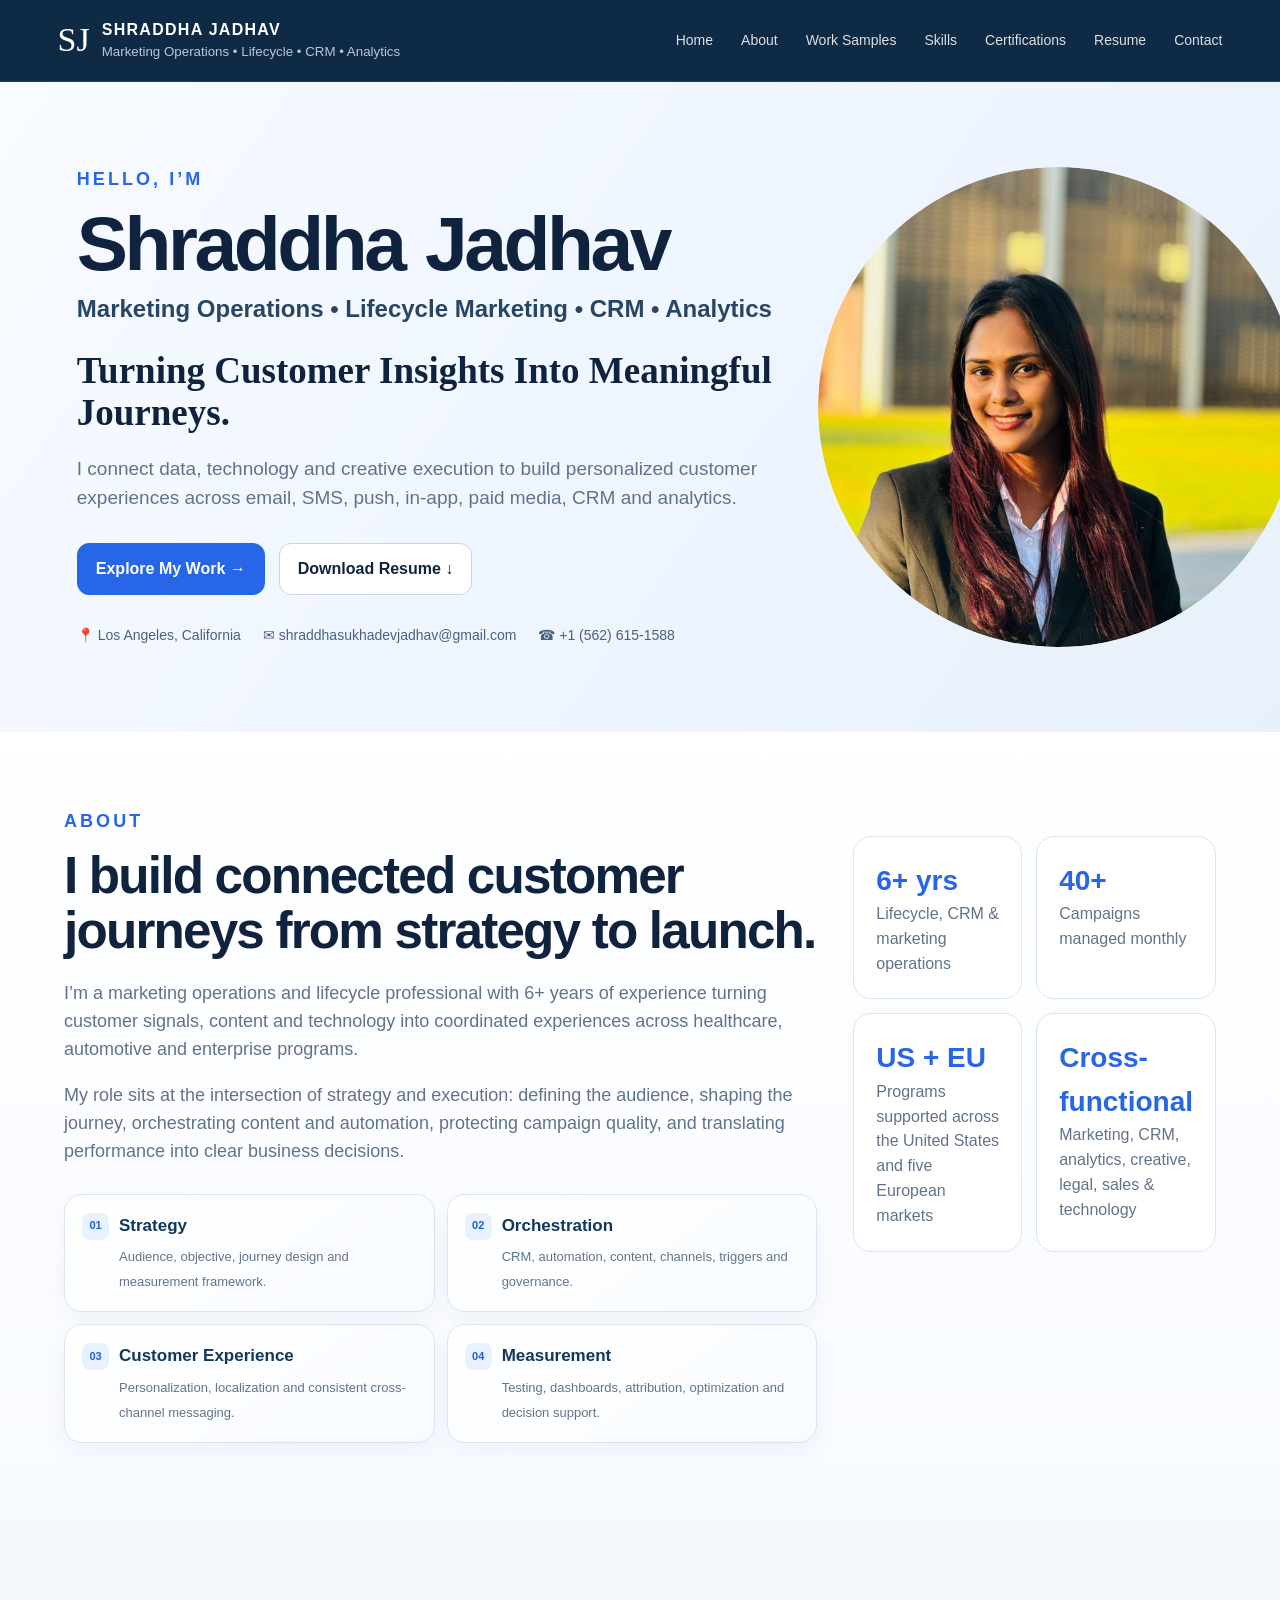
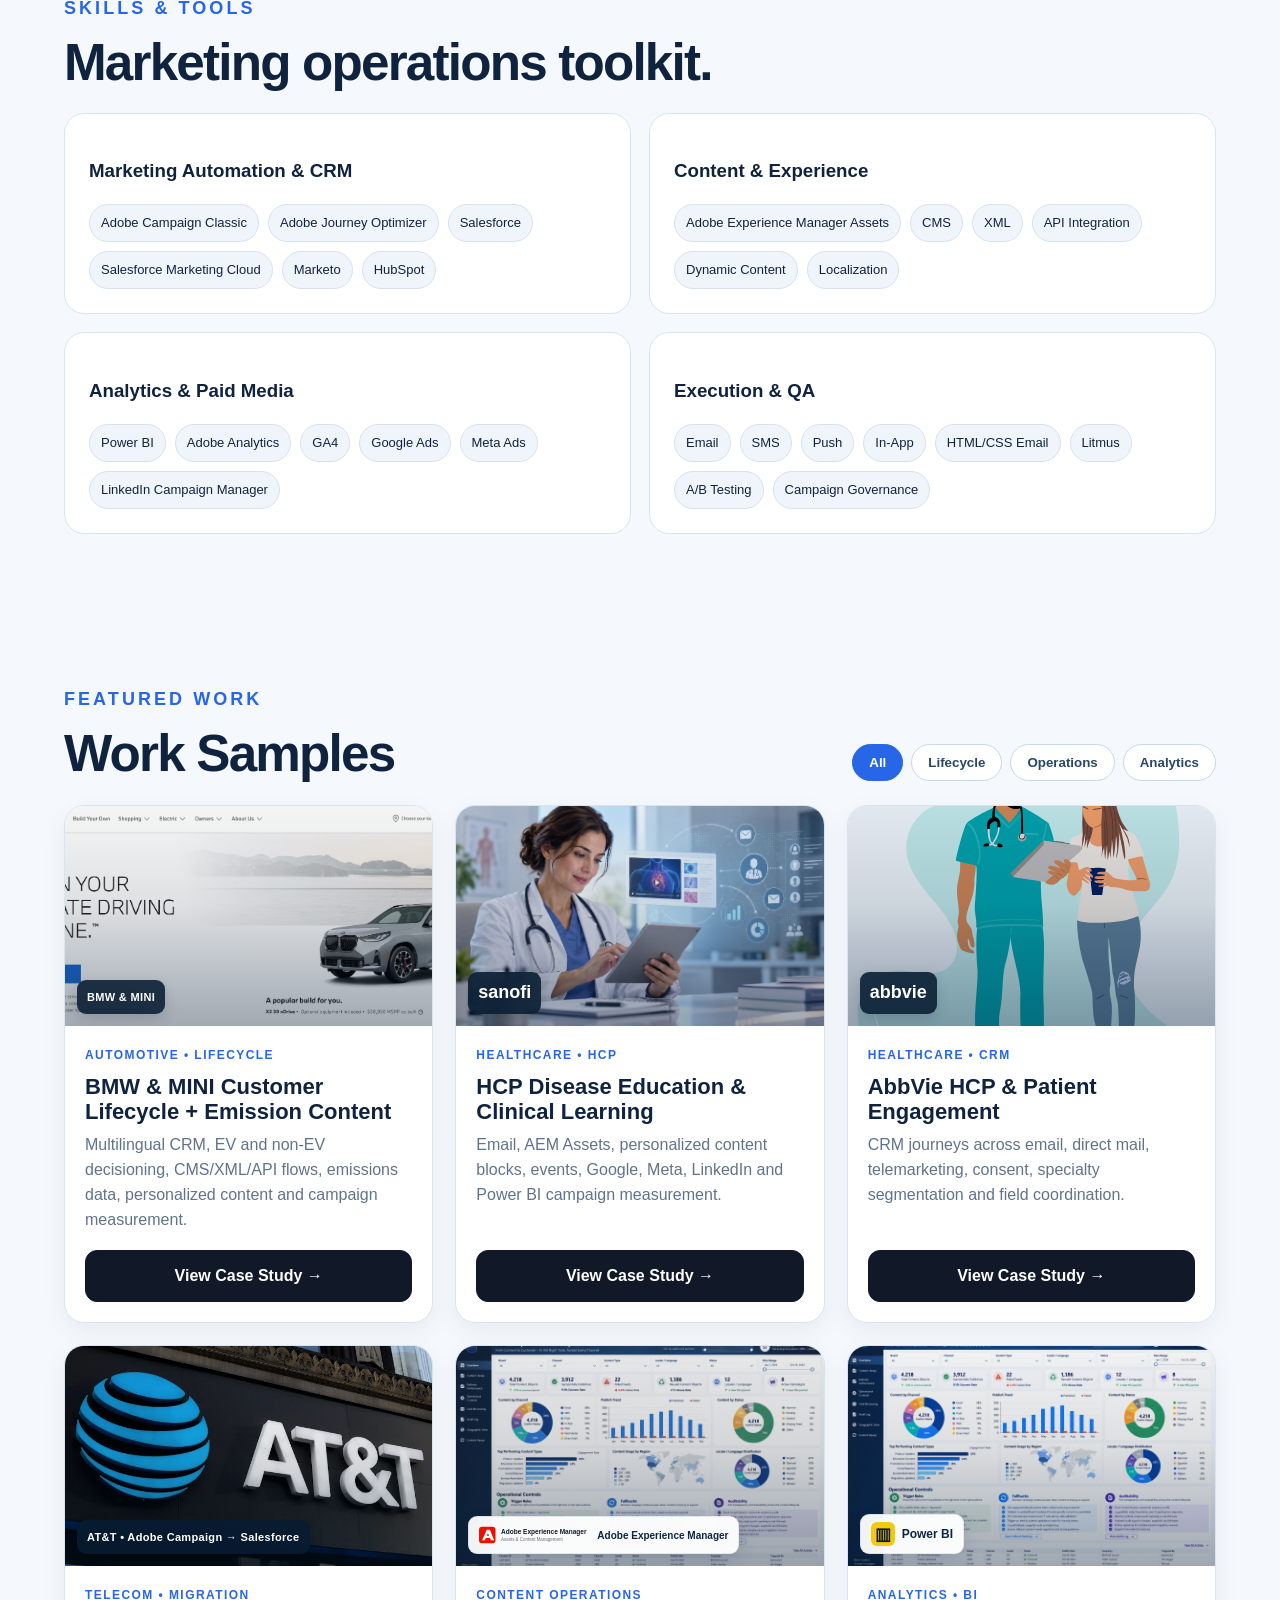
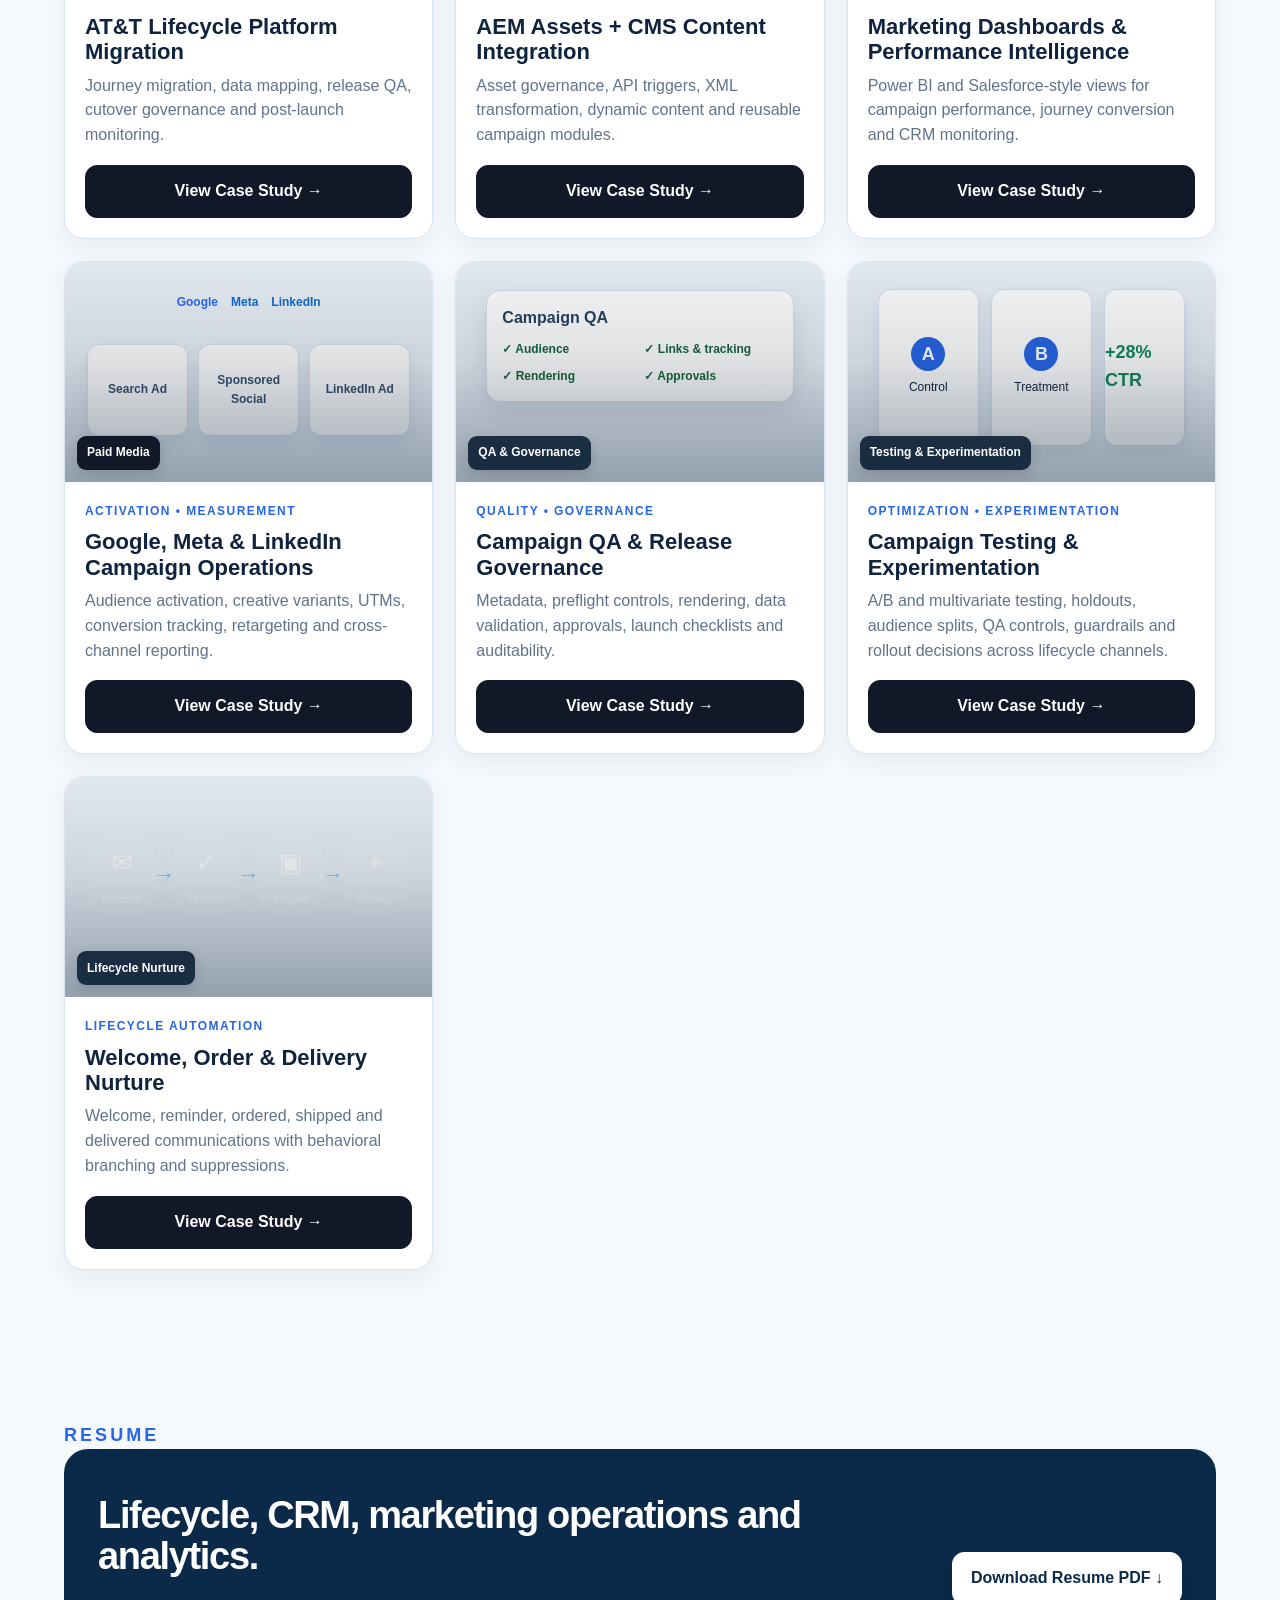
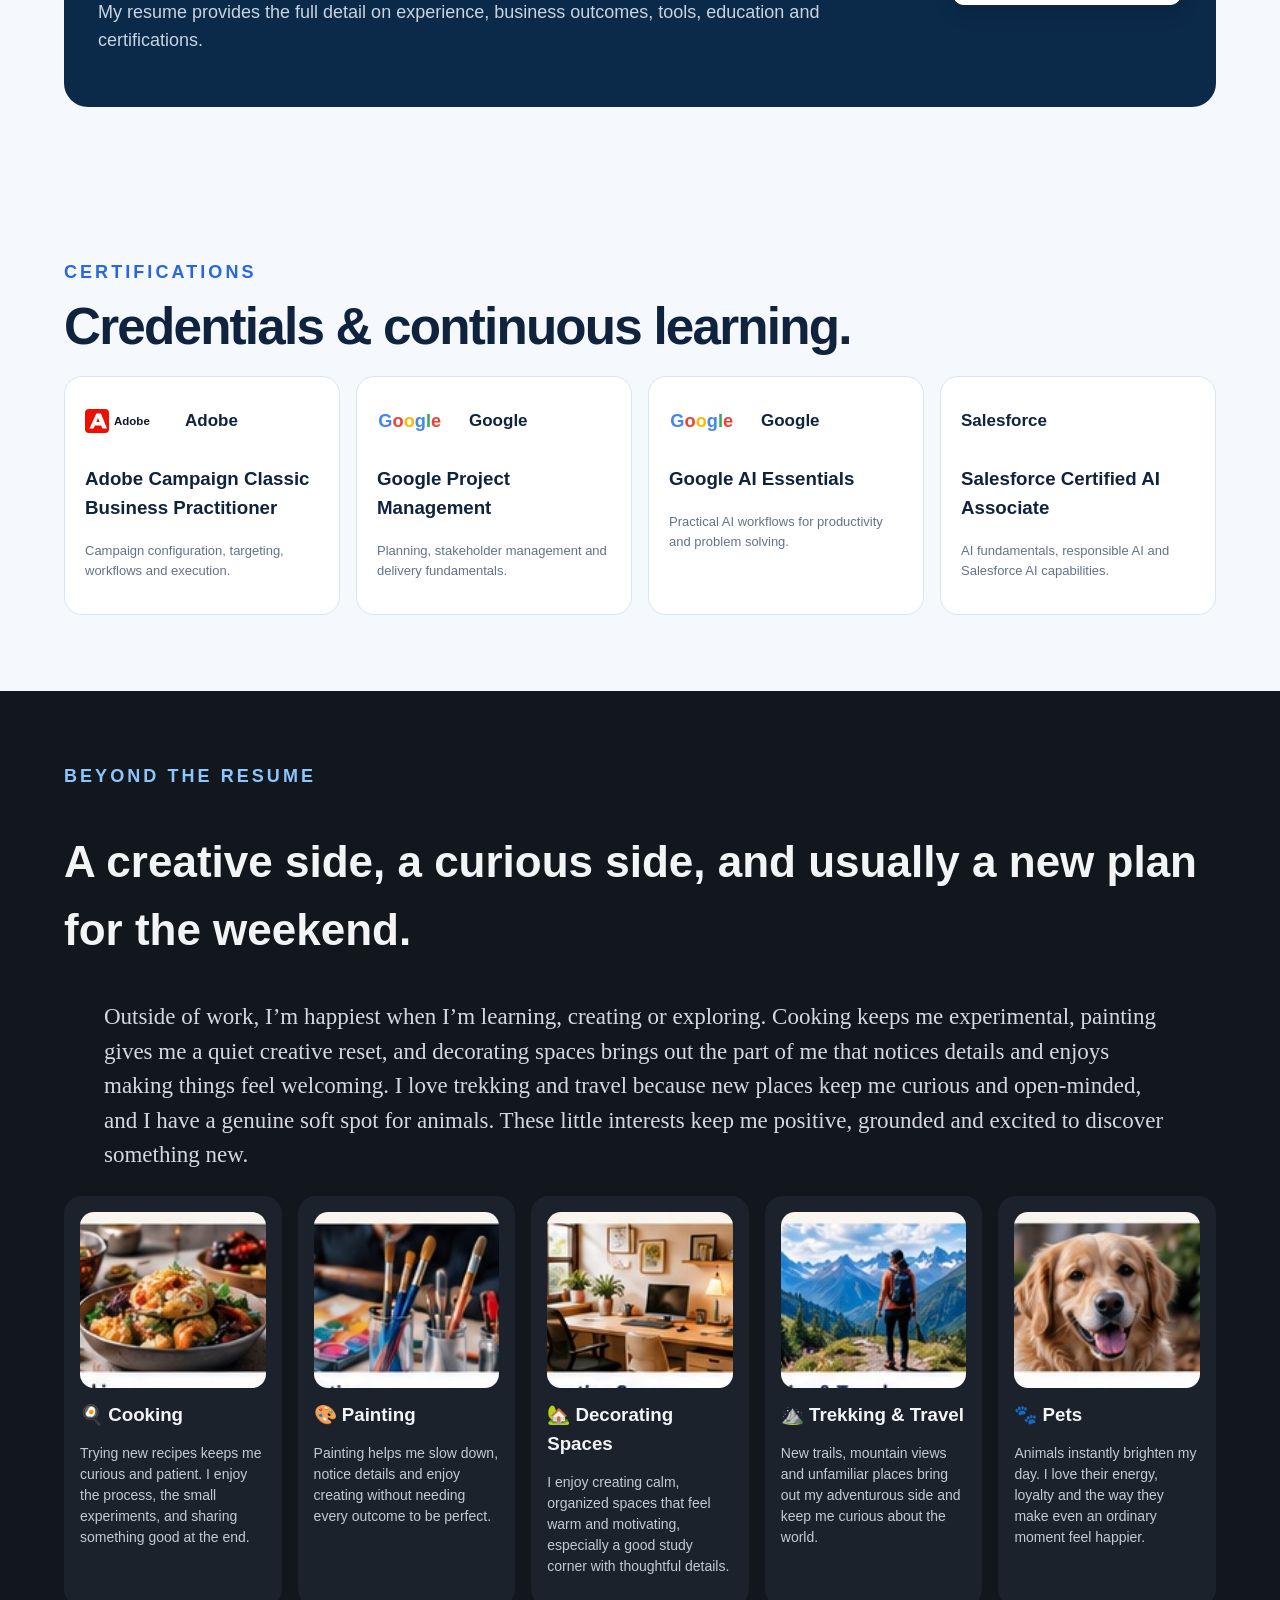
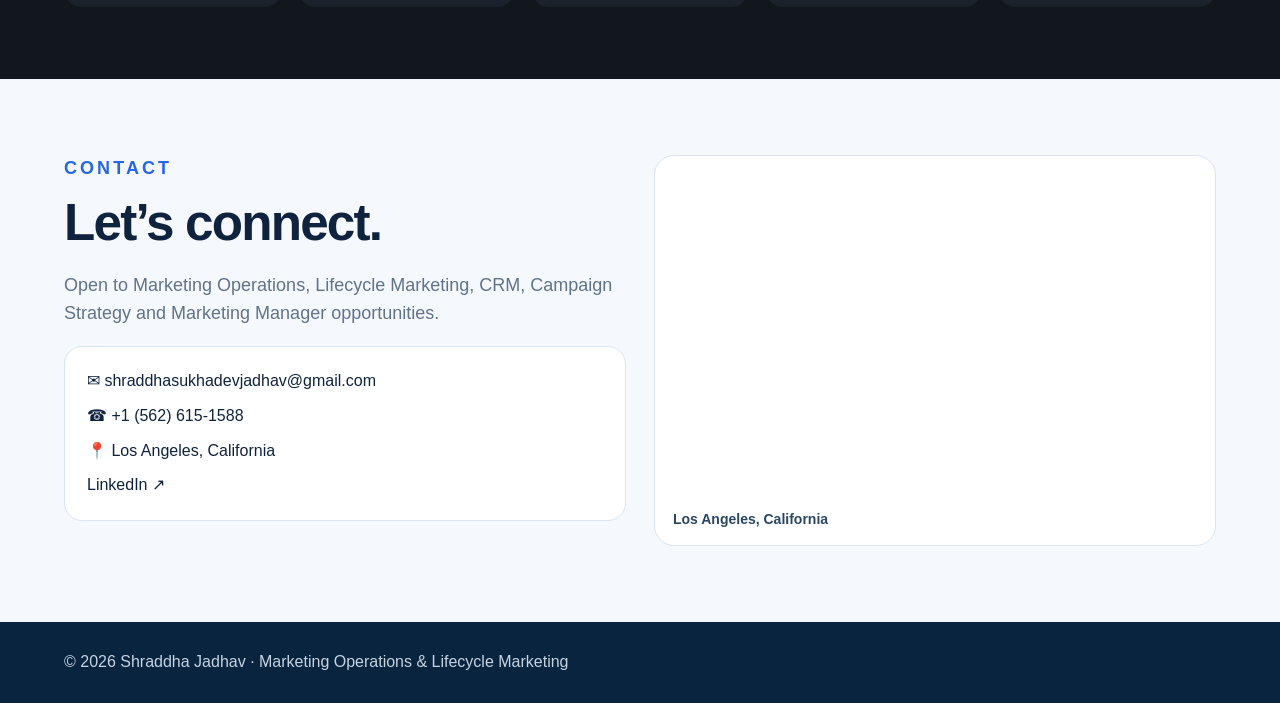
<file: index.html>
<!doctype html><html lang="en"><head><meta charset="utf-8"><meta name="viewport" content="width=device-width,initial-scale=1"><title>Shraddha Jadhav | Marketing Operations & Lifecycle Marketing</title><link rel="stylesheet" href="styles.css"></head><body>
<nav class="top-nav"><a class="brand-lockup" href="#home"><span class="monogram">SJ</span><span><b>SHRADDHA JADHAV</b><small>Marketing Operations • Lifecycle • CRM • Analytics</small></span></a><div class="nav-tabs"><a href="#home">Home</a><a href="#about">About</a><a href="#work">Work Samples</a><a href="#skills">Skills</a><a href="#certifications">Certifications</a><a href="#resume">Resume</a><a href="#contact">Contact</a></div></nav>
<header class="personal-hero" id="home"><div class="hero-copy"><div class="eyebrow">Hello, I’m</div><h1 class="name-display"><span class="animated-name" data-name="Shraddha Jadhav">Shraddha Jadhav</span></h1><h2 class="role-line">Marketing Operations • Lifecycle Marketing • CRM • Analytics</h2><h3 class="hero-tagline">Turning Customer Insights Into Meaningful Journeys.</h3><p class="hero-lead">I connect data, technology and creative execution to build personalized customer experiences across email, SMS, push, in-app, paid media, CRM and analytics.</p><div class="hero-actions"><a class="btn primary" href="#work">Explore My Work →</a><a class="btn ghost" href="assets/Shraddha_Jadhav_Resume.pdf" download onclick="showDownloadToast()">Download Resume ↓</a></div><div class="hero-meta"><span>📍 Los Angeles, California</span><span>✉ shraddhasukhadevjadhav@gmail.com</span><span>☎ +1 (562) 615-1588</span></div></div>
    
    
     
    
   <div class="profile-photo-wrapper">
    <img
        src="assets/shraddha.jpg"
        alt="Shraddha Jadhav"
        class="profile-photo"
    >
</div>
    



</div></header>
<section class="section about-section" id="about"><div class="section-kicker">About</div><div class="about-grid about-premium"><div><h2>I build connected customer journeys from strategy to launch.</h2><p class="section-intro">I’m a marketing operations and lifecycle professional with 6+ years of experience turning customer signals, content and technology into coordinated experiences across healthcare, automotive and enterprise programs.</p><p class="section-intro">My role sits at the intersection of strategy and execution: defining the audience, shaping the journey, orchestrating content and automation, protecting campaign quality, and translating performance into clear business decisions.</p><div class="about-pillars"><article><span>01</span><b>Strategy</b><small>Audience, objective, journey design and measurement framework.</small></article><article><span>02</span><b>Orchestration</b><small>CRM, automation, content, channels, triggers and governance.</small></article><article><span>03</span><b>Customer Experience</b><small>Personalization, localization and consistent cross-channel messaging.</small></article><article><span>04</span><b>Measurement</b><small>Testing, dashboards, attribution, optimization and decision support.</small></article></div></div><div class="about-stats"><div><strong>6+ yrs</strong><span>Lifecycle, CRM & marketing operations</span></div><div><strong>40+</strong><span>Campaigns managed monthly</span></div><div><strong>US + EU</strong><span>Programs supported across the United States and five European markets</span></div><div><strong>Cross-functional</strong><span>Marketing, CRM, analytics, creative, legal, sales & technology</span></div></div></div></section>
<section class="section skills-section" id="skills"><div class="section-kicker">Skills & Tools</div><h2>Marketing operations toolkit.</h2><div class="skill-groups"><div class="skill-box"><h3>Marketing Automation & CRM</h3><div class="chip-cloud"><span>Adobe Campaign Classic</span><span>Adobe Journey Optimizer</span><span>Salesforce</span><span>Salesforce Marketing Cloud</span><span>Marketo</span><span>HubSpot</span></div></div><div class="skill-box"><h3>Content & Experience</h3><div class="chip-cloud"><span>Adobe Experience Manager Assets</span><span>CMS</span><span>XML</span><span>API Integration</span><span>Dynamic Content</span><span>Localization</span></div></div><div class="skill-box"><h3>Analytics & Paid Media</h3><div class="chip-cloud"><span>Power BI</span><span>Adobe Analytics</span><span>GA4</span><span>Google Ads</span><span>Meta Ads</span><span>LinkedIn Campaign Manager</span></div></div><div class="skill-box"><h3>Execution & QA</h3><div class="chip-cloud"><span>Email</span><span>SMS</span><span>Push</span><span>In-App</span><span>HTML/CSS Email</span><span>Litmus</span><span>A/B Testing</span><span>Campaign Governance</span></div></div></div></section>
<section class="section" id="work"><div class="section-kicker">Featured Work</div><div class="project-head"><div><h2>Work Samples</h2></div><div class="project-filter"><button class="active" data-filter="all">All</button><button data-filter="lifecycle">Lifecycle</button><button data-filter="operations">Operations</button><button data-filter="analytics">Analytics</button></div></div><div class="project-grid">
<div class="project-card" data-cat="lifecycle operations"><div class="thumb brand-thumb bmw-thumb final-thumb"><img src="assets/bmw-portfolio.png" alt="BMW and MINI vehicles"><div class="brand-badge image-badge"><span>BMW &amp; MINI</span></div></div><div class="body"><span class="card-kicker">Automotive • Lifecycle</span><h3>BMW & MINI Customer Lifecycle + Emission Content</h3><p>Multilingual CRM, EV and non-EV decisioning, CMS/XML/API flows, emissions data, personalized content and campaign measurement.</p><a class="btn" href="projects/bmw-mini.html">View Case Study →</a></div></div>
<div class="project-card" data-cat="lifecycle analytics"><div class="thumb brand-thumb sanofi-thumb"><img src="assets/hcp-clinician.png" alt="HCP disease education project"><div class="brand-badge text-logo"><span>sanofi</span></div></div><div class="body"><span class="card-kicker">Healthcare • HCP</span><h3>HCP Disease Education & Clinical Learning</h3><p>Email, AEM Assets, personalized content blocks, events, Google, Meta, LinkedIn and Power BI campaign measurement.</p><a class="btn" href="projects/hcp.html">View Case Study →</a></div></div>
<div class="project-card" data-cat="lifecycle"><div class="thumb brand-thumb abbvie-thumb"><img src="assets/HCP.svg" alt="AbbVie healthcare CRM"><div class="brand-badge text-logo"><span>abbvie</span></div></div><div class="body"><span class="card-kicker">Healthcare • CRM</span><h3>AbbVie HCP & Patient Engagement</h3><p>CRM journeys across email, direct mail, telemarketing, consent, specialty segmentation and field coordination.</p><a class="btn" href="projects/abbvie.html">View Case Study →</a></div></div>
<div class="project-card" data-cat="operations"><div class="thumb brand-thumb att-thumb final-thumb"><img src="assets/network-health.png" alt="AT&T mobile network and lifecycle migration"><div class="brand-badge image-badge"><span>AT&amp;T • Adobe Campaign → Salesforce</span></div></div><div class="body"><span class="card-kicker">Telecom • Migration</span><h3>AT&T Lifecycle Platform Migration</h3><p>Journey migration, data mapping, release QA, cutover governance and post-launch monitoring.</p><a class="btn" href="projects/att.html">View Case Study →</a></div></div>
<div class="project-card" data-cat="operations"><div class="thumb brand-thumb aem-thumb final-thumb"><img src="assets/dashboard-reference.png" alt="Adobe Experience Manager Assets interface"><div class="brand-badge light-badge"><img src="assets/aem_logo.svg" alt="Adobe Experience Manager"><span>Adobe Experience Manager</span></div></div><div class="body"><span class="card-kicker">Content Operations</span><h3>AEM Assets + CMS Content Integration</h3><p>Asset governance, API triggers, XML transformation, dynamic content and reusable campaign modules.</p><a class="btn" href="projects/cms.html">View Case Study →</a></div></div>
<div class="project-card" data-cat="analytics"><div class="thumb brand-thumb pbi-thumb"><img src="assets/dashboard-reference.png" alt="Power BI marketing dashboards"><div class="brand-badge light-badge compact-badge"><span class="pbi-mark">▥</span><span>Power BI</span></div></div><div class="body"><span class="card-kicker">Analytics • BI</span><h3>Marketing Dashboards & Performance Intelligence</h3><p>Power BI and Salesforce-style views for campaign performance, journey conversion and CRM monitoring.</p><a class="btn" href="projects/powerbi.html">View Case Study →</a></div></div>
<div class="project-card" data-cat="analytics"><div class="thumb brand-thumb paid-thumb final-thumb paid-final"><div class="paid-logo-row local-wordmarks"><span class="google-word">Google</span><span class="meta-word">Meta</span><span class="linkedin-word">LinkedIn</span></div><div class="paid-preview-row"><div>Search Ad</div><div>Sponsored Social</div><div>LinkedIn Ad</div></div><div class="brand-badge dark-badge"><span>Paid Media</span></div></div><div class="body"><span class="card-kicker">Activation • Measurement</span><h3>Google, Meta & LinkedIn Campaign Operations</h3><p>Audience activation, creative variants, UTMs, conversion tracking, retargeting and cross-channel reporting.</p><a class="btn" href="projects/paid-media.html">View Case Study →</a></div></div>
<div class="project-card" data-cat="operations"><div class="thumb brand-thumb qa-thumb final-thumb"><div class="qa-checklist"><b>Campaign QA</b><span>✓ Audience</span><span>✓ Links & tracking</span><span>✓ Rendering</span><span>✓ Approvals</span></div><div class="brand-badge"><span>QA &amp; Governance</span></div></div><div class="body"><span class="card-kicker">Quality • Governance</span><h3>Campaign QA & Release Governance</h3><p>Metadata, preflight controls, rendering, data validation, approvals, launch checklists and auditability.</p><a class="btn" href="projects/qa.html">View Case Study →</a></div></div>
<div class="project-card" data-cat="lifecycle analytics operations"><div class="thumb brand-thumb test-thumb final-thumb"><div class="ab-preview"><div><b>A</b><span>Control</span></div><div><b>B</b><span>Treatment</span></div><strong>+28% CTR</strong></div><div class="brand-badge"><span>Testing & Experimentation</span></div></div><div class="body"><span class="card-kicker">Optimization • Experimentation</span><h3>Campaign Testing & Experimentation</h3><p>A/B and multivariate testing, holdouts, audience splits, QA controls, guardrails and rollout decisions across lifecycle channels.</p><a class="btn" href="projects/testing.html">View Case Study →</a></div></div>
<div class="project-card" data-cat="lifecycle"><div class="thumb brand-thumb nurture-thumb final-thumb"><div class="order-flow"><span>✉<small>Welcome</small></span><b>→</b><span>✓<small>Ordered</small></span><b>→</b><span>▣<small>Shipped</small></span><b>→</b><span>⌖<small>Delivery</small></span></div><div class="brand-badge"><span>Lifecycle Nurture</span></div></div><div class="body"><span class="card-kicker">Lifecycle Automation</span><h3>Welcome, Order & Delivery Nurture</h3><p>Welcome, reminder, ordered, shipped and delivered communications with behavioral branching and suppressions.</p><a class="btn" href="projects/nurture.html">View Case Study →</a></div></div>
</div></section>
<section class="section resume-section" id="resume"><div class="section-kicker">Resume</div><div class="resume-simple"><div><h2>Lifecycle, CRM, marketing operations and analytics.</h2><p class="section-intro">My resume provides the full detail on experience, business outcomes, tools, education and certifications.</p></div><a class="resume-download" href="assets/Shraddha_Jadhav_Resume.pdf" download onclick="showDownloadToast()">Download Resume PDF ↓</a></div></section>
<section class="section cert-section" id="certifications"><div class="section-kicker">Certifications</div><h2>Credentials & continuous learning.</h2><div class="cert-grid"><div class="cert-card logo-cert"><div class="cert-brand"><img src="assets/adobe_logo.svg" alt="Adobe logo"><span>Adobe</span></div><h3>Adobe Campaign Classic Business Practitioner</h3><p>Campaign configuration, targeting, workflows and execution.</p></div><div class="cert-card logo-cert"><div class="cert-brand google-brand"><img src="assets/google_logo.svg" alt="Google logo"><span>Google</span></div><h3>Google Project Management</h3><p>Planning, stakeholder management and delivery fundamentals.</p></div><div class="cert-card logo-cert"><div class="cert-brand google-brand"><img src="assets/google_logo.svg" alt="Google logo"><span>Google</span></div><h3>Google AI Essentials</h3><p>Practical AI workflows for productivity and problem solving.</p></div><div class="cert-card logo-cert"><div class="cert-brand"><span>Salesforce</span></div><h3>Salesforce Certified AI Associate</h3><p>AI fundamentals, responsible AI and Salesforce AI capabilities.</p></div></div></section>
<section class="beyond" id="beyond"><div class="beyond-copy"><div class="section-kicker light">Beyond the Resume</div><h2>A creative side, a curious side, and usually a new plan for the weekend.</h2><blockquote>Outside of work, I’m happiest when I’m learning, creating or exploring. Cooking keeps me experimental, painting gives me a quiet creative reset, and decorating spaces brings out the part of me that notices details and enjoys making things feel welcoming. I love trekking and travel because new places keep me curious and open-minded, and I have a genuine soft spot for animals. These little interests keep me positive, grounded and excited to discover something new.</blockquote></div><div class="hobby-grid five"><div class="hobby"><img class="hobby-img" src="assets/cooking_v13.jpg" alt="Cooking"><h3>🍳 Cooking</h3><p>Trying new recipes keeps me curious and patient. I enjoy the process, the small experiments, and sharing something good at the end.</p></div><div class="hobby"><img class="hobby-img" src="assets/painting_v13.jpg" alt="Painting"><h3>🎨 Painting</h3><p>Painting helps me slow down, notice details and enjoy creating without needing every outcome to be perfect.</p></div><div class="hobby"><img class="hobby-img" src="assets/decor_v13.jpg" alt="Decorating spaces"><h3>🏡 Decorating Spaces</h3><p>I enjoy creating calm, organized spaces that feel warm and motivating, especially a good study corner with thoughtful details.</p></div><div class="hobby"><img class="hobby-img" src="assets/trekking_v13.jpg" alt="Trekking and travel"><h3>⛰️ Trekking &amp; Travel</h3><p>New trails, mountain views and unfamiliar places bring out my adventurous side and keep me curious about the world.</p></div><div class="hobby"><img class="hobby-img" src="assets/pets_v13.jpg" alt="Pets"><h3>🐾 Pets</h3><p>Animals instantly brighten my day. I love their energy, loyalty and the way they make even an ordinary moment feel happier.</p></div></div></section>
<section class="section contact-section" id="contact"><div class="contact-copy"><div class="section-kicker">Contact</div><h2>Let’s connect.</h2><p class="section-intro">Open to Marketing Operations, Lifecycle Marketing, CRM, Campaign Strategy and Marketing Manager opportunities.</p><div class="contact-card"><a href="mailto:shraddhasukhadevjadhav@gmail.com">✉ shraddhasukhadevjadhav@gmail.com</a><a href="tel:+15626151588">☎ +1 (562) 615-1588</a><span>📍 Los Angeles, California</span><a href="#">LinkedIn ↗</a></div></div><div class="map-card"><iframe title="Los Angeles map" src="https://www.openstreetmap.org/export/embed.html?bbox=-118.65%2C33.72%2C-117.95%2C34.34&amp;layer=mapnik&amp;marker=34.0522%2C-118.2437"></iframe><div class="map-caption"><b>Los Angeles, California</b></div></div></section>
<footer class="footer">© 2026 Shraddha Jadhav · Marketing Operations & Lifecycle Marketing</footer><div id="downloadToast" class="download-toast">Resume download started ✓</div>
<script>
function showDownloadToast(){const t=document.getElementById('downloadToast');t.classList.add('show');setTimeout(()=>t.classList.remove('show'),2400)}
function animateName(){const el=document.querySelector('.animated-name');if(!el)return;const text=el.dataset.name||'Shraddha Jadhav';el.innerHTML='';[...text].forEach((ch,i)=>{const sp=document.createElement('span');if(ch===' '){sp.className='name-gap';sp.innerHTML='&nbsp;'}else{sp.className='name-letter';sp.textContent=ch;sp.style.setProperty('--i',i)}el.appendChild(sp)});}
animateName();
setInterval(()=>{animateName()},30000);
document.querySelectorAll('.project-filter button').forEach(btn=>btn.addEventListener('click',()=>{document.querySelectorAll('.project-filter button').forEach(b=>b.classList.remove('active'));btn.classList.add('active');const f=btn.dataset.filter;document.querySelectorAll('.project-card').forEach(card=>card.style.display=(f==='all'||card.dataset.cat.includes(f))?'flex':'none')}));
</script></body></html>
</file>
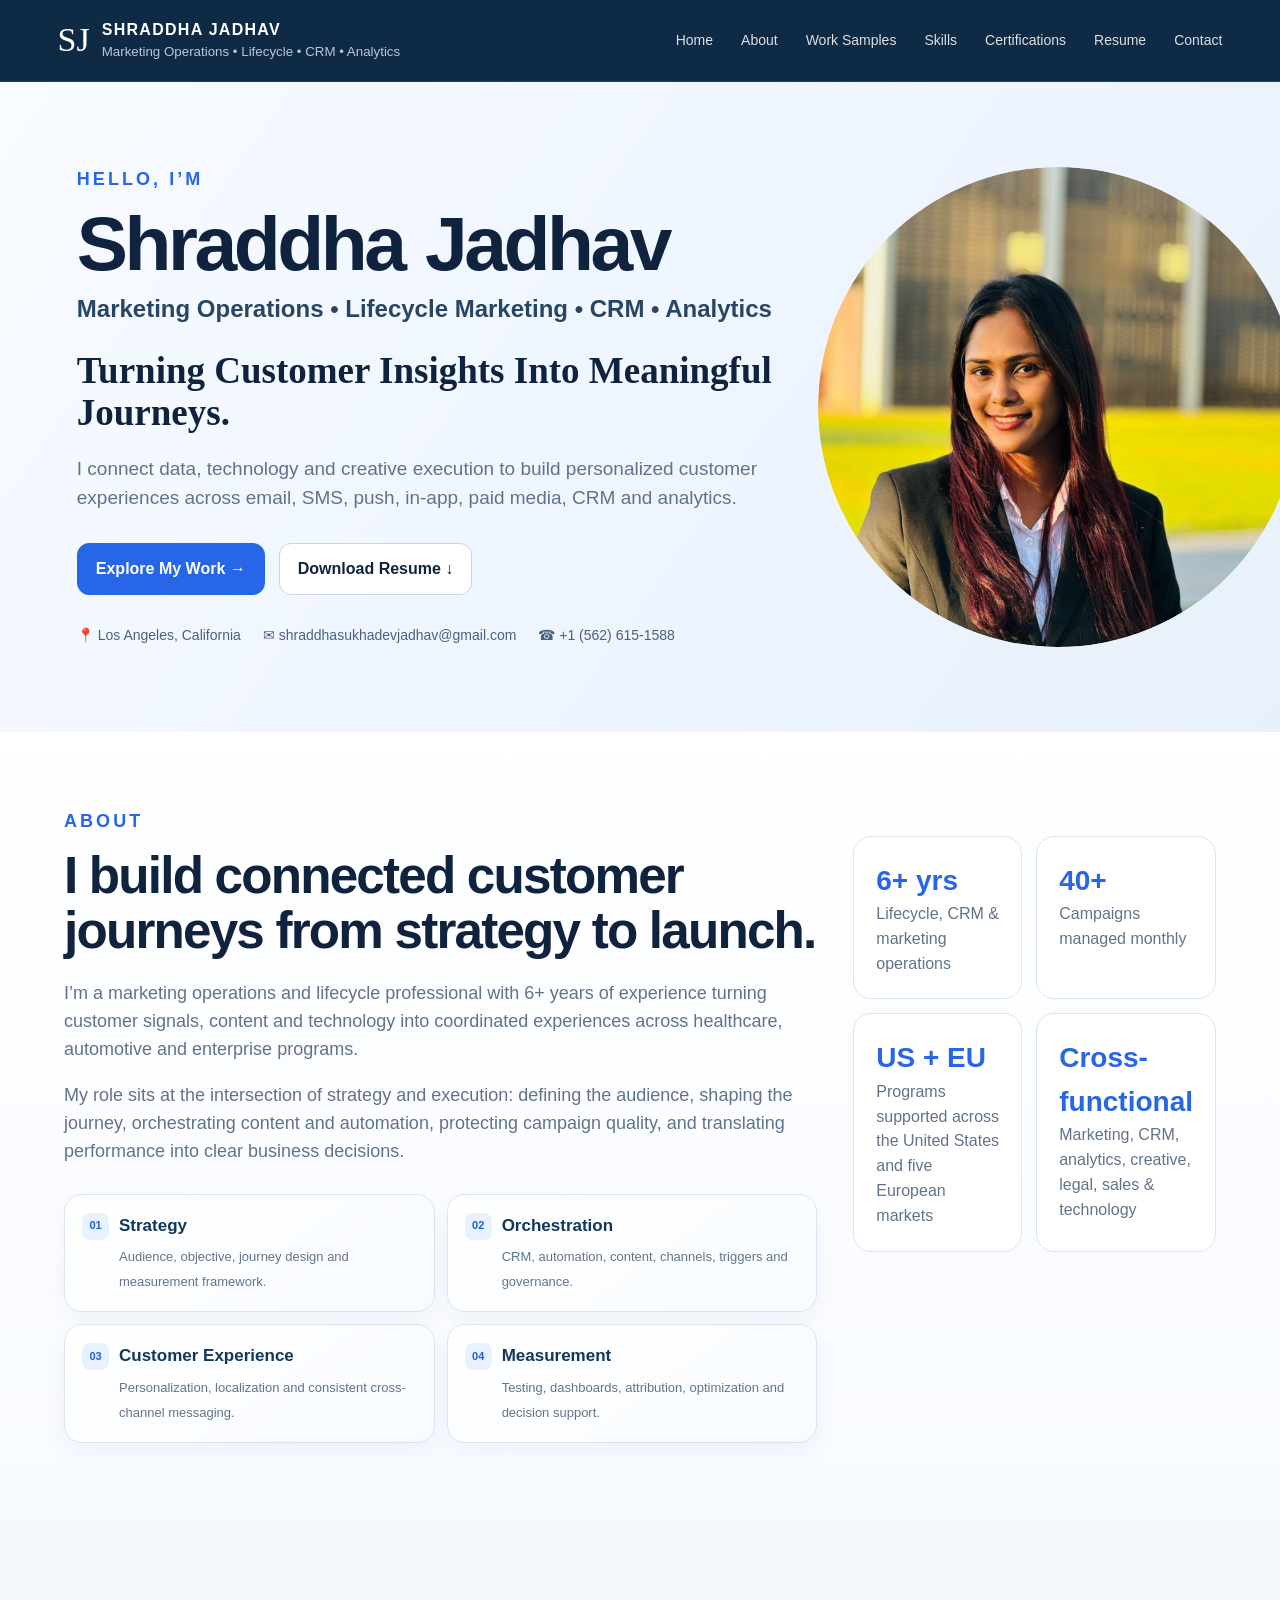
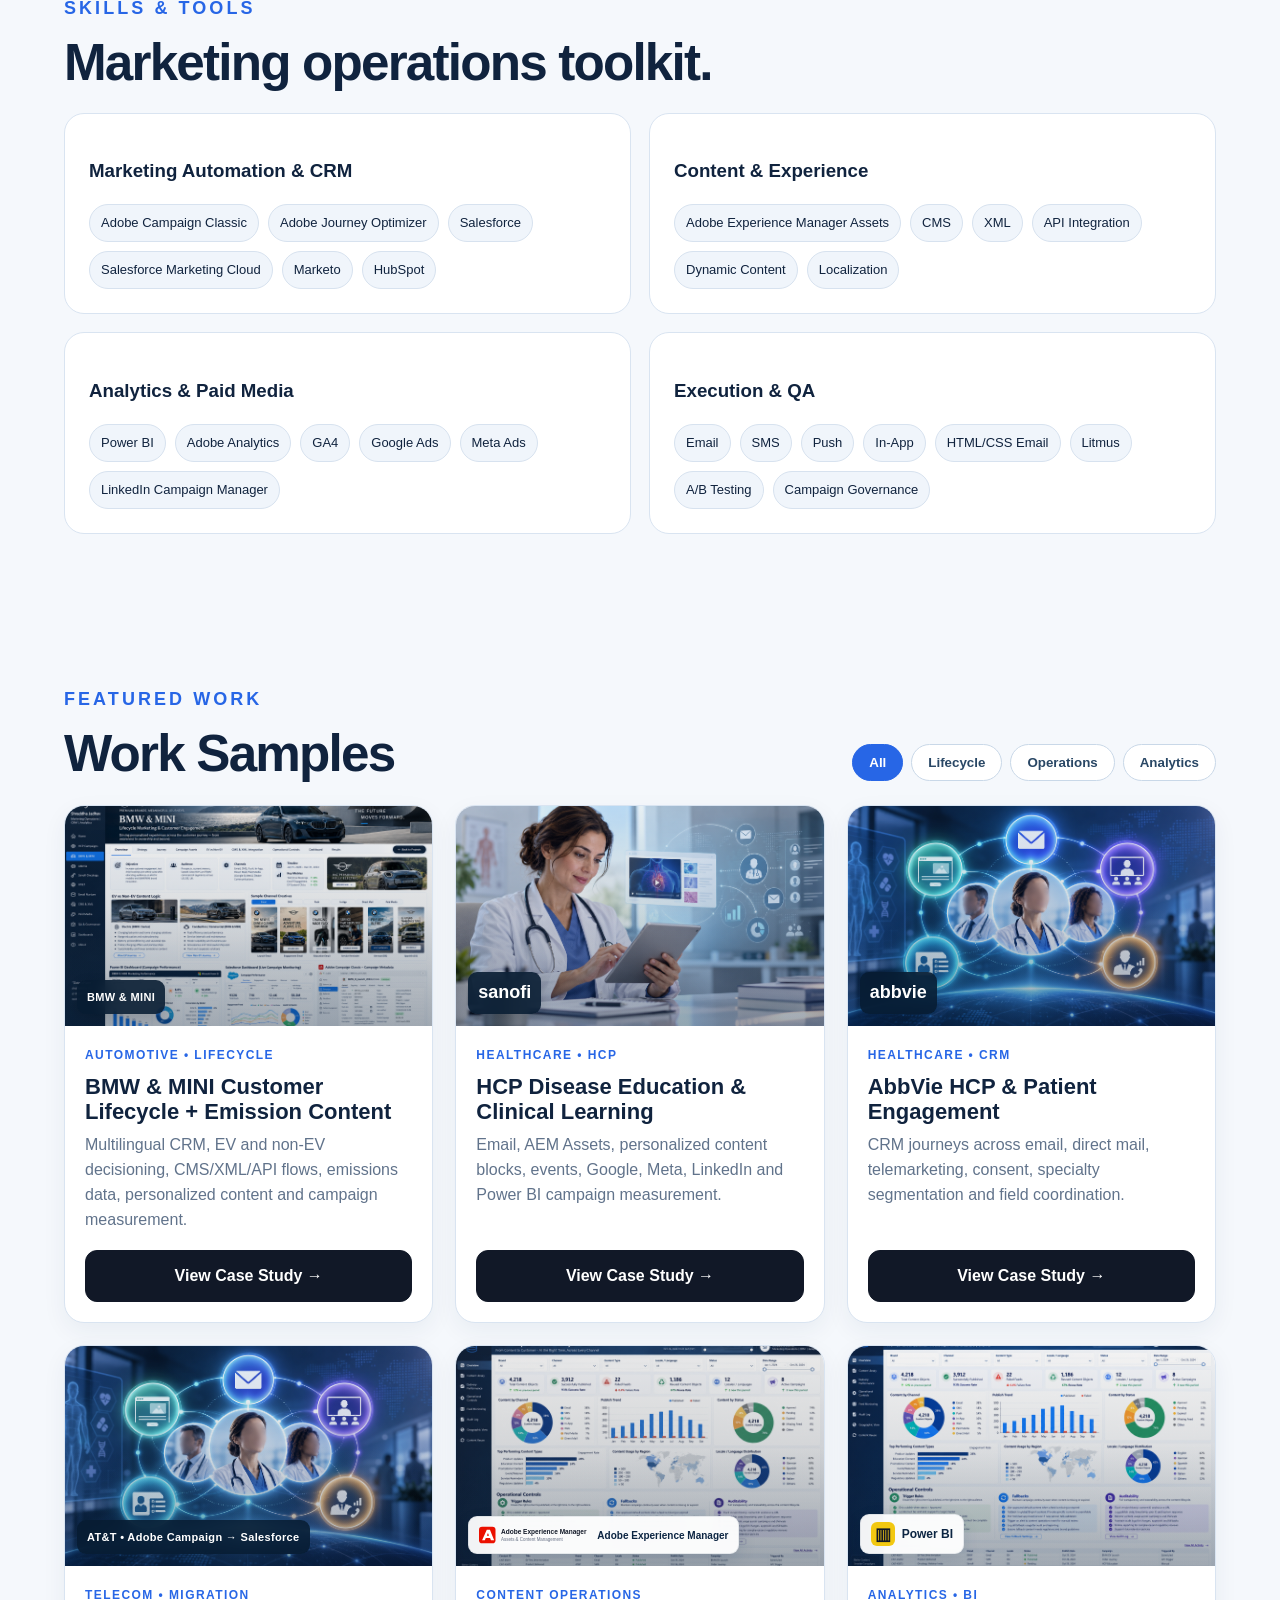
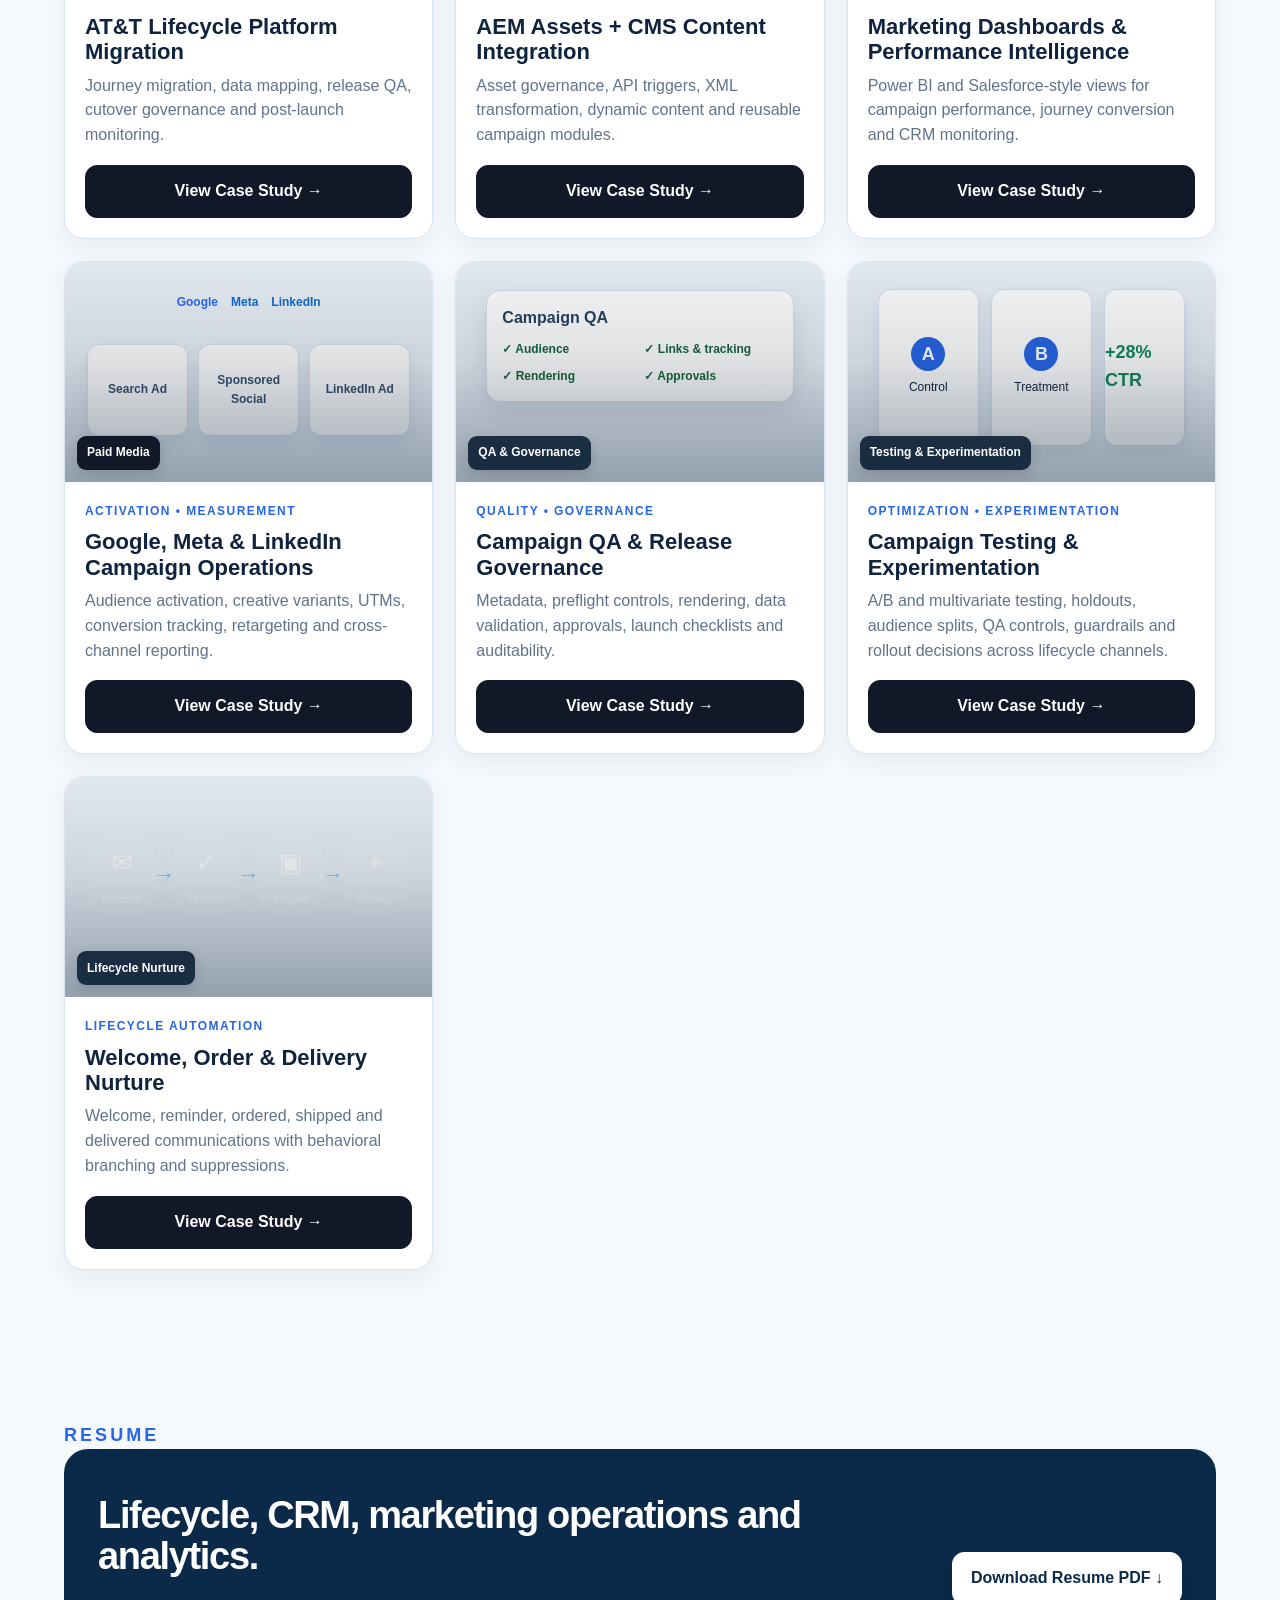
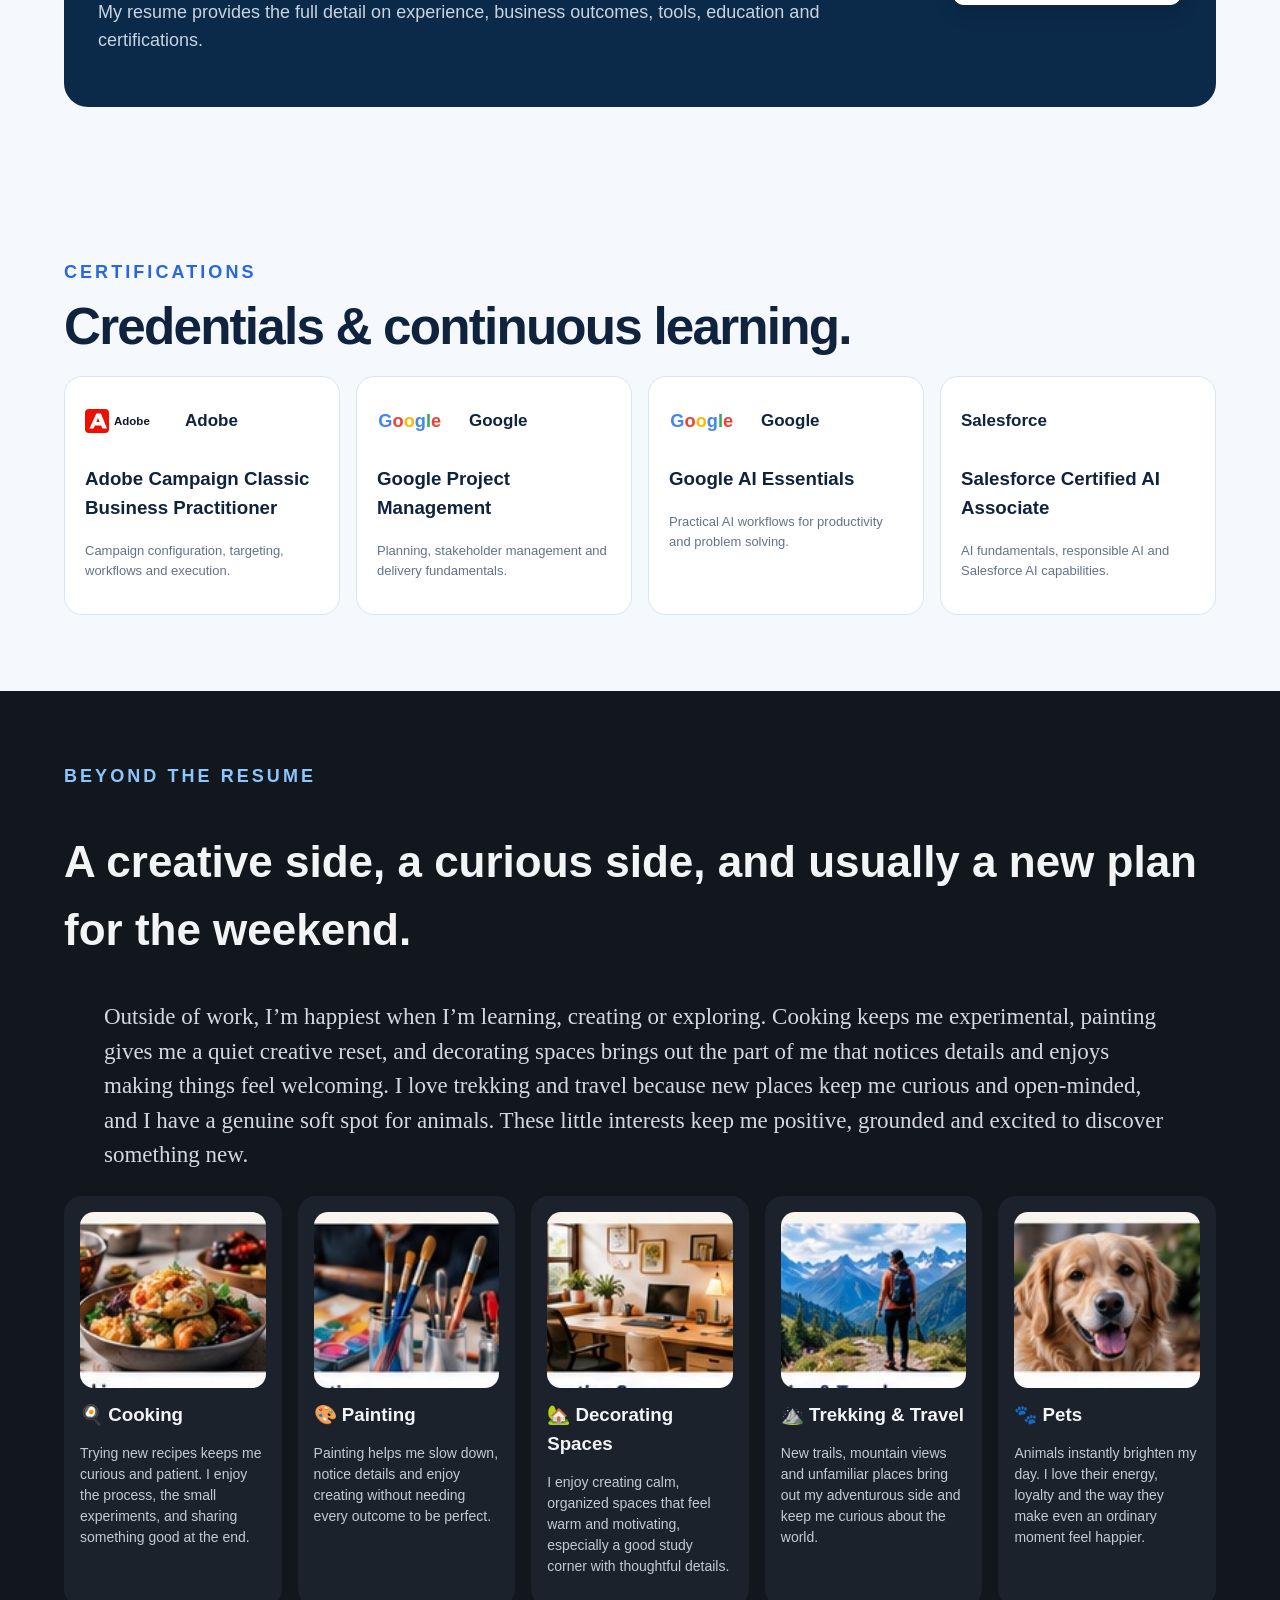
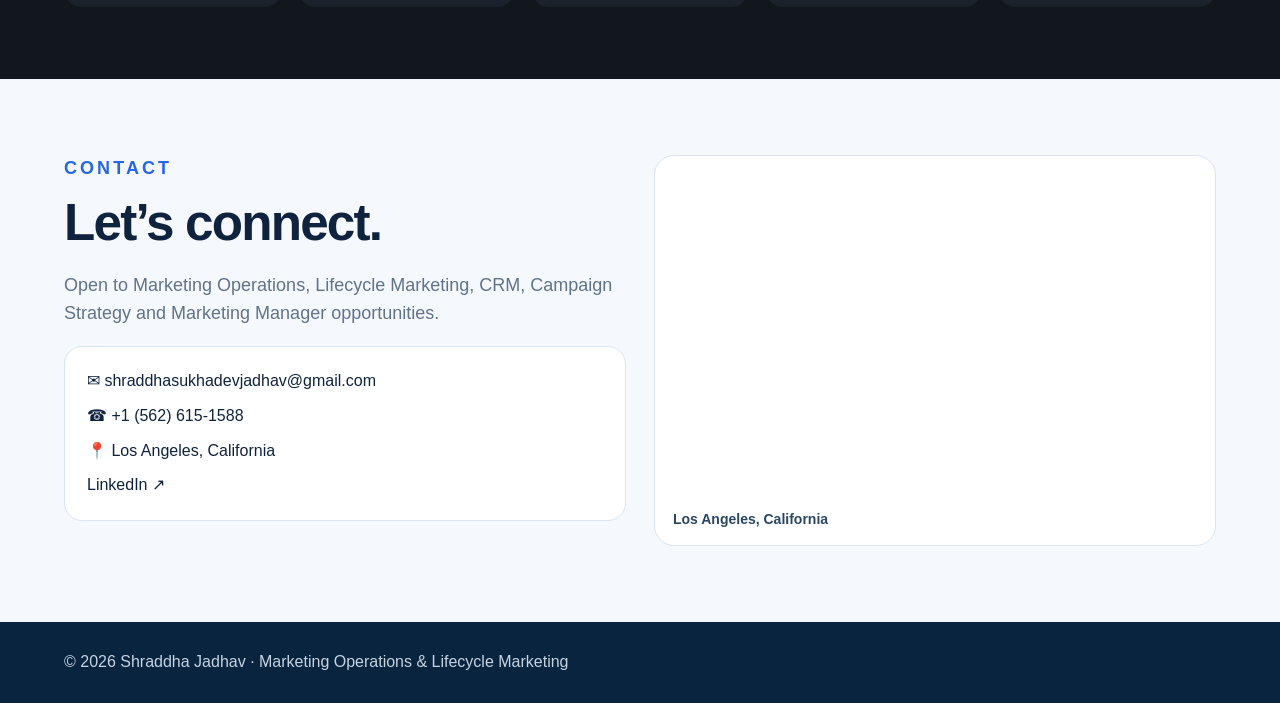
<file: Shraddha Jadhav Portfolio/index.html>
<!doctype html><html lang="en"><head><meta charset="utf-8"><meta name="viewport" content="width=device-width,initial-scale=1"><title>Shraddha Jadhav | Marketing Operations & Lifecycle Marketing</title><link rel="stylesheet" href="styles.css"></head><body>
<nav class="top-nav"><a class="brand-lockup" href="#home"><span class="monogram">SJ</span><span><b>SHRADDHA JADHAV</b><small>Marketing Operations • Lifecycle • CRM • Analytics</small></span></a><div class="nav-tabs"><a href="#home">Home</a><a href="#about">About</a><a href="#work">Work Samples</a><a href="#skills">Skills</a><a href="#certifications">Certifications</a><a href="#resume">Resume</a><a href="#contact">Contact</a></div></nav>
<header class="personal-hero" id="home"><div class="hero-copy"><div class="eyebrow">Hello, I’m</div><h1 class="name-display"><span class="animated-name" data-name="Shraddha Jadhav">Shraddha Jadhav</span></h1><h2 class="role-line">Marketing Operations • Lifecycle Marketing • CRM • Analytics</h2><h3 class="hero-tagline">Turning Customer Insights Into Meaningful Journeys.</h3><p class="hero-lead">I connect data, technology and creative execution to build personalized customer experiences across email, SMS, push, in-app, paid media, CRM and analytics.</p><div class="hero-actions"><a class="btn primary" href="#work">Explore My Work →</a><a class="btn ghost" href="assets/Shraddha_Jadhav_Resume.pdf" download onclick="showDownloadToast()">Download Resume ↓</a></div><div class="hero-meta"><span>📍 Los Angeles, California</span><span>✉ shraddhasukhadevjadhav@gmail.com</span><span>☎ +1 (562) 615-1588</span></div></div>
    
    
     
    
   <div class="profile-photo-wrapper">
    <img
        src="assets/shraddha.jpg"
        alt="Shraddha Jadhav"
        class="profile-photo"
    >
</div>
    



</div></header>
<section class="section about-section" id="about"><div class="section-kicker">About</div><div class="about-grid about-premium"><div><h2>I build connected customer journeys from strategy to launch.</h2><p class="section-intro">I’m a marketing operations and lifecycle professional with 6+ years of experience turning customer signals, content and technology into coordinated experiences across healthcare, automotive and enterprise programs.</p><p class="section-intro">My role sits at the intersection of strategy and execution: defining the audience, shaping the journey, orchestrating content and automation, protecting campaign quality, and translating performance into clear business decisions.</p><div class="about-pillars"><article><span>01</span><b>Strategy</b><small>Audience, objective, journey design and measurement framework.</small></article><article><span>02</span><b>Orchestration</b><small>CRM, automation, content, channels, triggers and governance.</small></article><article><span>03</span><b>Customer Experience</b><small>Personalization, localization and consistent cross-channel messaging.</small></article><article><span>04</span><b>Measurement</b><small>Testing, dashboards, attribution, optimization and decision support.</small></article></div></div><div class="about-stats"><div><strong>6+ yrs</strong><span>Lifecycle, CRM & marketing operations</span></div><div><strong>40+</strong><span>Campaigns managed monthly</span></div><div><strong>US + EU</strong><span>Programs supported across the United States and five European markets</span></div><div><strong>Cross-functional</strong><span>Marketing, CRM, analytics, creative, legal, sales & technology</span></div></div></div></section>
<section class="section skills-section" id="skills"><div class="section-kicker">Skills & Tools</div><h2>Marketing operations toolkit.</h2><div class="skill-groups"><div class="skill-box"><h3>Marketing Automation & CRM</h3><div class="chip-cloud"><span>Adobe Campaign Classic</span><span>Adobe Journey Optimizer</span><span>Salesforce</span><span>Salesforce Marketing Cloud</span><span>Marketo</span><span>HubSpot</span></div></div><div class="skill-box"><h3>Content & Experience</h3><div class="chip-cloud"><span>Adobe Experience Manager Assets</span><span>CMS</span><span>XML</span><span>API Integration</span><span>Dynamic Content</span><span>Localization</span></div></div><div class="skill-box"><h3>Analytics & Paid Media</h3><div class="chip-cloud"><span>Power BI</span><span>Adobe Analytics</span><span>GA4</span><span>Google Ads</span><span>Meta Ads</span><span>LinkedIn Campaign Manager</span></div></div><div class="skill-box"><h3>Execution & QA</h3><div class="chip-cloud"><span>Email</span><span>SMS</span><span>Push</span><span>In-App</span><span>HTML/CSS Email</span><span>Litmus</span><span>A/B Testing</span><span>Campaign Governance</span></div></div></div></section>
<section class="section" id="work"><div class="section-kicker">Featured Work</div><div class="project-head"><div><h2>Work Samples</h2></div><div class="project-filter"><button class="active" data-filter="all">All</button><button data-filter="lifecycle">Lifecycle</button><button data-filter="operations">Operations</button><button data-filter="analytics">Analytics</button></div></div><div class="project-grid">
<div class="project-card" data-cat="lifecycle operations"><div class="thumb brand-thumb bmw-thumb final-thumb"><img src="assets/bmw-portfolio.png" alt="BMW and MINI vehicles"><div class="brand-badge image-badge"><span>BMW &amp; MINI</span></div></div><div class="body"><span class="card-kicker">Automotive • Lifecycle</span><h3>BMW & MINI Customer Lifecycle + Emission Content</h3><p>Multilingual CRM, EV and non-EV decisioning, CMS/XML/API flows, emissions data, personalized content and campaign measurement.</p><a class="btn" href="projects/bmw-mini.html">View Case Study →</a></div></div>
<div class="project-card" data-cat="lifecycle analytics"><div class="thumb brand-thumb sanofi-thumb"><img src="assets/hcp-clinician.png" alt="HCP disease education project"><div class="brand-badge text-logo"><span>sanofi</span></div></div><div class="body"><span class="card-kicker">Healthcare • HCP</span><h3>HCP Disease Education & Clinical Learning</h3><p>Email, AEM Assets, personalized content blocks, events, Google, Meta, LinkedIn and Power BI campaign measurement.</p><a class="btn" href="projects/hcp.html">View Case Study →</a></div></div>
<div class="project-card" data-cat="lifecycle"><div class="thumb brand-thumb abbvie-thumb"><img src="assets/network-health.png" alt="AbbVie healthcare CRM"><div class="brand-badge text-logo"><span>abbvie</span></div></div><div class="body"><span class="card-kicker">Healthcare • CRM</span><h3>AbbVie HCP & Patient Engagement</h3><p>CRM journeys across email, direct mail, telemarketing, consent, specialty segmentation and field coordination.</p><a class="btn" href="projects/abbvie.html">View Case Study →</a></div></div>
<div class="project-card" data-cat="operations"><div class="thumb brand-thumb att-thumb final-thumb"><img src="assets/network-health.png" alt="AT&T mobile network and lifecycle migration"><div class="brand-badge image-badge"><span>AT&amp;T • Adobe Campaign → Salesforce</span></div></div><div class="body"><span class="card-kicker">Telecom • Migration</span><h3>AT&T Lifecycle Platform Migration</h3><p>Journey migration, data mapping, release QA, cutover governance and post-launch monitoring.</p><a class="btn" href="projects/att.html">View Case Study →</a></div></div>
<div class="project-card" data-cat="operations"><div class="thumb brand-thumb aem-thumb final-thumb"><img src="assets/dashboard-reference.png" alt="Adobe Experience Manager Assets interface"><div class="brand-badge light-badge"><img src="assets/aem_logo.svg" alt="Adobe Experience Manager"><span>Adobe Experience Manager</span></div></div><div class="body"><span class="card-kicker">Content Operations</span><h3>AEM Assets + CMS Content Integration</h3><p>Asset governance, API triggers, XML transformation, dynamic content and reusable campaign modules.</p><a class="btn" href="projects/cms.html">View Case Study →</a></div></div>
<div class="project-card" data-cat="analytics"><div class="thumb brand-thumb pbi-thumb"><img src="assets/dashboard-reference.png" alt="Power BI marketing dashboards"><div class="brand-badge light-badge compact-badge"><span class="pbi-mark">▥</span><span>Power BI</span></div></div><div class="body"><span class="card-kicker">Analytics • BI</span><h3>Marketing Dashboards & Performance Intelligence</h3><p>Power BI and Salesforce-style views for campaign performance, journey conversion and CRM monitoring.</p><a class="btn" href="projects/powerbi.html">View Case Study →</a></div></div>
<div class="project-card" data-cat="analytics"><div class="thumb brand-thumb paid-thumb final-thumb paid-final"><div class="paid-logo-row local-wordmarks"><span class="google-word">Google</span><span class="meta-word">Meta</span><span class="linkedin-word">LinkedIn</span></div><div class="paid-preview-row"><div>Search Ad</div><div>Sponsored Social</div><div>LinkedIn Ad</div></div><div class="brand-badge dark-badge"><span>Paid Media</span></div></div><div class="body"><span class="card-kicker">Activation • Measurement</span><h3>Google, Meta & LinkedIn Campaign Operations</h3><p>Audience activation, creative variants, UTMs, conversion tracking, retargeting and cross-channel reporting.</p><a class="btn" href="projects/paid-media.html">View Case Study →</a></div></div>
<div class="project-card" data-cat="operations"><div class="thumb brand-thumb qa-thumb final-thumb"><div class="qa-checklist"><b>Campaign QA</b><span>✓ Audience</span><span>✓ Links & tracking</span><span>✓ Rendering</span><span>✓ Approvals</span></div><div class="brand-badge"><span>QA &amp; Governance</span></div></div><div class="body"><span class="card-kicker">Quality • Governance</span><h3>Campaign QA & Release Governance</h3><p>Metadata, preflight controls, rendering, data validation, approvals, launch checklists and auditability.</p><a class="btn" href="projects/qa.html">View Case Study →</a></div></div>
<div class="project-card" data-cat="lifecycle analytics operations"><div class="thumb brand-thumb test-thumb final-thumb"><div class="ab-preview"><div><b>A</b><span>Control</span></div><div><b>B</b><span>Treatment</span></div><strong>+28% CTR</strong></div><div class="brand-badge"><span>Testing & Experimentation</span></div></div><div class="body"><span class="card-kicker">Optimization • Experimentation</span><h3>Campaign Testing & Experimentation</h3><p>A/B and multivariate testing, holdouts, audience splits, QA controls, guardrails and rollout decisions across lifecycle channels.</p><a class="btn" href="projects/testing.html">View Case Study →</a></div></div>
<div class="project-card" data-cat="lifecycle"><div class="thumb brand-thumb nurture-thumb final-thumb"><div class="order-flow"><span>✉<small>Welcome</small></span><b>→</b><span>✓<small>Ordered</small></span><b>→</b><span>▣<small>Shipped</small></span><b>→</b><span>⌖<small>Delivery</small></span></div><div class="brand-badge"><span>Lifecycle Nurture</span></div></div><div class="body"><span class="card-kicker">Lifecycle Automation</span><h3>Welcome, Order & Delivery Nurture</h3><p>Welcome, reminder, ordered, shipped and delivered communications with behavioral branching and suppressions.</p><a class="btn" href="projects/nurture.html">View Case Study →</a></div></div>
</div></section>
<section class="section resume-section" id="resume"><div class="section-kicker">Resume</div><div class="resume-simple"><div><h2>Lifecycle, CRM, marketing operations and analytics.</h2><p class="section-intro">My resume provides the full detail on experience, business outcomes, tools, education and certifications.</p></div><a class="resume-download" href="assets/Shraddha_Jadhav_Resume.pdf" download onclick="showDownloadToast()">Download Resume PDF ↓</a></div></section>
<section class="section cert-section" id="certifications"><div class="section-kicker">Certifications</div><h2>Credentials & continuous learning.</h2><div class="cert-grid"><div class="cert-card logo-cert"><div class="cert-brand"><img src="assets/adobe_logo.svg" alt="Adobe logo"><span>Adobe</span></div><h3>Adobe Campaign Classic Business Practitioner</h3><p>Campaign configuration, targeting, workflows and execution.</p></div><div class="cert-card logo-cert"><div class="cert-brand google-brand"><img src="assets/google_logo.svg" alt="Google logo"><span>Google</span></div><h3>Google Project Management</h3><p>Planning, stakeholder management and delivery fundamentals.</p></div><div class="cert-card logo-cert"><div class="cert-brand google-brand"><img src="assets/google_logo.svg" alt="Google logo"><span>Google</span></div><h3>Google AI Essentials</h3><p>Practical AI workflows for productivity and problem solving.</p></div><div class="cert-card logo-cert"><div class="cert-brand"><span>Salesforce</span></div><h3>Salesforce Certified AI Associate</h3><p>AI fundamentals, responsible AI and Salesforce AI capabilities.</p></div></div></section>
<section class="beyond" id="beyond"><div class="beyond-copy"><div class="section-kicker light">Beyond the Resume</div><h2>A creative side, a curious side, and usually a new plan for the weekend.</h2><blockquote>Outside of work, I’m happiest when I’m learning, creating or exploring. Cooking keeps me experimental, painting gives me a quiet creative reset, and decorating spaces brings out the part of me that notices details and enjoys making things feel welcoming. I love trekking and travel because new places keep me curious and open-minded, and I have a genuine soft spot for animals. These little interests keep me positive, grounded and excited to discover something new.</blockquote></div><div class="hobby-grid five"><div class="hobby"><img class="hobby-img" src="assets/cooking_v13.jpg" alt="Cooking"><h3>🍳 Cooking</h3><p>Trying new recipes keeps me curious and patient. I enjoy the process, the small experiments, and sharing something good at the end.</p></div><div class="hobby"><img class="hobby-img" src="assets/painting_v13.jpg" alt="Painting"><h3>🎨 Painting</h3><p>Painting helps me slow down, notice details and enjoy creating without needing every outcome to be perfect.</p></div><div class="hobby"><img class="hobby-img" src="assets/decor_v13.jpg" alt="Decorating spaces"><h3>🏡 Decorating Spaces</h3><p>I enjoy creating calm, organized spaces that feel warm and motivating, especially a good study corner with thoughtful details.</p></div><div class="hobby"><img class="hobby-img" src="assets/trekking_v13.jpg" alt="Trekking and travel"><h3>⛰️ Trekking &amp; Travel</h3><p>New trails, mountain views and unfamiliar places bring out my adventurous side and keep me curious about the world.</p></div><div class="hobby"><img class="hobby-img" src="assets/pets_v13.jpg" alt="Pets"><h3>🐾 Pets</h3><p>Animals instantly brighten my day. I love their energy, loyalty and the way they make even an ordinary moment feel happier.</p></div></div></section>
<section class="section contact-section" id="contact"><div class="contact-copy"><div class="section-kicker">Contact</div><h2>Let’s connect.</h2><p class="section-intro">Open to Marketing Operations, Lifecycle Marketing, CRM, Campaign Strategy and Marketing Manager opportunities.</p><div class="contact-card"><a href="mailto:shraddhasukhadevjadhav@gmail.com">✉ shraddhasukhadevjadhav@gmail.com</a><a href="tel:+15626151588">☎ +1 (562) 615-1588</a><span>📍 Los Angeles, California</span><a href="#">LinkedIn ↗</a></div></div><div class="map-card"><iframe title="Los Angeles map" src="https://www.openstreetmap.org/export/embed.html?bbox=-118.65%2C33.72%2C-117.95%2C34.34&amp;layer=mapnik&amp;marker=34.0522%2C-118.2437"></iframe><div class="map-caption"><b>Los Angeles, California</b></div></div></section>
<footer class="footer">© 2026 Shraddha Jadhav · Marketing Operations & Lifecycle Marketing</footer><div id="downloadToast" class="download-toast">Resume download started ✓</div>
<script>
function showDownloadToast(){const t=document.getElementById('downloadToast');t.classList.add('show');setTimeout(()=>t.classList.remove('show'),2400)}
function animateName(){const el=document.querySelector('.animated-name');if(!el)return;const text=el.dataset.name||'Shraddha Jadhav';el.innerHTML='';[...text].forEach((ch,i)=>{const sp=document.createElement('span');if(ch===' '){sp.className='name-gap';sp.innerHTML='&nbsp;'}else{sp.className='name-letter';sp.textContent=ch;sp.style.setProperty('--i',i)}el.appendChild(sp)});}
animateName();
setInterval(()=>{animateName()},30000);
document.querySelectorAll('.project-filter button').forEach(btn=>btn.addEventListener('click',()=>{document.querySelectorAll('.project-filter button').forEach(b=>b.classList.remove('active'));btn.classList.add('active');const f=btn.dataset.filter;document.querySelectorAll('.project-card').forEach(card=>card.style.display=(f==='all'||card.dataset.cat.includes(f))?'flex':'none')}));
</script></body></html>
</file>
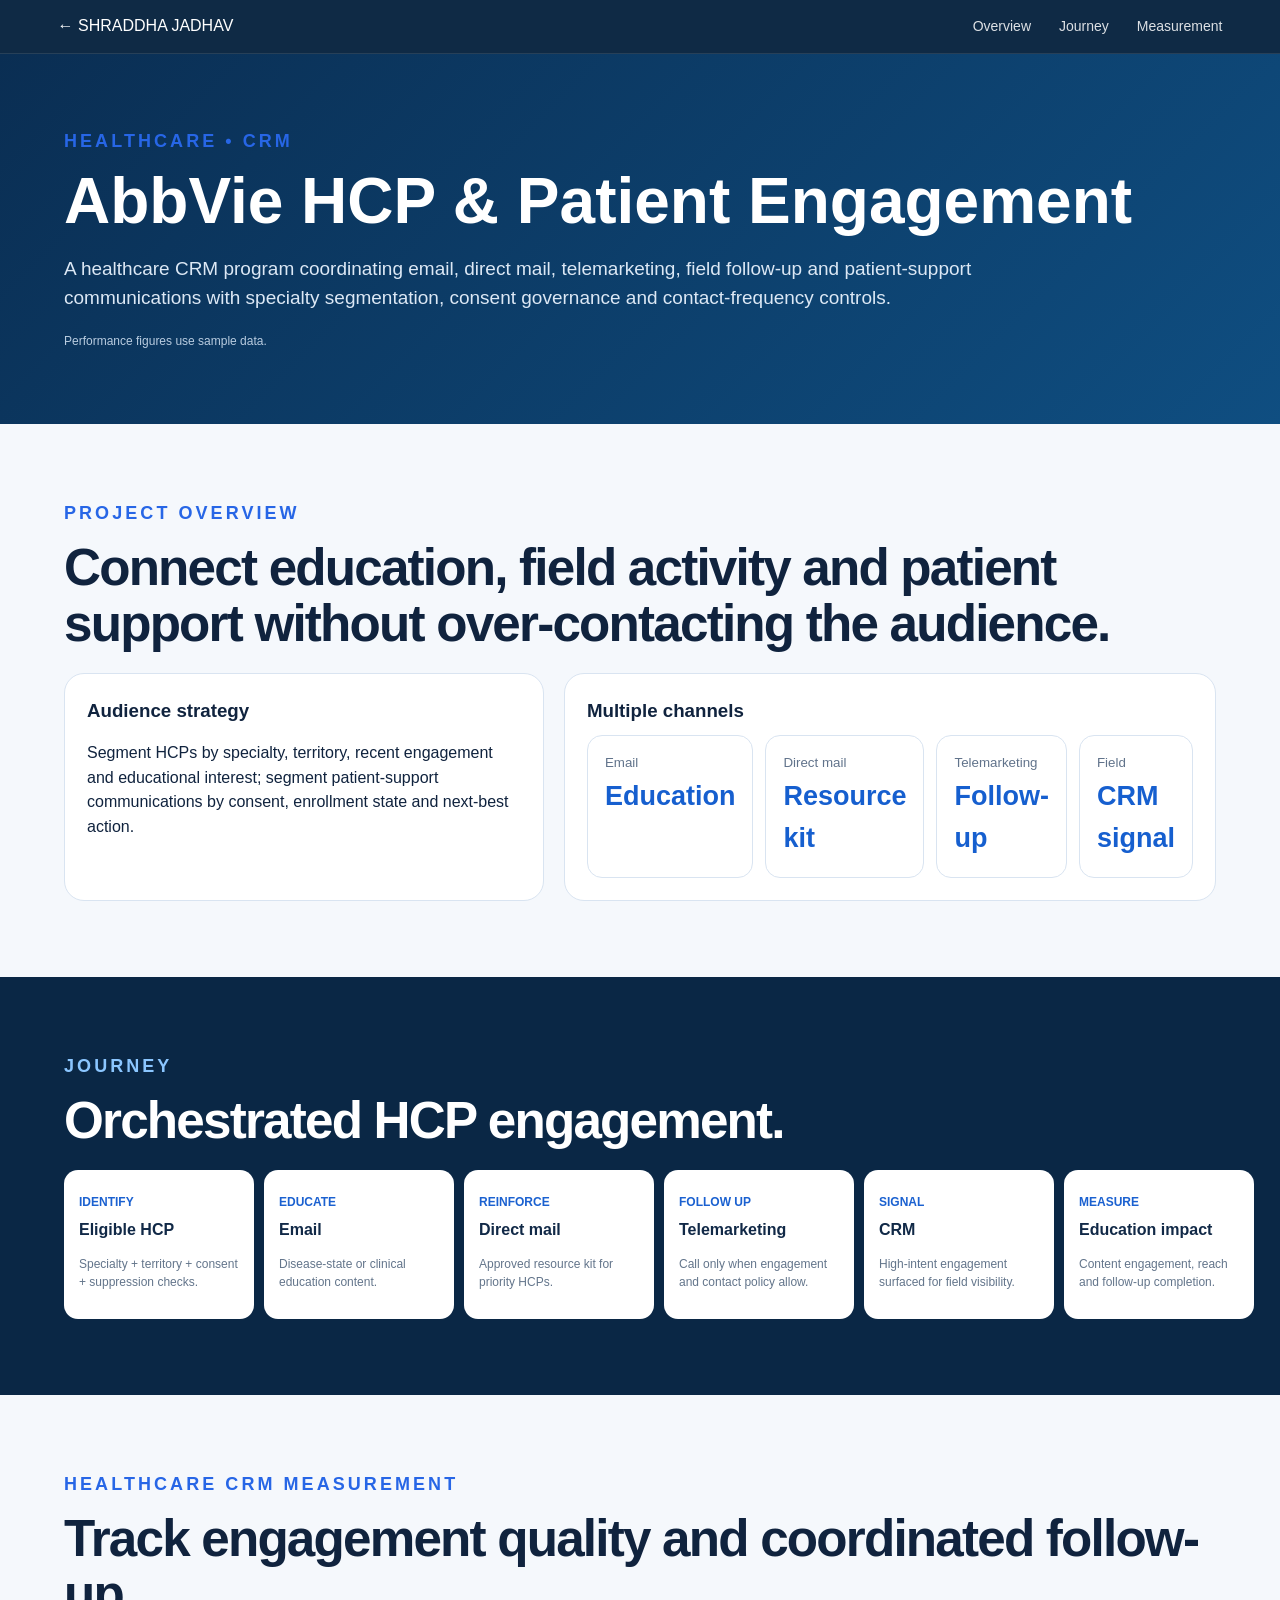
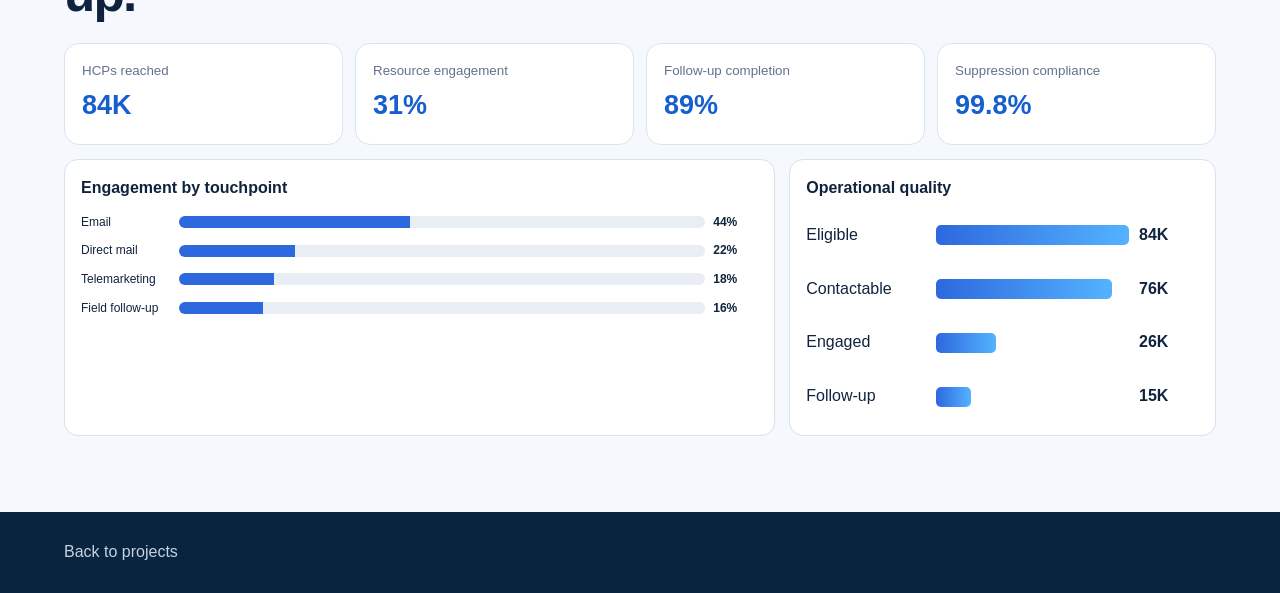
<file: projects/abbvie.html>
<!doctype html><html><head><meta charset="utf-8"><meta name="viewport" content="width=device-width,initial-scale=1"><title>AbbVie HCP & Patient Engagement | Shraddha Jadhav</title><link rel="stylesheet" href="../styles.css"></head><body><nav class="project-nav"><a class="brand" href="../index.html">← SHRADDHA JADHAV</a><div class="navlinks"><a href="#overview">Overview</a><a href="#journey">Journey</a><a href="#measurement">Measurement</a></div></nav><header class="project-hero"><div class="eyebrow">Healthcare • CRM</div><h1>AbbVie HCP & Patient Engagement</h1><p>A healthcare CRM program coordinating email, direct mail, telemarketing, field follow-up and patient-support communications with specialty segmentation, consent governance and contact-frequency controls.</p><div class="note">Performance figures use sample data.</div></header><section class="section" id="overview"><div class="section-kicker">Project Overview</div><h2>Connect education, field activity and patient support without over-contacting the audience.</h2><div class="overview-grid"><div class="panel"><h3>Audience strategy</h3><p>Segment HCPs by specialty, territory, recent engagement and educational interest; segment patient-support communications by consent, enrollment state and next-best action.</p></div><div class="panel"><h3>Multiple channels</h3><div class="metric-strip"><div class="metric-box"><small>Email</small><strong>Education</strong></div><div class="metric-box"><small>Direct mail</small><strong>Resource kit</strong></div><div class="metric-box"><small>Telemarketing</small><strong>Follow-up</strong></div><div class="metric-box"><small>Field</small><strong>CRM signal</strong></div></div></div></div></section><section class="section dark" id="journey"><div class="section-kicker light">Journey</div><h2>Orchestrated HCP engagement.</h2><div class="journey-nodes"><div class="journey-node"><b>Identify</b><h4>Eligible HCP</h4><p>Specialty + territory + consent + suppression checks.</p></div><div class="journey-node"><b>Educate</b><h4>Email</h4><p>Disease-state or clinical education content.</p></div><div class="journey-node"><b>Reinforce</b><h4>Direct mail</h4><p>Approved resource kit for priority HCPs.</p></div><div class="journey-node"><b>Follow up</b><h4>Telemarketing</h4><p>Call only when engagement and contact policy allow.</p></div><div class="journey-node"><b>Signal</b><h4>CRM</h4><p>High-intent engagement surfaced for field visibility.</p></div><div class="journey-node"><b>Measure</b><h4>Education impact</h4><p>Content engagement, reach and follow-up completion.</p></div></div></section><section class="section" id="measurement"><div class="section-kicker">Healthcare CRM Measurement</div><h2>Track engagement quality and coordinated follow-up.</h2><div class="metric-strip"><div class="metric-box"><small>HCPs reached</small><strong>84K</strong></div><div class="metric-box"><small>Resource engagement</small><strong>31%</strong></div><div class="metric-box"><small>Follow-up completion</small><strong>89%</strong></div><div class="metric-box"><small>Suppression compliance</small><strong>99.8%</strong></div></div><div class="migration-dashboard" style="margin-top:14px"><div class="dash-card"><h3>Engagement by touchpoint</h3><div class="hbars"><div class="hbar"><span>Email</span><i style="--w:44%"></i><b>44%</b></div><div class="hbar"><span>Direct mail</span><i style="--w:22%"></i><b>22%</b></div><div class="hbar"><span>Telemarketing</span><i style="--w:18%"></i><b>18%</b></div><div class="hbar"><span>Field follow-up</span><i style="--w:16%"></i><b>16%</b></div></div></div><div class="dash-card"><h3>Operational quality</h3><div class="funnel"><div><span>Eligible</span><i style="--w:100%"></i><b>84K</b></div><div><span>Contactable</span><i style="--w:91%"></i><b>76K</b></div><div><span>Engaged</span><i style="--w:31%"></i><b>26K</b></div><div><span>Follow-up</span><i style="--w:18%"></i><b>15K</b></div></div></div></div></section><footer class="footer">Back to <a href="../index.html#work">projects</a></footer></body></html>
</file>
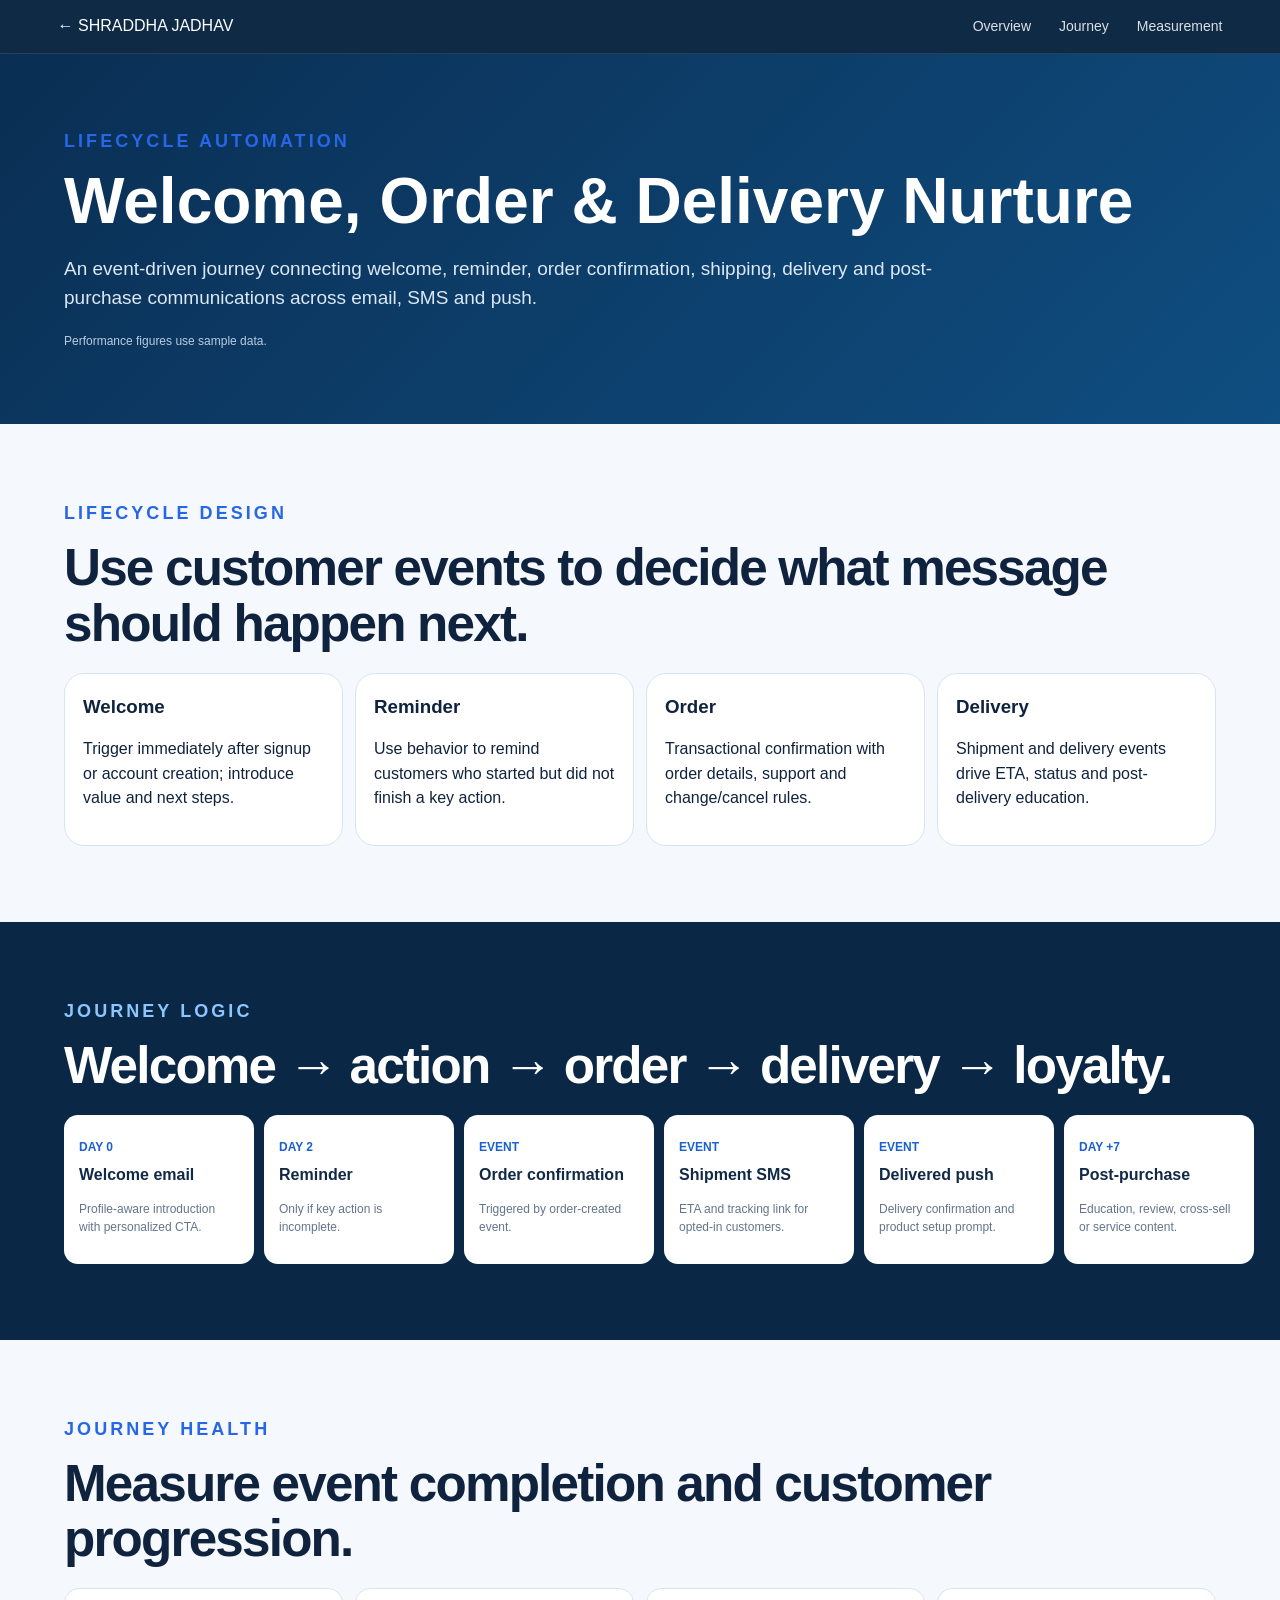
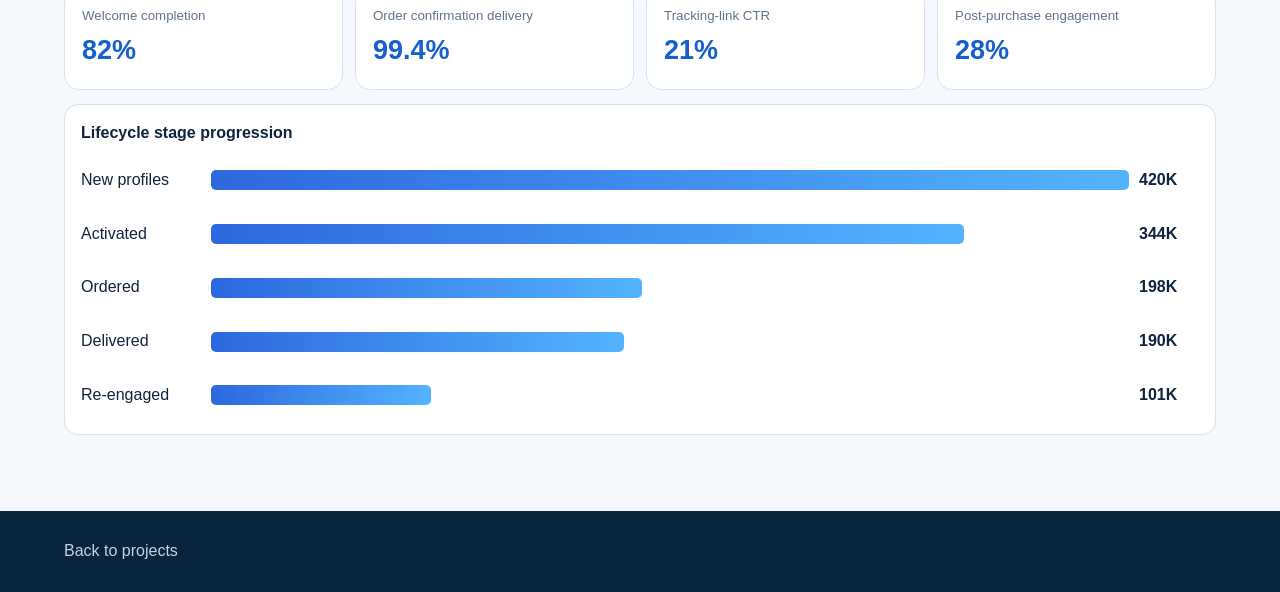
<file: projects/nurture.html>
<!doctype html><html><head><meta charset="utf-8"><meta name="viewport" content="width=device-width,initial-scale=1"><title>Welcome, Order & Delivery Nurture | Shraddha Jadhav</title><link rel="stylesheet" href="../styles.css"></head><body><nav class="project-nav"><a class="brand" href="../index.html">← SHRADDHA JADHAV</a><div class="navlinks"><a href="#overview">Overview</a><a href="#journey">Journey</a><a href="#measurement">Measurement</a></div></nav><header class="project-hero"><div class="eyebrow">Lifecycle Automation</div><h1>Welcome, Order & Delivery Nurture</h1><p>An event-driven journey connecting welcome, reminder, order confirmation, shipping, delivery and post-purchase communications across email, SMS and push.</p><div class="note">Performance figures use sample data.</div></header><section class="section" id="overview"><div class="section-kicker">Lifecycle Design</div><h2>Use customer events to decide what message should happen next.</h2><div class="content-model"><div class="panel"><h3>Welcome</h3><p>Trigger immediately after signup or account creation; introduce value and next steps.</p></div><div class="panel"><h3>Reminder</h3><p>Use behavior to remind customers who started but did not finish a key action.</p></div><div class="panel"><h3>Order</h3><p>Transactional confirmation with order details, support and change/cancel rules.</p></div><div class="panel"><h3>Delivery</h3><p>Shipment and delivery events drive ETA, status and post-delivery education.</p></div></div></section><section class="section dark" id="journey"><div class="section-kicker light">Journey Logic</div><h2>Welcome → action → order → delivery → loyalty.</h2><div class="journey-nodes"><div class="journey-node"><b>Day 0</b><h4>Welcome email</h4><p>Profile-aware introduction with personalized CTA.</p></div><div class="journey-node"><b>Day 2</b><h4>Reminder</h4><p>Only if key action is incomplete.</p></div><div class="journey-node"><b>Event</b><h4>Order confirmation</h4><p>Triggered by order-created event.</p></div><div class="journey-node"><b>Event</b><h4>Shipment SMS</h4><p>ETA and tracking link for opted-in customers.</p></div><div class="journey-node"><b>Event</b><h4>Delivered push</h4><p>Delivery confirmation and product setup prompt.</p></div><div class="journey-node"><b>Day +7</b><h4>Post-purchase</h4><p>Education, review, cross-sell or service content.</p></div></div></section><section class="section" id="measurement"><div class="section-kicker">Journey Health</div><h2>Measure event completion and customer progression.</h2><div class="metric-strip"><div class="metric-box"><small>Welcome completion</small><strong>82%</strong></div><div class="metric-box"><small>Order confirmation delivery</small><strong>99.4%</strong></div><div class="metric-box"><small>Tracking-link CTR</small><strong>21%</strong></div><div class="metric-box"><small>Post-purchase engagement</small><strong>28%</strong></div></div><div class="dash-card" style="margin-top:14px"><h3>Lifecycle stage progression</h3><div class="funnel"><div><span>New profiles</span><i style="--w:100%"></i><b>420K</b></div><div><span>Activated</span><i style="--w:82%"></i><b>344K</b></div><div><span>Ordered</span><i style="--w:47%"></i><b>198K</b></div><div><span>Delivered</span><i style="--w:45%"></i><b>190K</b></div><div><span>Re-engaged</span><i style="--w:24%"></i><b>101K</b></div></div></div></section><footer class="footer">Back to <a href="../index.html#work">projects</a></footer></body></html>
</file>
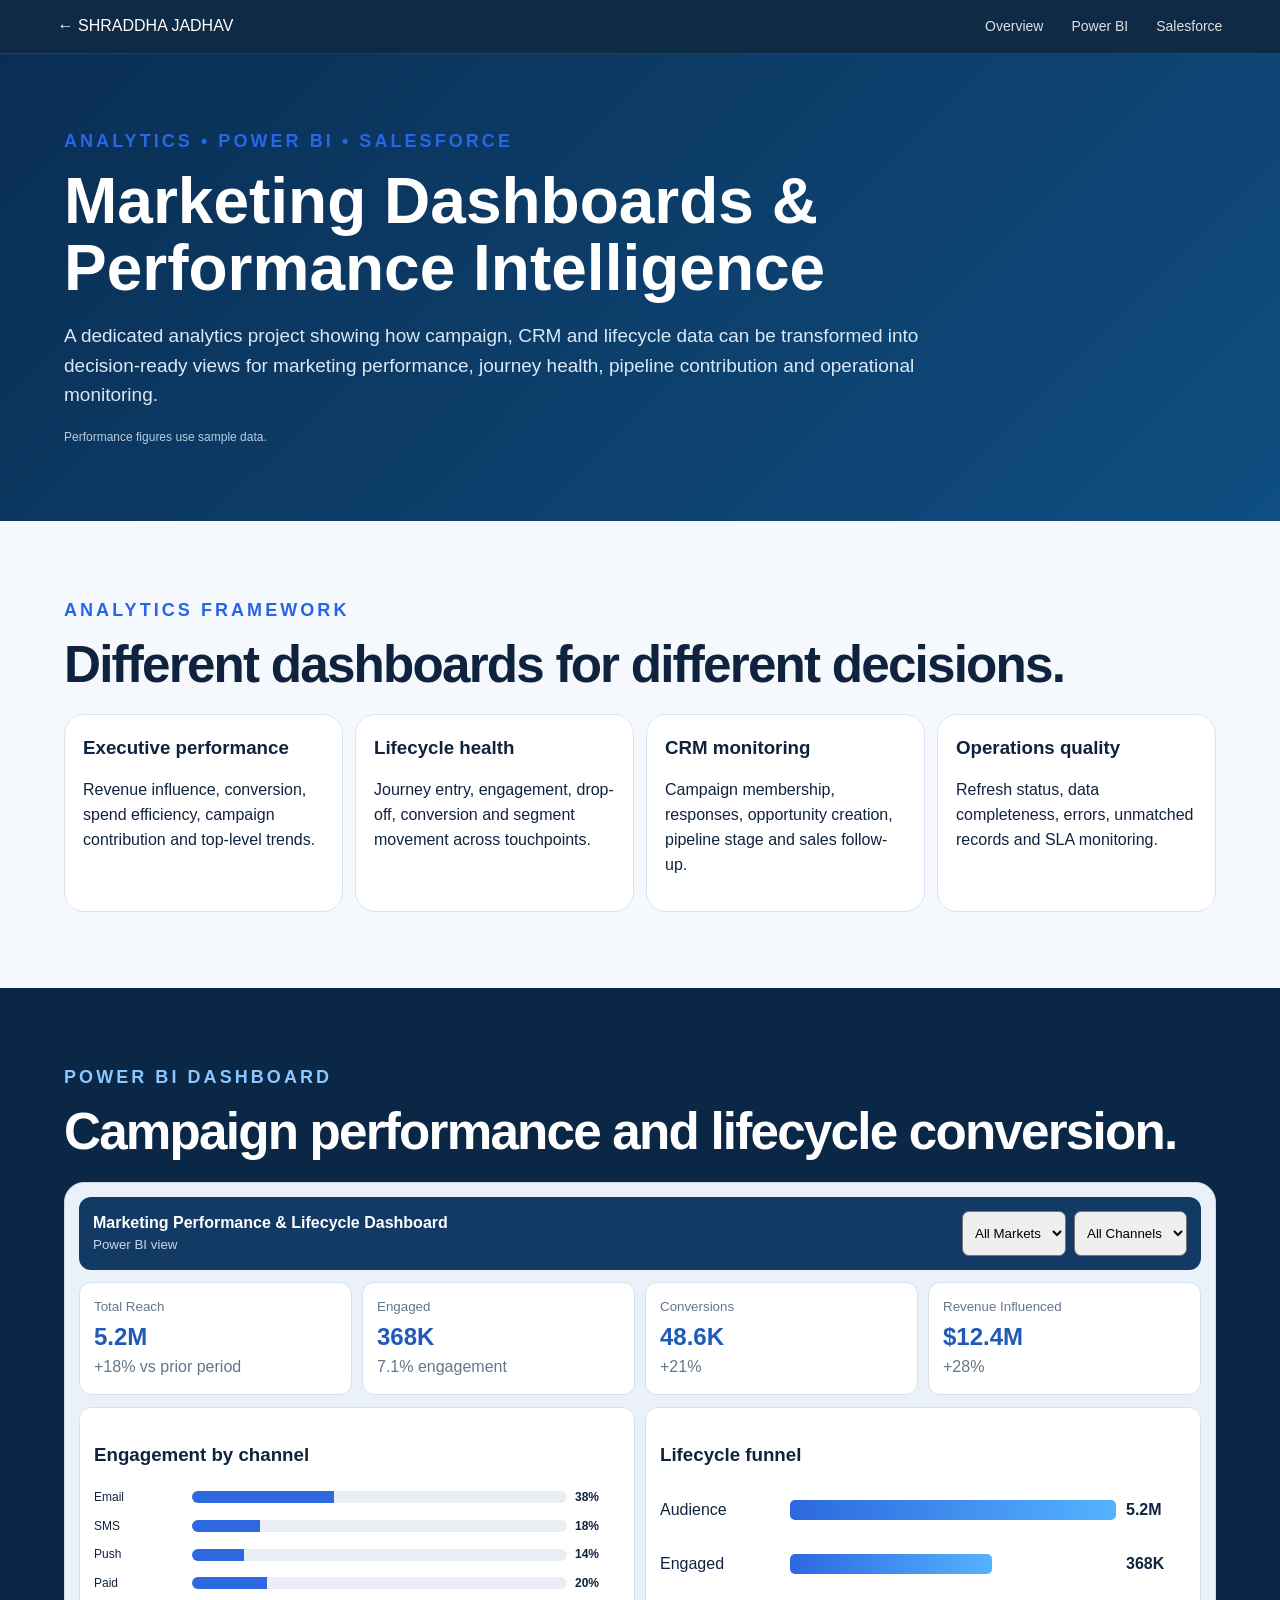
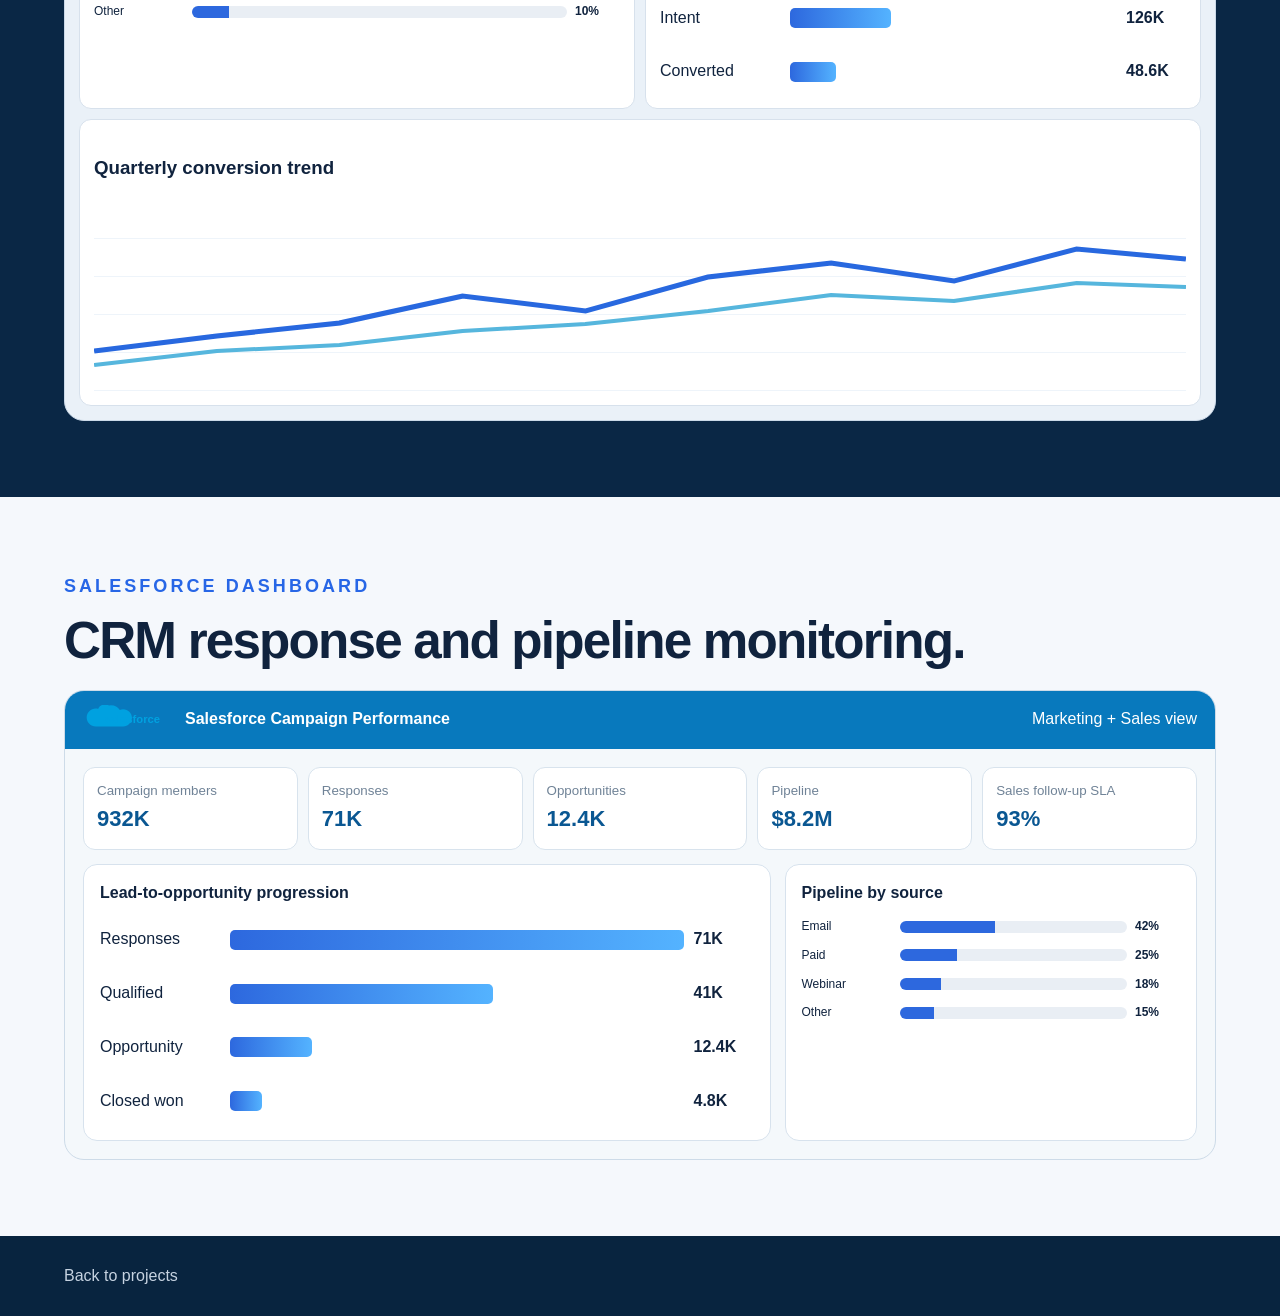
<file: projects/powerbi.html>
<!doctype html><html lang="en"><head><meta charset="utf-8"><meta name="viewport" content="width=device-width,initial-scale=1"><title>Marketing Dashboards & Performance Intelligence | Shraddha Jadhav</title><link rel="stylesheet" href="../styles.css"></head><body>
<nav class="project-nav"><a class="brand" href="../index.html">← SHRADDHA JADHAV</a><div class="navlinks"><a href="#overview">Overview</a><a href="#powerbi">Power BI</a><a href="#salesforce">Salesforce</a></div></nav>
<header class="project-hero"><div class="eyebrow">Analytics • Power BI • Salesforce</div><h1>Marketing Dashboards & Performance Intelligence</h1><p>A dedicated analytics project showing how campaign, CRM and lifecycle data can be transformed into decision-ready views for marketing performance, journey health, pipeline contribution and operational monitoring.</p><div class="note">Performance figures use sample data.</div></header>
<section class="section" id="overview"><div class="section-kicker">Analytics Framework</div><h2>Different dashboards for different decisions.</h2><div class="content-model"><div class="panel"><h3>Executive performance</h3><p>Revenue influence, conversion, spend efficiency, campaign contribution and top-level trends.</p></div><div class="panel"><h3>Lifecycle health</h3><p>Journey entry, engagement, drop-off, conversion and segment movement across touchpoints.</p></div><div class="panel"><h3>CRM monitoring</h3><p>Campaign membership, responses, opportunity creation, pipeline stage and sales follow-up.</p></div><div class="panel"><h3>Operations quality</h3><p>Refresh status, data completeness, errors, unmatched records and SLA monitoring.</p></div></div></section>
<section class="section dark" id="powerbi"><div class="section-kicker light">Power BI Dashboard</div><h2>Campaign performance and lifecycle conversion.</h2><div class="bi-shell"><div class="bi-topbar"><div><b>Marketing Performance & Lifecycle Dashboard</b><small>Power BI view</small></div><div class="bi-filters"><select><option>All Markets</option><option>US</option><option>UK</option><option>DE</option></select><select><option>All Channels</option><option>Email</option><option>Paid Media</option><option>SMS</option></select></div></div><div class="kpi-row"><div class="kpi"><small>Total Reach</small><strong>5.2M</strong><span>+18% vs prior period</span></div><div class="kpi"><small>Engaged</small><strong>368K</strong><span>7.1% engagement</span></div><div class="kpi"><small>Conversions</small><strong>48.6K</strong><span>+21%</span></div><div class="kpi"><small>Revenue Influenced</small><strong>$12.4M</strong><span>+28%</span></div></div><div class="bi-grid"><div class="chart-card"><h3>Engagement by channel</h3><div class="hbars"><div class="hbar"><span>Email</span><i style="--w:38%"></i><b>38%</b></div><div class="hbar"><span>SMS</span><i style="--w:18%"></i><b>18%</b></div><div class="hbar"><span>Push</span><i style="--w:14%"></i><b>14%</b></div><div class="hbar"><span>Paid</span><i style="--w:20%"></i><b>20%</b></div><div class="hbar"><span>Other</span><i style="--w:10%"></i><b>10%</b></div></div></div><div class="chart-card"><h3>Lifecycle funnel</h3><div class="funnel"><div><span>Audience</span><i style="--w:100%"></i><b>5.2M</b></div><div><span>Engaged</span><i style="--w:62%"></i><b>368K</b></div><div><span>Intent</span><i style="--w:31%"></i><b>126K</b></div><div><span>Converted</span><i style="--w:14%"></i><b>48.6K</b></div></div></div><div class="chart-card wide"><h3>Quarterly conversion trend</h3><div class="line-chart"><svg viewBox="0 0 800 190" preserveAspectRatio="none"><polyline fill="none" stroke="#2868df" stroke-width="5" points="0,150 90,135 180,122 270,95 360,110 450,76 540,62 630,80 720,48 800,58"/><polyline fill="none" stroke="#56b6dd" stroke-width="4" points="0,164 90,150 180,144 270,130 360,123 450,110 540,94 630,100 720,82 800,86"/></svg></div></div></div></div></section>
<section class="section" id="salesforce"><div class="section-kicker">Salesforce Dashboard</div><h2>CRM response and pipeline monitoring.</h2><div class="sfmc-shell"><div class="sfmc-bar"><div class="sfmc-brand"><img src="../assets/salesforce_logo.svg" alt="Salesforce"><b>Salesforce Campaign Performance</b></div><span>Marketing + Sales view</span></div><div class="sfmc-body"><div class="sfmc-grid"><div class="sfmc-card"><small>Campaign members</small><strong>932K</strong></div><div class="sfmc-card"><small>Responses</small><strong>71K</strong></div><div class="sfmc-card"><small>Opportunities</small><strong>12.4K</strong></div><div class="sfmc-card"><small>Pipeline</small><strong>$8.2M</strong></div><div class="sfmc-card"><small>Sales follow-up SLA</small><strong>93%</strong></div></div><div class="migration-dashboard" style="margin-top:14px"><div class="dash-card"><h3>Lead-to-opportunity progression</h3><div class="funnel"><div><span>Responses</span><i style="--w:100%"></i><b>71K</b></div><div><span>Qualified</span><i style="--w:58%"></i><b>41K</b></div><div><span>Opportunity</span><i style="--w:18%"></i><b>12.4K</b></div><div><span>Closed won</span><i style="--w:7%"></i><b>4.8K</b></div></div></div><div class="dash-card"><h3>Pipeline by source</h3><div class="hbars"><div class="hbar"><span>Email</span><i style="--w:42%"></i><b>42%</b></div><div class="hbar"><span>Paid</span><i style="--w:25%"></i><b>25%</b></div><div class="hbar"><span>Webinar</span><i style="--w:18%"></i><b>18%</b></div><div class="hbar"><span>Other</span><i style="--w:15%"></i><b>15%</b></div></div></div></div></div></div></section><footer class="footer">Back to <a href="../index.html#work">projects</a></footer></body></html>
</file>
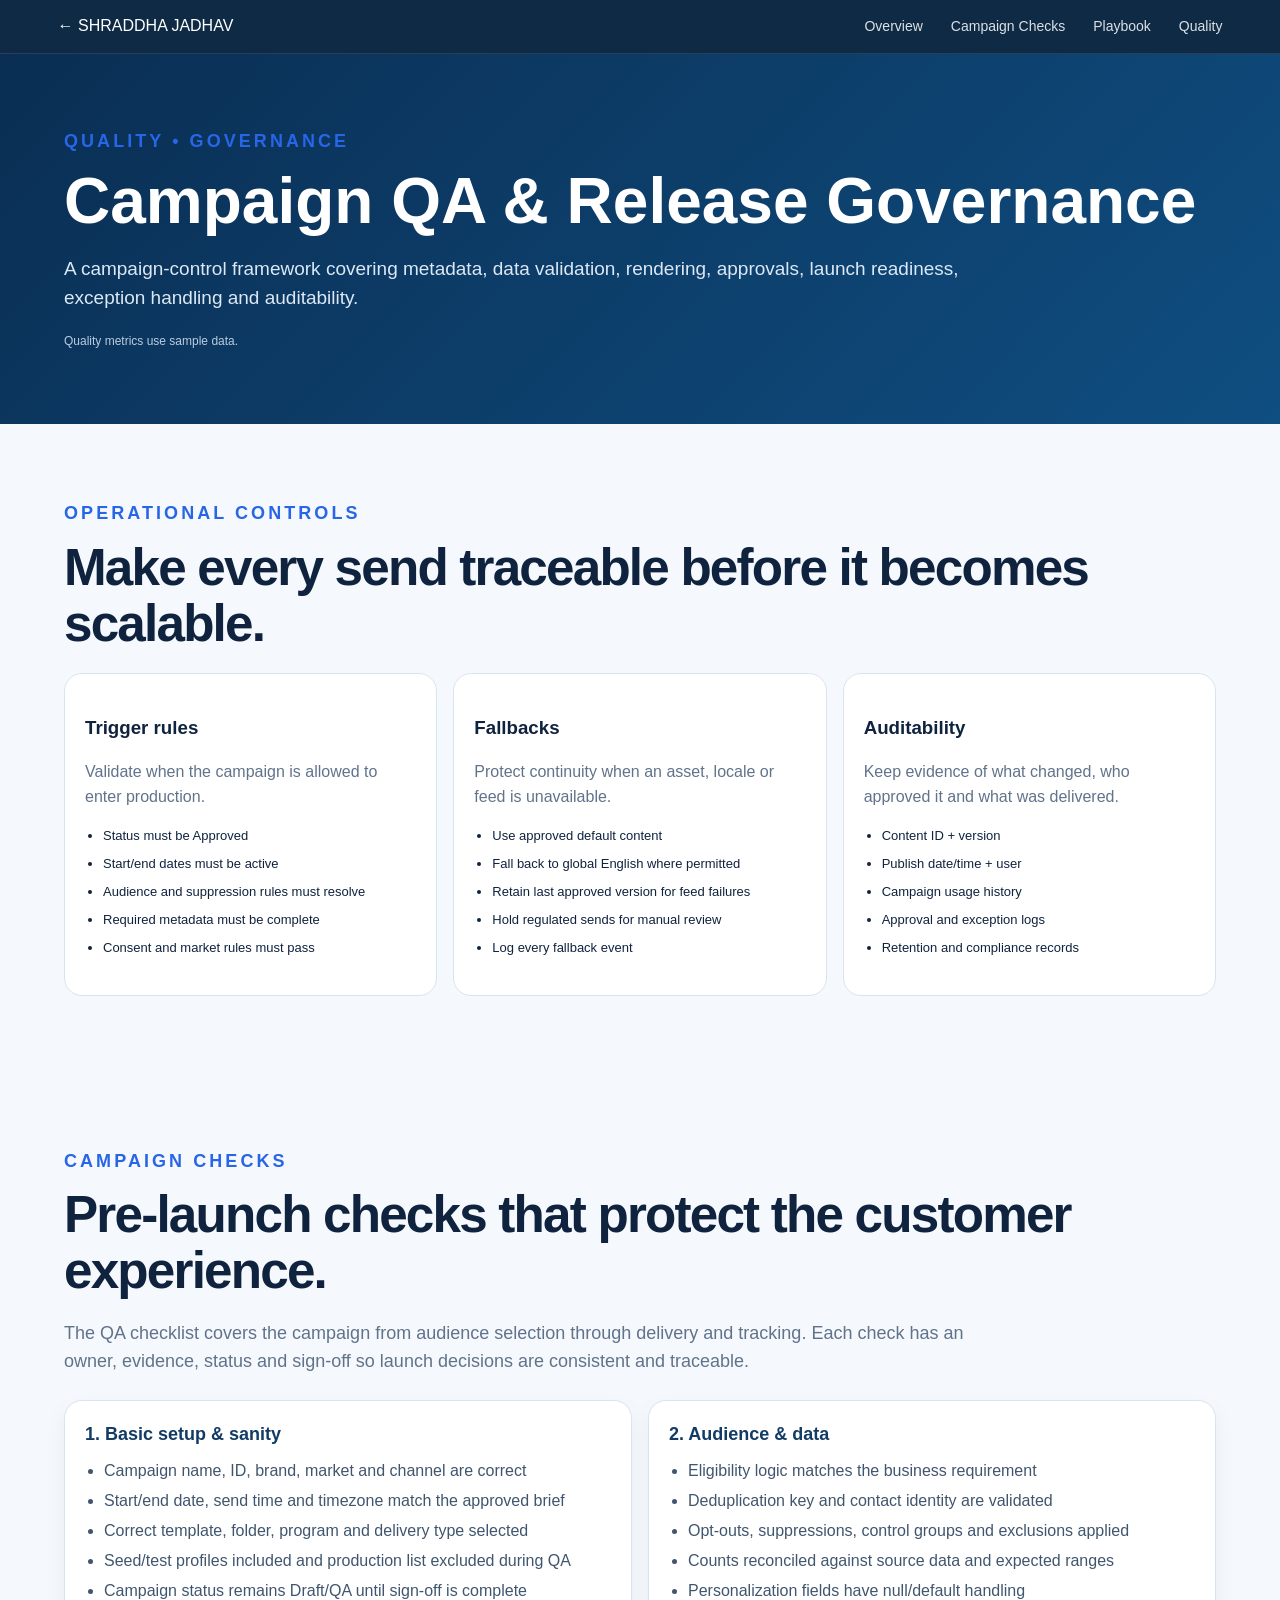
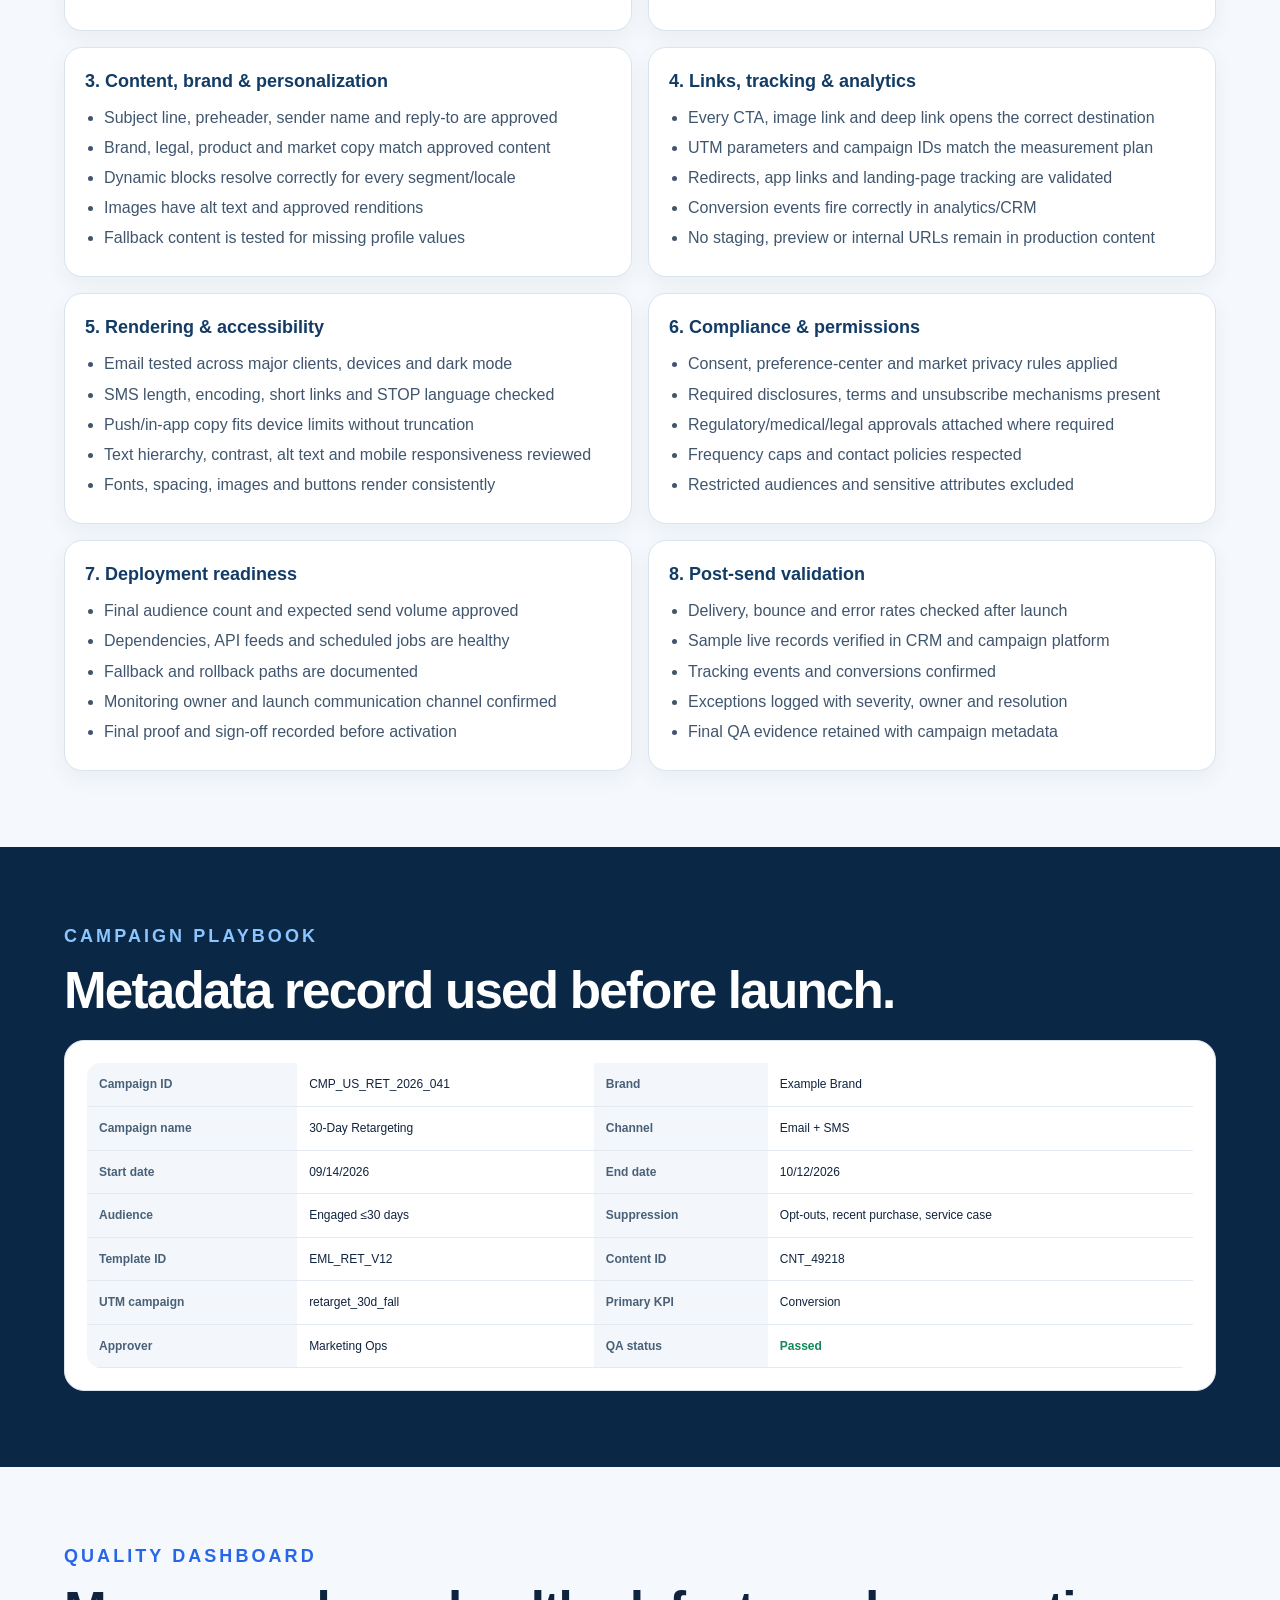
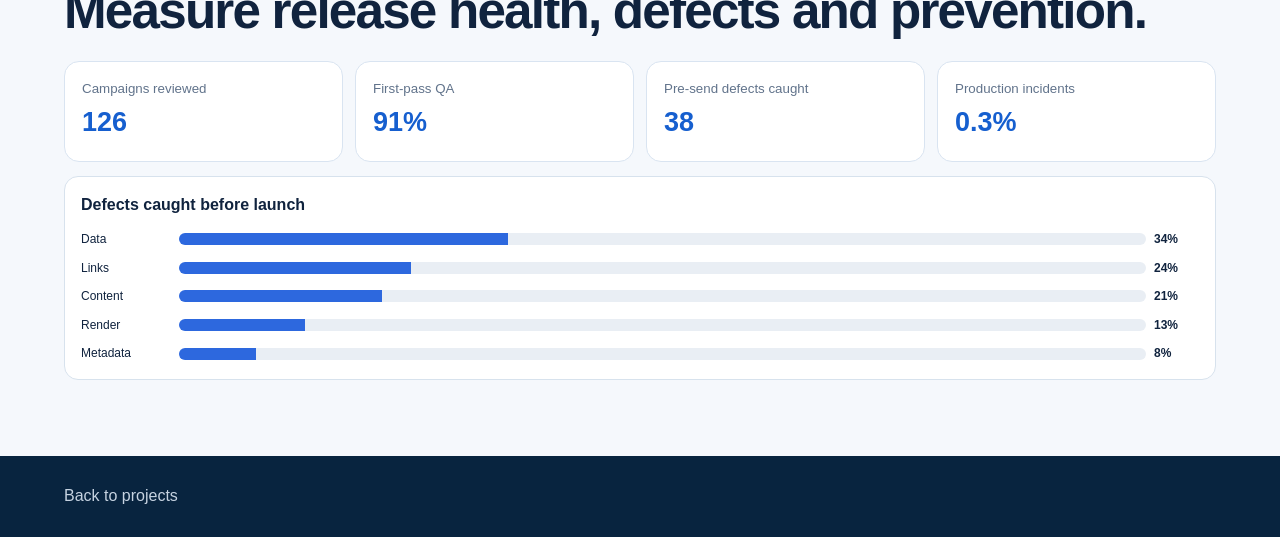
<file: projects/qa.html>
<!doctype html><html><head><meta charset="utf-8"><meta name="viewport" content="width=device-width,initial-scale=1"><title>Campaign QA & Release Governance | Shraddha Jadhav</title><link rel="stylesheet" href="../styles.css"></head><body><nav class="project-nav"><a class="brand" href="../index.html">← SHRADDHA JADHAV</a><div class="navlinks"><a href="#overview">Overview</a><a href="#checks">Campaign Checks</a><a href="#playbook">Playbook</a><a href="#measurement">Quality</a></div></nav><header class="project-hero"><div class="eyebrow">Quality • Governance</div><h1>Campaign QA & Release Governance</h1><p>A campaign-control framework covering metadata, data validation, rendering, approvals, launch readiness, exception handling and auditability.</p><div class="note">Quality metrics use sample data.</div></header><section class="section" id="overview"><div class="section-kicker">Operational Controls</div><h2>Make every send traceable before it becomes scalable.</h2><div class="control-grid"><div class="control-card"><h3>Trigger rules</h3><p class="control-lead">Validate when the campaign is allowed to enter production.</p><ul><li>Status must be Approved</li><li>Start/end dates must be active</li><li>Audience and suppression rules must resolve</li><li>Required metadata must be complete</li><li>Consent and market rules must pass</li></ul></div><div class="control-card"><h3>Fallbacks</h3><p class="control-lead">Protect continuity when an asset, locale or feed is unavailable.</p><ul><li>Use approved default content</li><li>Fall back to global English where permitted</li><li>Retain last approved version for feed failures</li><li>Hold regulated sends for manual review</li><li>Log every fallback event</li></ul></div><div class="control-card"><h3>Auditability</h3><p class="control-lead">Keep evidence of what changed, who approved it and what was delivered.</p><ul><li>Content ID + version</li><li>Publish date/time + user</li><li>Campaign usage history</li><li>Approval and exception logs</li><li>Retention and compliance records</li></ul></div></div></section><section class="section" id="checks"><div class="section-kicker">Campaign Checks</div><h2>Pre-launch checks that protect the customer experience.</h2><p class="section-intro">The QA checklist covers the campaign from audience selection through delivery and tracking. Each check has an owner, evidence, status and sign-off so launch decisions are consistent and traceable.</p><div class="qa-best-grid"><div class="qa-best-card"><h3>1. Basic setup & sanity</h3><ul><li>Campaign name, ID, brand, market and channel are correct</li><li>Start/end date, send time and timezone match the approved brief</li><li>Correct template, folder, program and delivery type selected</li><li>Seed/test profiles included and production list excluded during QA</li><li>Campaign status remains Draft/QA until sign-off is complete</li></ul></div><div class="qa-best-card"><h3>2. Audience & data</h3><ul><li>Eligibility logic matches the business requirement</li><li>Deduplication key and contact identity are validated</li><li>Opt-outs, suppressions, control groups and exclusions applied</li><li>Counts reconciled against source data and expected ranges</li><li>Personalization fields have null/default handling</li></ul></div><div class="qa-best-card"><h3>3. Content, brand & personalization</h3><ul><li>Subject line, preheader, sender name and reply-to are approved</li><li>Brand, legal, product and market copy match approved content</li><li>Dynamic blocks resolve correctly for every segment/locale</li><li>Images have alt text and approved renditions</li><li>Fallback content is tested for missing profile values</li></ul></div><div class="qa-best-card"><h3>4. Links, tracking & analytics</h3><ul><li>Every CTA, image link and deep link opens the correct destination</li><li>UTM parameters and campaign IDs match the measurement plan</li><li>Redirects, app links and landing-page tracking are validated</li><li>Conversion events fire correctly in analytics/CRM</li><li>No staging, preview or internal URLs remain in production content</li></ul></div><div class="qa-best-card"><h3>5. Rendering & accessibility</h3><ul><li>Email tested across major clients, devices and dark mode</li><li>SMS length, encoding, short links and STOP language checked</li><li>Push/in-app copy fits device limits without truncation</li><li>Text hierarchy, contrast, alt text and mobile responsiveness reviewed</li><li>Fonts, spacing, images and buttons render consistently</li></ul></div><div class="qa-best-card"><h3>6. Compliance & permissions</h3><ul><li>Consent, preference-center and market privacy rules applied</li><li>Required disclosures, terms and unsubscribe mechanisms present</li><li>Regulatory/medical/legal approvals attached where required</li><li>Frequency caps and contact policies respected</li><li>Restricted audiences and sensitive attributes excluded</li></ul></div><div class="qa-best-card"><h3>7. Deployment readiness</h3><ul><li>Final audience count and expected send volume approved</li><li>Dependencies, API feeds and scheduled jobs are healthy</li><li>Fallback and rollback paths are documented</li><li>Monitoring owner and launch communication channel confirmed</li><li>Final proof and sign-off recorded before activation</li></ul></div><div class="qa-best-card"><h3>8. Post-send validation</h3><ul><li>Delivery, bounce and error rates checked after launch</li><li>Sample live records verified in CRM and campaign platform</li><li>Tracking events and conversions confirmed</li><li>Exceptions logged with severity, owner and resolution</li><li>Final QA evidence retained with campaign metadata</li></ul></div></div></section><section class="section dark" id="playbook"><div class="section-kicker light">Campaign Playbook</div><h2>Metadata record used before launch.</h2><div class="panel" style="color:var(--ink)"><table class="cms-table"><tbody><tr><th>Campaign ID</th><td>CMP_US_RET_2026_041</td><th>Brand</th><td>Example Brand</td></tr><tr><th>Campaign name</th><td>30-Day Retargeting</td><th>Channel</th><td>Email + SMS</td></tr><tr><th>Start date</th><td>09/14/2026</td><th>End date</th><td>10/12/2026</td></tr><tr><th>Audience</th><td>Engaged ≤30 days</td><th>Suppression</th><td>Opt-outs, recent purchase, service case</td></tr><tr><th>Template ID</th><td>EML_RET_V12</td><th>Content ID</th><td>CNT_49218</td></tr><tr><th>UTM campaign</th><td>retarget_30d_fall</td><th>Primary KPI</th><td>Conversion</td></tr><tr><th>Approver</th><td>Marketing Ops</td><th>QA status</th><td class="green">Passed</td></tr></tbody></table></div></section><section class="section" id="measurement"><div class="section-kicker">Quality Dashboard</div><h2>Measure release health, defects and prevention.</h2><div class="metric-strip"><div class="metric-box"><small>Campaigns reviewed</small><strong>126</strong></div><div class="metric-box"><small>First-pass QA</small><strong>91%</strong></div><div class="metric-box"><small>Pre-send defects caught</small><strong>38</strong></div><div class="metric-box"><small>Production incidents</small><strong>0.3%</strong></div></div><div class="dash-card" style="margin-top:14px"><h3>Defects caught before launch</h3><div class="hbars"><div class="hbar"><span>Data</span><i style="--w:34%"></i><b>34%</b></div><div class="hbar"><span>Links</span><i style="--w:24%"></i><b>24%</b></div><div class="hbar"><span>Content</span><i style="--w:21%"></i><b>21%</b></div><div class="hbar"><span>Render</span><i style="--w:13%"></i><b>13%</b></div><div class="hbar"><span>Metadata</span><i style="--w:8%"></i><b>8%</b></div></div></div></section><footer class="footer">Back to <a href="../index.html#work">projects</a></footer></body></html>
</file>
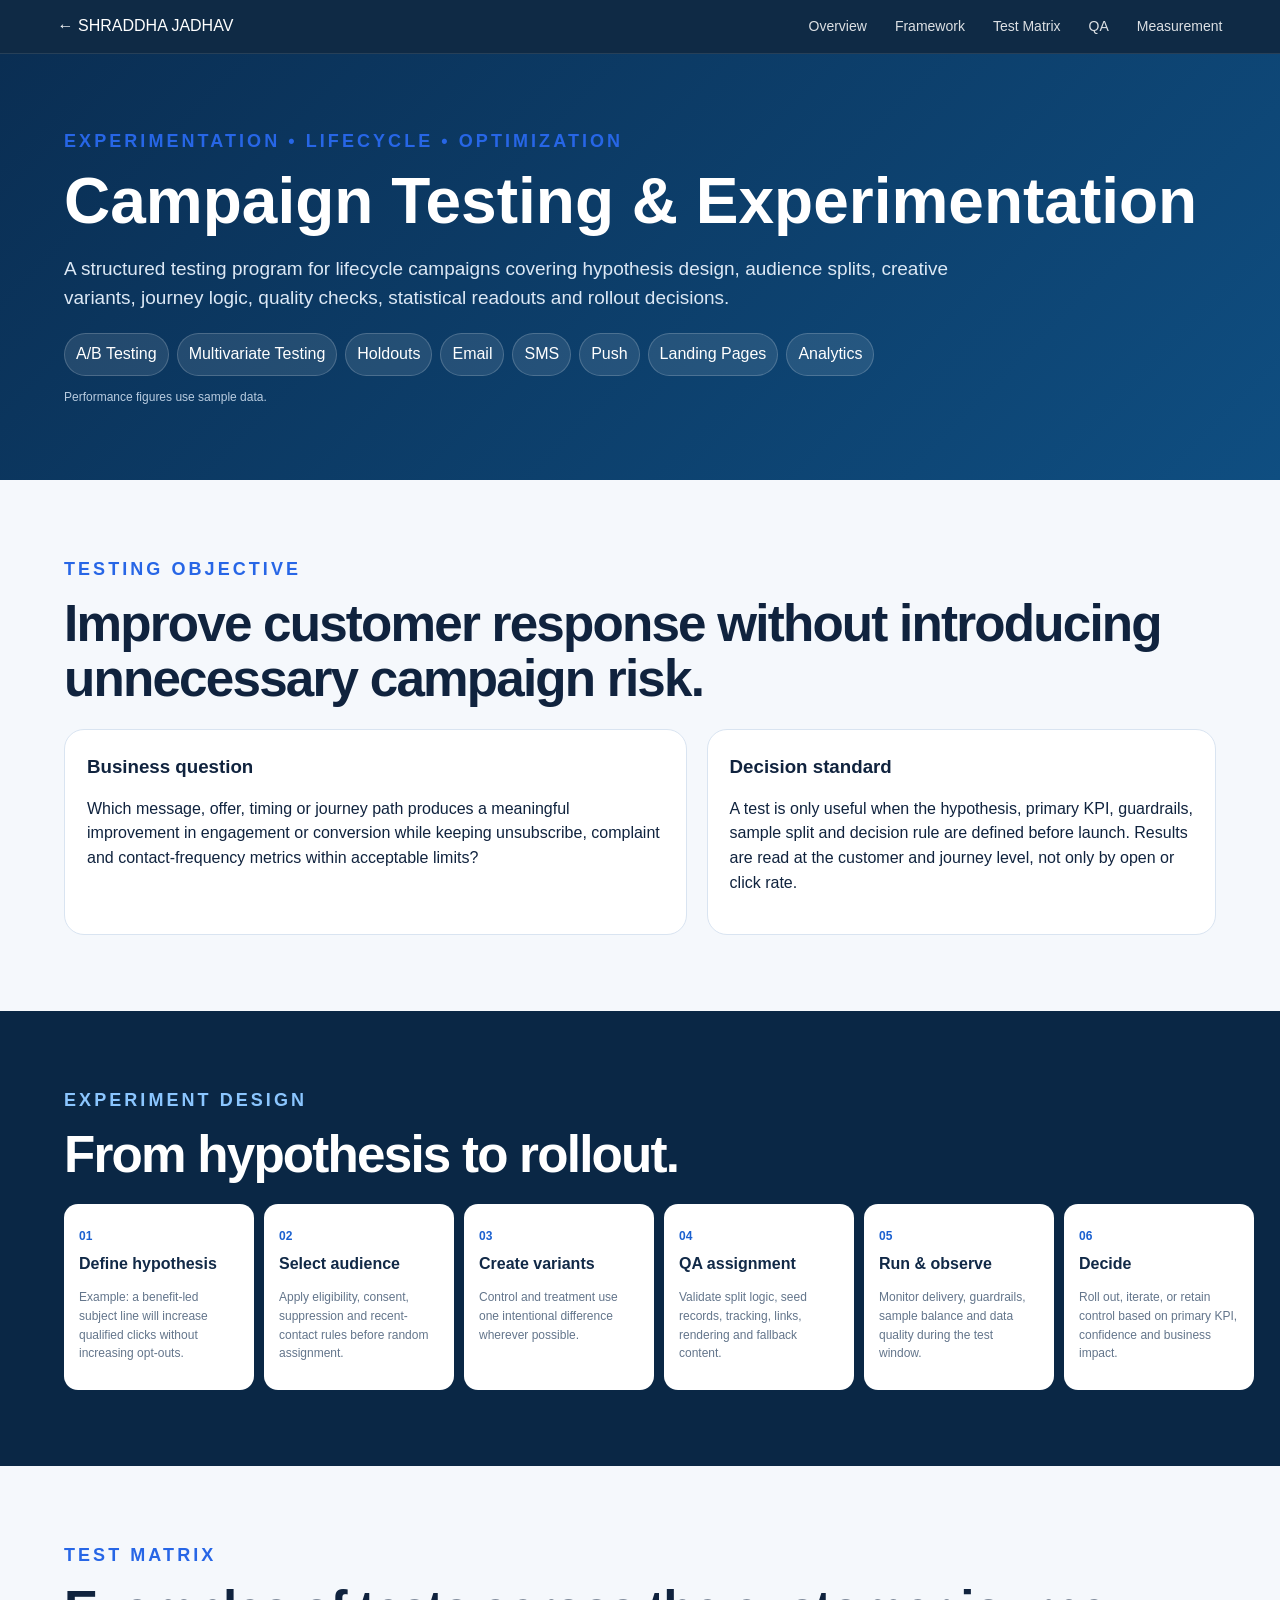
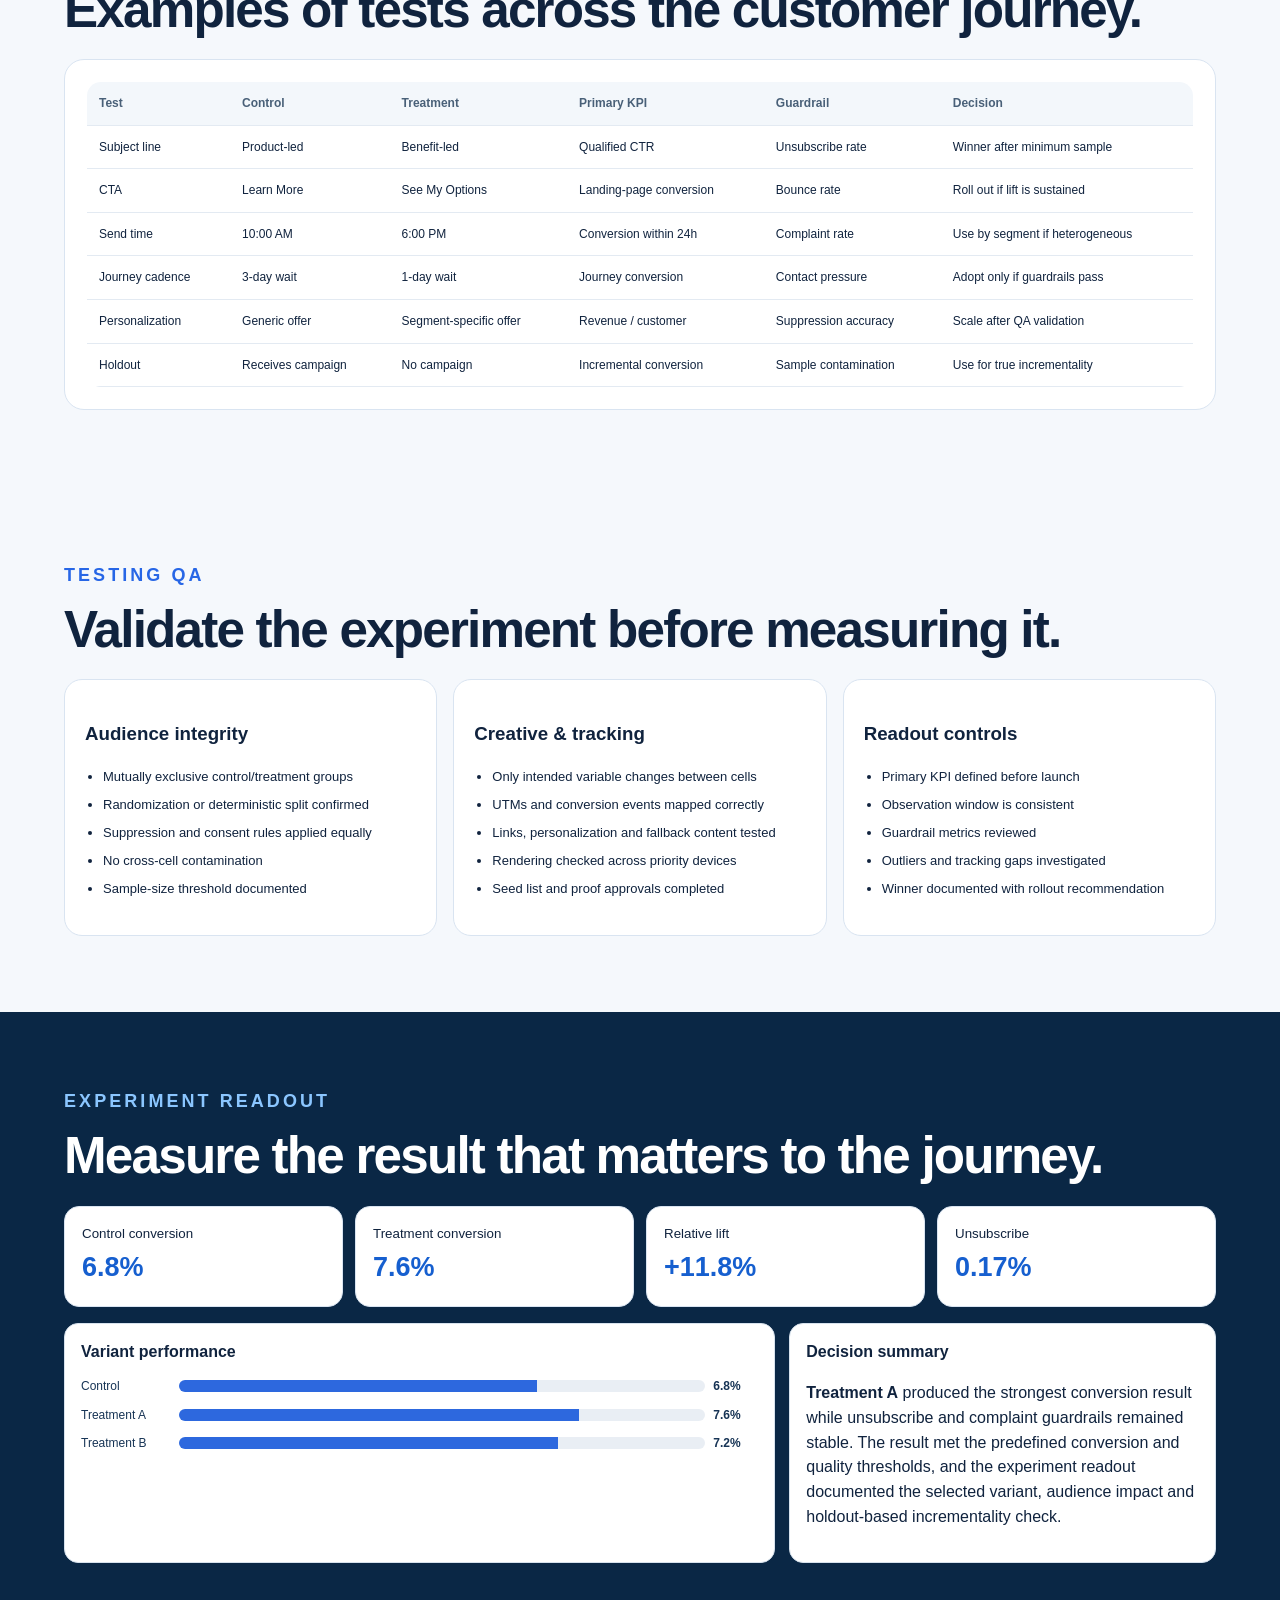
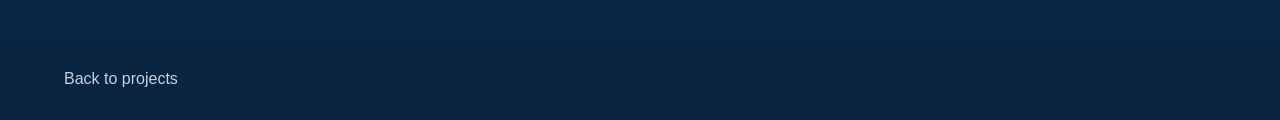
<file: projects/testing.html>
<!doctype html><html lang="en"><head><meta charset="utf-8"><meta name="viewport" content="width=device-width,initial-scale=1"><title>Campaign Testing & Experimentation | Shraddha Jadhav</title><link rel="stylesheet" href="../styles.css"></head><body>
<nav class="project-nav"><a class="brand" href="../index.html">← SHRADDHA JADHAV</a><div class="navlinks"><a href="#overview">Overview</a><a href="#framework">Framework</a><a href="#matrix">Test Matrix</a><a href="#qa">QA</a><a href="#measurement">Measurement</a></div></nav>
<header class="project-hero"><div class="eyebrow">Experimentation • Lifecycle • Optimization</div><h1>Campaign Testing & Experimentation</h1><p>A structured testing program for lifecycle campaigns covering hypothesis design, audience splits, creative variants, journey logic, quality checks, statistical readouts and rollout decisions.</p><div class="project-meta"><span>A/B Testing</span><span>Multivariate Testing</span><span>Holdouts</span><span>Email</span><span>SMS</span><span>Push</span><span>Landing Pages</span><span>Analytics</span></div><div class="note">Performance figures use sample data.</div></header>
<section class="section" id="overview"><div class="section-kicker">Testing Objective</div><h2>Improve customer response without introducing unnecessary campaign risk.</h2><div class="overview-grid"><div class="panel"><h3>Business question</h3><p>Which message, offer, timing or journey path produces a meaningful improvement in engagement or conversion while keeping unsubscribe, complaint and contact-frequency metrics within acceptable limits?</p></div><div class="panel"><h3>Decision standard</h3><p>A test is only useful when the hypothesis, primary KPI, guardrails, sample split and decision rule are defined before launch. Results are read at the customer and journey level, not only by open or click rate.</p></div></div></section>
<section class="section dark" id="framework"><div class="section-kicker light">Experiment Design</div><h2>From hypothesis to rollout.</h2><div class="journey-nodes"><div class="journey-node"><b>01</b><h4>Define hypothesis</h4><p>Example: a benefit-led subject line will increase qualified clicks without increasing opt-outs.</p></div><div class="journey-node"><b>02</b><h4>Select audience</h4><p>Apply eligibility, consent, suppression and recent-contact rules before random assignment.</p></div><div class="journey-node"><b>03</b><h4>Create variants</h4><p>Control and treatment use one intentional difference wherever possible.</p></div><div class="journey-node"><b>04</b><h4>QA assignment</h4><p>Validate split logic, seed records, tracking, links, rendering and fallback content.</p></div><div class="journey-node"><b>05</b><h4>Run & observe</h4><p>Monitor delivery, guardrails, sample balance and data quality during the test window.</p></div><div class="journey-node"><b>06</b><h4>Decide</h4><p>Roll out, iterate, or retain control based on primary KPI, confidence and business impact.</p></div></div></section>
<section class="section" id="matrix"><div class="section-kicker">Test Matrix</div><h2>Examples of tests across the customer journey.</h2><div class="panel"><table class="cms-table"><thead><tr><th>Test</th><th>Control</th><th>Treatment</th><th>Primary KPI</th><th>Guardrail</th><th>Decision</th></tr></thead><tbody><tr><td>Subject line</td><td>Product-led</td><td>Benefit-led</td><td>Qualified CTR</td><td>Unsubscribe rate</td><td>Winner after minimum sample</td></tr><tr><td>CTA</td><td>Learn More</td><td>See My Options</td><td>Landing-page conversion</td><td>Bounce rate</td><td>Roll out if lift is sustained</td></tr><tr><td>Send time</td><td>10:00 AM</td><td>6:00 PM</td><td>Conversion within 24h</td><td>Complaint rate</td><td>Use by segment if heterogeneous</td></tr><tr><td>Journey cadence</td><td>3-day wait</td><td>1-day wait</td><td>Journey conversion</td><td>Contact pressure</td><td>Adopt only if guardrails pass</td></tr><tr><td>Personalization</td><td>Generic offer</td><td>Segment-specific offer</td><td>Revenue / customer</td><td>Suppression accuracy</td><td>Scale after QA validation</td></tr><tr><td>Holdout</td><td>Receives campaign</td><td>No campaign</td><td>Incremental conversion</td><td>Sample contamination</td><td>Use for true incrementality</td></tr></tbody></table></div></section>
<section class="section" id="qa"><div class="section-kicker">Testing QA</div><h2>Validate the experiment before measuring it.</h2><div class="control-grid"><div class="control-card"><h3>Audience integrity</h3><ul><li>Mutually exclusive control/treatment groups</li><li>Randomization or deterministic split confirmed</li><li>Suppression and consent rules applied equally</li><li>No cross-cell contamination</li><li>Sample-size threshold documented</li></ul></div><div class="control-card"><h3>Creative & tracking</h3><ul><li>Only intended variable changes between cells</li><li>UTMs and conversion events mapped correctly</li><li>Links, personalization and fallback content tested</li><li>Rendering checked across priority devices</li><li>Seed list and proof approvals completed</li></ul></div><div class="control-card"><h3>Readout controls</h3><ul><li>Primary KPI defined before launch</li><li>Observation window is consistent</li><li>Guardrail metrics reviewed</li><li>Outliers and tracking gaps investigated</li><li>Winner documented with rollout recommendation</li></ul></div></div></section>
<section class="section dark" id="measurement"><div class="section-kicker light">Experiment Readout</div><h2>Measure the result that matters to the journey.</h2><div class="metric-strip"><div class="metric-box"><small>Control conversion</small><strong>6.8%</strong></div><div class="metric-box"><small>Treatment conversion</small><strong>7.6%</strong></div><div class="metric-box"><small>Relative lift</small><strong>+11.8%</strong></div><div class="metric-box"><small>Unsubscribe</small><strong>0.17%</strong></div></div><div class="migration-dashboard" style="margin-top:16px"><div class="dash-card"><h3>Variant performance</h3><div class="hbars"><div class="hbar"><span>Control</span><i style="--w:68%"></i><b>6.8%</b></div><div class="hbar"><span>Treatment A</span><i style="--w:76%"></i><b>7.6%</b></div><div class="hbar"><span>Treatment B</span><i style="--w:72%"></i><b>7.2%</b></div></div></div><div class="dash-card"><h3>Decision summary</h3><p><b>Treatment A</b> produced the strongest conversion result while unsubscribe and complaint guardrails remained stable. The result met the predefined conversion and quality thresholds, and the experiment readout documented the selected variant, audience impact and holdout-based incrementality check.</p></div></div></section>
<footer class="footer">Back to <a href="../index.html#work">projects</a></footer></body></html>
</file>
<file: styles.css>
:root{--navy:#08243f;--navy2:#0d3257;--ink:#10233e;--muted:#61738b;--blue:#2766e6;--sky:#eef5ff;--line:#d9e4f1;--card:#fff;--bg:#f5f8fc;--green:#16a36a;--purple:#6957d8;--orange:#f59d27;--shadow:0 16px 40px rgba(19,52,91,.10)}
*{box-sizing:border-box}html{scroll-behavior:smooth}body{margin:0;background:var(--bg);color:var(--ink);font-family:Inter,Aptos,"Segoe UI",Arial,sans-serif;line-height:1.55}a{color:inherit;text-decoration:none}img{display:block;max-width:100%}
.top-nav,.project-nav{position:sticky;top:0;z-index:50;display:flex;align-items:center;justify-content:space-between;padding:14px 4.5vw;background:rgba(8,36,63,.97);color:white;border-bottom:1px solid rgba(255,255,255,.1)}.brand-lockup,.brand{display:flex;align-items:center;gap:12px}.monogram{font-family:Georgia,serif;font-size:34px}.brand-lockup b{letter-spacing:.08em}.brand-lockup small{display:block;color:#b8c8dc}.nav-tabs,.navlinks{display:flex;gap:28px;font-size:14px}.nav-tabs a,.navlinks a{opacity:.85}.nav-tabs a:hover,.navlinks a:hover{opacity:1;color:#8bc6ff}
.personal-hero{min-height:650px;display:grid;grid-template-columns:1.4fr .75fr;gap:46px;align-items:center;padding:84px 6vw;background:linear-gradient(125deg,#f8fbff 0%,#eef5ff 55%,#e8f0fa 100%);overflow:hidden}.hero-copy{max-width:920px}.eyebrow,.section-kicker{font-size:18px;font-weight:800;letter-spacing:.17em;text-transform:uppercase;color:var(--blue)}.section-kicker.light{color:#8bc6ff}.name-display{font-size:clamp(56px,6vw,84px);line-height:1.02;margin:10px 0 8px;white-space:nowrap;letter-spacing:-.045em}.animated-name{display:inline-flex}.name-letter{display:inline-block;opacity:0;transform:translateY(16px);animation:letterIn .55s cubic-bezier(.2,.8,.2,1) forwards;animation-delay:calc(var(--i)*.045s)}.name-gap{width:.28em}@keyframes letterIn{to{opacity:1;transform:none}}.role-line{font-size:24px;font-weight:700;margin:0 0 14px;white-space:nowrap;color:#284563}.hero-tagline{font-family:Georgia,"Times New Roman",serif;font-size:37px;line-height:1.15;margin:22px 0 10px}.hero-lead{font-size:19px;color:var(--muted);max-width:780px}.hero-actions{display:flex;gap:14px;margin:30px 0}.btn,.resume-download{display:inline-flex;align-items:center;justify-content:center;border-radius:12px;padding:13px 18px;border:1px solid #c8d6e8;font-weight:700;background:white}.btn.primary{background:var(--blue);color:white;border-color:var(--blue)}.hero-meta{display:flex;gap:22px;flex-wrap:wrap;color:#49627f;font-size:14px}.portrait-card{background:white;border:1px solid var(--line);border-radius:26px;padding:18px;box-shadow:var(--shadow)}.portrait-placeholder{height:420px;border-radius:20px;background:linear-gradient(145deg,#d8e6f5,#f9fbfd);display:flex;flex-direction:column;align-items:center;justify-content:center;color:#6b7f98;border:1px dashed #aebed1}.portrait-placeholder span{font-size:26px;font-weight:800}.portrait-note{padding:15px 4px 2px;font-weight:700}
.section{padding:76px 5vw}.section h2{font-size:clamp(38px,4vw,58px);line-height:1.08;margin:12px 0 22px;letter-spacing:-.035em}.section-intro{font-size:18px;color:var(--muted);max-width:900px}.about-grid{display:grid;grid-template-columns:1.35fr .65fr;gap:36px}.about-stats{display:grid;grid-template-columns:1fr 1fr;gap:14px}.about-stats div{background:white;border:1px solid var(--line);border-radius:18px;padding:22px}.about-stats strong{font-size:28px;color:var(--blue);display:block}.about-stats span{color:var(--muted)}
.skill-groups{display:grid;grid-template-columns:1fr 1fr;gap:18px}.skill-box{background:white;border:1px solid var(--line);border-radius:20px;padding:24px}.chip-cloud{display:flex;flex-wrap:wrap;gap:9px}.chip-cloud span{background:#f0f5fb;border:1px solid #d7e2ef;border-radius:999px;padding:8px 11px;font-size:13px}
.project-head{display:flex;justify-content:space-between;align-items:end;gap:24px;margin-bottom:24px}.project-head h2{margin-bottom:0}.project-filter{display:flex;gap:8px;white-space:nowrap}.project-filter button{border:1px solid #c9d8e8;background:white;border-radius:999px;padding:10px 16px;font-weight:700;color:#294765}.project-filter button.active{background:var(--blue);color:white;border-color:var(--blue)}.project-grid{display:grid;grid-template-columns:repeat(3,1fr);gap:22px}.project-card{display:flex;flex-direction:column;overflow:hidden;background:white;border:1px solid var(--line);border-radius:22px;box-shadow:0 8px 24px rgba(24,52,88,.06)}.project-card .thumb{height:205px;position:relative;overflow:hidden;background:#dbe7f3}.project-card .thumb img{width:100%;height:100%;object-fit:cover;transition:transform .35s}.project-card:hover .thumb img{transform:scale(1.035)}.project-card .logo{position:absolute;left:14px;bottom:14px;background:rgba(7,28,50,.88);color:white;border-radius:10px;padding:7px 10px;font-weight:800;font-size:13px}.project-card .body{padding:20px;display:flex;flex-direction:column;gap:7px;flex:1}.project-card h3{font-size:22px;line-height:1.15;margin:2px 0}.project-card p{color:var(--muted);margin:0 0 10px}.card-kicker{font-size:12px;text-transform:uppercase;letter-spacing:.12em;color:var(--blue);font-weight:800}
.resume-simple{display:flex;justify-content:space-between;align-items:center;gap:28px;background:#0b2949;color:white;border-radius:24px;padding:34px}.resume-simple h2{font-size:38px}.resume-simple .section-intro{color:#c7d4e3}.resume-download{white-space:nowrap}.cert-grid{display:grid;grid-template-columns:repeat(4,1fr);gap:16px}.cert-card{background:white;border:1px solid var(--line);border-radius:18px;padding:20px}.cert-icon{width:44px;height:44px;border-radius:12px;background:#eaf2ff;color:var(--blue);display:grid;place-items:center;font-weight:900}.beyond{background:#12171e;color:#f3f4f6;padding:72px 5vw}.beyond h2{font-size:44px}.beyond blockquote{font-family:Georgia,serif;font-size:23px;line-height:1.5;max-width:900px;color:#d7d8dc}.hobby-grid{display:grid;grid-template-columns:repeat(4,1fr);gap:16px}.hobby{background:#1b222c;border-radius:18px;padding:16px}.hobby-photo{height:150px;border:1px dashed #6d7682;border-radius:14px;display:grid;place-items:center;color:#939ba6}.contact-section{display:grid;grid-template-columns:1fr 1fr;gap:28px}.contact-card{display:flex;flex-direction:column;gap:10px;background:white;border:1px solid var(--line);border-radius:18px;padding:22px}.map-card{background:white;border:1px solid var(--line);border-radius:20px;overflow:hidden}.map-card iframe{width:100%;height:330px;border:0}.map-caption{padding:15px 18px;display:flex;justify-content:space-between}.footer{padding:28px 5vw;background:var(--navy);color:#c6d3e1}.download-toast{position:fixed;right:24px;bottom:24px;background:#0b2949;color:white;padding:12px 16px;border-radius:10px;transform:translateY(100px);opacity:0;transition:.3s}.download-toast.show{transform:none;opacity:1}
.project-hero{padding:74px 5vw;color:white;background:linear-gradient(135deg,#0a2e53,#0f4e81)}.hcp-hero{background:linear-gradient(110deg,rgba(7,27,54,.95),rgba(40,64,130,.85)),url('assets/hcp-hero.png') center/cover}.project-hero h1{font-size:clamp(46px,5vw,72px);line-height:1.05;margin:12px 0}.project-hero p{font-size:19px;max-width:930px;color:#dce8f5}.project-meta{display:flex;flex-wrap:wrap;gap:8px;margin-top:20px}.project-meta span{background:rgba(255,255,255,.1);border:1px solid rgba(255,255,255,.18);padding:8px 11px;border-radius:999px}.note{font-size:12px;margin-top:12px;color:#b9cce0}.dark{background:#0a2745;color:white}.dark .section-intro{color:#c6d6e7}.manager-summary-grid,.feature-grid{display:grid;grid-template-columns:repeat(4,1fr);gap:15px}.feature-card{background:white;border:1px solid var(--line);border-radius:18px;padding:20px}.feature-card h3{margin-top:0}.hcp-journey-grid{display:grid;grid-template-columns:repeat(6,1fr);gap:12px;margin-top:30px}.hcp-stage{background:rgba(255,255,255,.08);border:1px solid rgba(255,255,255,.14);border-radius:16px;padding:18px}.hcp-stage>span{display:grid;place-items:center;width:34px;height:34px;border-radius:50%;background:#2d6fe8;margin-bottom:12px}.hcp-stage b{color:#8cc6ff;text-transform:uppercase;font-size:11px;letter-spacing:.1em}.hcp-stage h3{font-size:18px;margin:6px 0}.hcp-stage p{font-size:13px;color:#ccdae8}.hcp-asset-grid{display:grid;grid-template-columns:repeat(3,1fr);gap:18px}.hcp-asset-card{background:white;border:1px solid var(--line);border-radius:20px;overflow:hidden}.hcp-asset-card img{width:100%;height:240px;object-fit:cover}.hcp-asset-card>div{padding:20px}.hcp-asset-card span{font-size:12px;font-weight:800;color:var(--blue);text-transform:uppercase}.channel-row{display:grid;grid-template-columns:repeat(4,1fr);gap:14px}.channel{background:white;border:1px solid var(--line);border-radius:16px;padding:18px}.channel b{font-size:18px}.channel p{color:var(--muted)}
.email-template{background:#fff;border:1px solid #d7e2ef;border-radius:20px;overflow:hidden;box-shadow:var(--shadow)}.email-top{padding:14px 18px;background:#f7f9fc;border-bottom:1px solid #e2e8f0;font-size:13px;color:#5c6f86}.email-hero{display:grid;grid-template-columns:1fr 1fr;min-height:340px}.email-copy{padding:38px}.email-copy h3{font-size:34px;line-height:1.08;margin:8px 0 12px}.email-copy p{font-size:16px;color:#5e6f83}.email-image{background:url('assets/hcp-clinician.png') center/cover}.email-cta{display:inline-block;background:#5a40d6;color:white;border-radius:8px;padding:11px 16px;font-weight:800}.content-blocks{display:grid;grid-template-columns:repeat(4,1fr);gap:12px;margin-top:18px}.content-block{background:#f7f9fc;border:1px solid #dfe8f2;border-radius:14px;padding:14px}.content-block b{display:block;margin-bottom:4px}.content-block small{color:#6a7d92}
.aem-shell{background:#eef2f6;border:1px solid #cfd9e5;border-radius:18px;overflow:hidden}.aem-bar{background:#24292f;color:white;padding:14px 18px;display:flex;justify-content:space-between}.aem-body{display:grid;grid-template-columns:210px 1fr}.aem-side{background:#fff;border-right:1px solid #d8e1eb;padding:18px;font-size:14px}.aem-side b{display:block;margin-bottom:12px}.aem-main{padding:20px}.aem-toolbar{display:flex;justify-content:space-between;margin-bottom:15px}.aem-grid{display:grid;grid-template-columns:repeat(4,1fr);gap:14px}.asset-tile{background:white;border:1px solid #d6e0eb;border-radius:10px;overflow:hidden}.asset-tile img{height:125px;width:100%;object-fit:cover}.asset-tile div{padding:10px;font-size:12px}.asset-tile b{display:block;font-size:13px}.asset-status{color:var(--green);font-weight:800}
.paid-activation .section-intro{max-width:980px}.paid-ui-grid{display:grid;grid-template-columns:1fr 1fr 1fr;gap:16px;margin-top:24px}.platform-card{background:white;color:var(--ink);border-radius:18px;overflow:hidden;border:1px solid #d7e1ec}.platform-head{display:flex;justify-content:space-between;padding:15px 17px;border-bottom:1px solid #e1e8f0}.google-word{color:#4285f4;font-weight:900}.meta-word{color:#0866ff;font-weight:900}.linkedin-word{color:#0a66c2;font-weight:900}.ad-console,.meta-console{padding:14px;background:#f6f8fb}.search-ad,.social-frame,.linkedin-preview{background:white;border:1px solid #dfe6ef;border-radius:10px;padding:14px}.search-ad h3{color:#1a0dab;font-size:18px}.sitelinks{color:#1a73e8}.social-frame img,.linkedin-preview img{height:170px;width:100%;object-fit:cover;border-radius:6px;margin:9px 0}.platform-meta{padding:14px 16px;display:grid;gap:4px;font-size:12px}.platform-meta span{color:#61738b;margin-bottom:7px}
.dashboard-shell{background:#eaf1f8;border:1px solid #cddaea;border-radius:22px;padding:14px;box-shadow:var(--shadow)}.dashboard-topbar{background:#0b3158;color:white;border-radius:14px;padding:15px 18px;display:flex;justify-content:space-between;align-items:center}.dash-filters{display:flex;gap:8px}.dash-filters select{padding:8px;border-radius:8px;border:0}.dash-kpis{display:grid;grid-template-columns:repeat(5,1fr);gap:10px;margin:12px 0}.dash-kpi{background:white;border:1px solid #d8e2ed;border-radius:14px;padding:16px}.dash-kpi b{font-size:25px;display:block;color:#143c69}.dash-grid{display:grid;grid-template-columns:1.2fr .8fr;gap:12px}.dash-panel{background:white;border:1px solid #d8e2ed;border-radius:14px;padding:16px;min-height:280px}.dash-panel h3{margin:0 0 14px}.bars{display:grid;gap:12px}.bar-row{display:grid;grid-template-columns:130px 1fr 55px;align-items:center;gap:9px;font-size:13px}.bar-track{height:12px;background:#edf1f5;border-radius:999px;overflow:hidden}.bar-fill{height:100%;background:linear-gradient(90deg,#2d68de,#54b3ff);border-radius:999px}.donut-wrap{display:flex;align-items:center;justify-content:center;gap:30px;height:220px}.donut{width:150px;height:150px;border-radius:50%;background:conic-gradient(#2a63d8 0 42%,#43b1d1 42% 70%,#7d66d8 70% 88%,#c8d2df 88% 100%);position:relative}.donut:after{content:'';position:absolute;inset:30px;border-radius:50%;background:white}.donut-center{position:absolute;z-index:2;inset:0;display:grid;place-items:center;font-weight:900}.legend{display:grid;gap:8px;font-size:13px}.legend i{width:10px;height:10px;border-radius:50%;display:inline-block;margin-right:7px}.funnel{display:grid;gap:9px}.funnel-row{display:grid;grid-template-columns:140px 1fr 70px;gap:10px;align-items:center}.funnel-fill{height:28px;background:linear-gradient(90deg,#2f69df,#72c8ff);border-radius:5px}.dash-table{width:100%;border-collapse:collapse;font-size:12px}.dash-table th,.dash-table td{border-bottom:1px solid #e1e8f0;padding:8px;text-align:left}.dash-table th{background:#f5f8fb}.dash-note{font-size:11px;color:#6d7f93;text-align:right;margin-top:8px}.dashboard-large{margin-top:22px}
.placeholder-page{max-width:1000px;margin:0 auto}.placeholder-page .panel{background:white;border:1px solid var(--line);border-radius:20px;padding:26px;margin-top:18px}
@media(max-width:1100px){.project-grid{grid-template-columns:1fr 1fr}.hcp-journey-grid{grid-template-columns:repeat(3,1fr)}.manager-summary-grid{grid-template-columns:1fr 1fr}.paid-ui-grid{grid-template-columns:1fr}.content-blocks{grid-template-columns:1fr 1fr}.dash-kpis{grid-template-columns:repeat(3,1fr)}.personal-hero{grid-template-columns:1fr}.portrait-card{display:none}.name-display{font-size:64px}.role-line{white-space:normal}}@media(max-width:760px){.nav-tabs{display:none}.personal-hero{padding:60px 6vw}.name-display{font-size:48px;white-space:normal}.role-line{font-size:20px}.project-grid,.skill-groups,.about-grid,.cert-grid,.hobby-grid,.contact-section,.hcp-asset-grid,.channel-row,.aem-body,.dash-grid{grid-template-columns:1fr}.project-head{align-items:start;flex-direction:column}.project-filter{flex-wrap:wrap}.hcp-journey-grid{grid-template-columns:1fr 1fr}.manager-summary-grid{grid-template-columns:1fr}.aem-grid{grid-template-columns:1fr 1fr}.aem-side{display:none}.email-hero{grid-template-columns:1fr}.email-image{min-height:240px}.dash-kpis{grid-template-columns:1fr 1fr}}
/* BMW/MINI case study components */
.journey-switcher{display:flex;gap:8px;flex-wrap:wrap;margin:24px 0}.journey-btn{border:1px solid rgba(255,255,255,.2);background:rgba(255,255,255,.08);color:white;border-radius:999px;padding:10px 14px;font-weight:700}.journey-btn.active{background:#2d6fe8;border-color:#2d6fe8}.journey-canvas{display:flex;align-items:stretch;gap:10px;overflow:auto}.journey-node{min-width:190px;flex:1;background:rgba(255,255,255,.08);border:1px solid rgba(255,255,255,.14);border-radius:16px;padding:16px}.journey-node span{color:#7ec5ff;font-weight:900}.journey-node b{display:block;margin-top:8px}.journey-node h3{margin:3px 0 6px}.journey-node p{font-size:13px;color:#c9d7e6}.journey-line{display:grid;place-items:center;font-size:28px;color:#79bfff}.creative-grid{display:grid;grid-template-columns:repeat(4,1fr);gap:16px}.creative-device{background:white;border:1px solid var(--line);border-radius:18px;overflow:hidden}.creative-top{display:flex;justify-content:space-between;padding:12px 14px;font-weight:800;border-bottom:1px solid #e1e8f0}.creative-device>img{width:100%;height:210px;object-fit:cover}.creative-content{padding:15px}.creative-content h3{margin:6px 0}.creative-content p{font-size:13px;color:var(--muted)}.creative-content button,.push-card button{background:#143c69;color:white;border:0;border-radius:8px;padding:9px 12px;font-weight:700}.creative-meta{display:grid;grid-template-columns:80px 1fr;gap:5px;padding:13px;border-top:1px solid #e1e8f0;font-size:12px}.creative-meta span{color:var(--muted)}.phone-shell{margin:14px;background:#f5f7fa;border:8px solid #111722;border-radius:28px;min-height:320px;padding:12px}.dark-phone{background:linear-gradient(160deg,#17334f,#081827);color:white}.phone-bar{text-align:center;font-size:11px;margin-bottom:24px}.sms-thread{display:grid;gap:10px}.sms-bubble{background:#dfe7f1;border-radius:14px 14px 14px 4px;padding:12px;font-size:13px}.push-card{background:rgba(255,255,255,.95);color:#10233e;border-radius:14px;padding:14px;margin-top:50px}.mini-device .creative-content{min-height:170px}.emission-layout{display:grid;grid-template-columns:1.3fr .7fr;gap:18px}.emission-cards{display:grid;grid-template-columns:1fr 1fr;gap:16px}.emission-card{background:white;border:1px solid var(--line);border-radius:18px;padding:20px}.badge{display:inline-flex;background:#eef5ff;color:#1e5fd1;border-radius:999px;padding:6px 9px;font-size:11px;font-weight:800}.emission-value{font-size:40px;font-weight:900;color:#174d83}.emission-value small{font-size:13px}.emission-compare{display:grid;grid-template-columns:1fr 1fr;gap:10px}.emission-compare div{background:#f7f9fc;border-radius:12px;padding:12px}.emission-compare strong{display:block;font-size:26px;color:#174d83}.mini-bars{display:grid;gap:9px}.mini-bars div{display:grid;grid-template-columns:1fr 110px;gap:8px;font-size:12px}.mini-bars i{font-style:normal;background:linear-gradient(90deg,#2d68de var(--w),#e9eef4 var(--w));border-radius:999px;padding:3px 7px}.data-control-panel{background:#0b2949;color:white;border-radius:18px;padding:20px}.panel-head{display:flex;justify-content:space-between;gap:10px;align-items:center}.panel-head select{padding:8px;border-radius:8px}.record-grid{display:grid;grid-template-columns:1fr 1fr;gap:10px;margin:16px 0}.record-grid div{background:rgba(255,255,255,.08);border:1px solid rgba(255,255,255,.12);border-radius:10px;padding:10px}.record-grid small{display:block;color:#a9c2da;text-transform:capitalize}.record-grid strong{display:block}.feed-status{margin-top:12px;font-size:12px;color:#a9c2da}.pipeline{display:flex;align-items:stretch;gap:8px;overflow:auto;margin:24px 0}.pipe-step{min-width:150px;flex:1;background:white;border:1px solid var(--line);border-radius:14px;padding:14px;transition:.25s}.pipe-step.active{border-color:#2d6fe8;box-shadow:0 0 0 3px rgba(45,111,232,.15)}.pipe-step span{color:var(--blue);font-weight:900}.pipe-step b{display:block;margin:5px 0}.pipe-step small{color:var(--muted)}.pipe-arrow{display:grid;place-items:center;color:#2d6fe8;font-size:24px}.code-tabs{display:flex;gap:8px}.code-tab{border:1px solid #cbd9e8;background:white;border-radius:8px;padding:8px 12px}.code-tab.active{background:#0b2949;color:white}.code-viewer{background:#0c1724;color:#b9e5ff;border-radius:14px;padding:18px;white-space:pre-wrap;overflow:auto}.cms-manager-grid{display:grid;grid-template-columns:repeat(4,1fr);gap:14px;margin-top:18px}.control-grid{display:grid;grid-template-columns:repeat(3,1fr);gap:16px}.control-card{background:white;border:1px solid var(--line);border-radius:18px;padding:20px}.control-card ul{padding-left:18px}.control-card li{margin:8px 0;font-size:13px}.control-lead{color:var(--muted)}.bi-shell{background:#eaf1f8;border:1px solid #cbd9e8;border-radius:20px;padding:14px;color:#10233e}.bi-topbar{background:#123a65;color:white;border-radius:12px;padding:14px;display:flex;justify-content:space-between}.bi-topbar small{display:block;color:#c8d7e6}.bi-filters{display:flex;gap:8px}.bi-filters select{padding:8px;border-radius:7px}.kpi-row{display:grid;grid-template-columns:repeat(4,1fr);gap:10px;margin:12px 0}.kpi{background:white;border:1px solid #d7e1ec;border-radius:12px;padding:14px}.kpi small,.kpi span{display:block;color:#64768a}.kpi strong{font-size:24px;color:#205ab9}.bi-grid{display:grid;grid-template-columns:1fr 1fr;gap:10px}.chart-card{background:white;border:1px solid #d7e1ec;border-radius:12px;padding:14px;min-height:270px}.chart-card.wide{grid-column:1/-1}.hbars{display:grid;gap:10px}.hbar{display:grid;grid-template-columns:90px 1fr 45px;gap:8px;align-items:center;font-size:12px}.hbar i{height:12px;background:linear-gradient(90deg,#2d68de var(--w),#e9eef4 var(--w));border-radius:999px}.funnel>div{display:grid;grid-template-columns:120px 1fr 60px;gap:10px;align-items:center;margin:10px 0}.funnel i{height:20px;width:var(--w);background:linear-gradient(90deg,#2d68de,#54b3ff);border-radius:5px}.dot{width:9px;height:9px;border-radius:50%;display:inline-block}.dot.blue{background:#0d5bd7}.dot.cyan{background:#48b6d9}.dot.gray{background:#a5b5c8}.bi-foot{text-align:right;color:#71849a;font-size:11px;margin-top:8px}
@media(max-width:1100px){.creative-grid{grid-template-columns:1fr 1fr}.emission-layout{grid-template-columns:1fr}.cms-manager-grid{grid-template-columns:1fr 1fr}.control-grid{grid-template-columns:1fr}.bi-grid{grid-template-columns:1fr}.chart-card.wide{grid-column:auto}}@media(max-width:760px){.creative-grid,.emission-cards,.kpi-row{grid-template-columns:1fr}.journey-canvas{display:grid}.journey-line{transform:rotate(90deg)}.cms-manager-grid{grid-template-columns:1fr}}
/* V11 refinements */
.project-card .btn{background:#111827;color:#fff;border-color:#111827;margin-top:auto}.project-card .btn:hover{background:#000;transform:translateY(-1px)}
.resume-download{background:#fff;color:#0b2949!important;border-color:#dbe5f0;box-shadow:0 8px 20px rgba(0,0,0,.12)}.resume-download:hover{background:#f6f9fd}
.brand-thumb{position:relative}.brand-thumb:after{content:"";position:absolute;inset:0;background:linear-gradient(180deg,rgba(0,0,0,.04),rgba(4,22,43,.24));pointer-events:none}.brand-badge{position:absolute;left:14px;bottom:14px;z-index:3;display:flex;align-items:center;gap:8px;padding:8px 11px;border-radius:11px;background:rgba(7,28,50,.88);color:white;font-size:12px;font-weight:800;backdrop-filter:blur(8px)}.brand-badge img{width:25px;height:25px;object-fit:contain}.brand-badge.text-logo span{font-size:18px;text-transform:lowercase}.brand-badge.light-badge{background:rgba(255,255,255,.92);color:#0c2542}.brand-badge.dark-badge{background:#111827}.att-thumb{background:radial-gradient(circle at 75% 25%,#55b7ff 0 8%,transparent 9%),linear-gradient(145deg,#071e38,#0d5ea0 65%,#71c5ff)}.att-network-art{position:absolute;inset:0}.signal-ring{position:absolute;border:2px solid rgba(255,255,255,.34);border-radius:50%;right:24px;top:24px}.signal-ring.r1{width:70px;height:70px}.signal-ring.r2{width:115px;height:115px;right:1px;top:1px}.signal-ring.r3{width:160px;height:160px;right:-22px;top:-22px}.phone-tile{position:absolute;left:50%;top:45%;transform:translate(-50%,-50%);width:76px;height:118px;border:5px solid rgba(255,255,255,.9);border-radius:16px;color:white;display:grid;place-items:center;font-size:28px;font-weight:900;box-shadow:0 16px 30px rgba(0,0,0,.25)}
.aem-thumb{background:linear-gradient(145deg,#222831,#515862)}.aem-thumb-ui{position:absolute;left:24px;right:24px;top:26px;bottom:28px;background:#f7f9fb;border-radius:12px;display:grid;grid-template-columns:42px 1fr;overflow:hidden;box-shadow:0 14px 34px rgba(0,0,0,.2)}.aem-mini-side{background:#272c34}.aem-mini-grid{padding:15px;display:grid;grid-template-columns:repeat(3,1fr);gap:10px}.aem-mini-grid i{background:linear-gradient(135deg,#dbe6f3,#b7cadf);border-radius:8px;display:block}.paid-thumb{background:linear-gradient(135deg,#fff,#eff5ff)}.paid-logo-row{position:absolute;top:27px;left:50%;transform:translateX(-50%);display:flex;gap:20px;z-index:2}.paid-logo-row img{width:42px;height:42px}.paid-device{position:absolute;left:34px;right:34px;bottom:26px;height:92px;border-radius:14px;background:white;border:1px solid #d9e4f1;display:grid;grid-template-columns:repeat(3,1fr);gap:8px;padding:10px;box-shadow:0 10px 24px rgba(19,52,91,.1)}.paid-device div{border-radius:8px;background:linear-gradient(#ebf3ff,#cbdfff)}.qa-thumb{background:linear-gradient(145deg,#e8f2ff,#d8e8fb)}.qa-mark{position:absolute;left:50%;top:46%;transform:translate(-50%,-50%);width:82px;height:82px;border-radius:24px;background:#1763dd;color:#fff;font-size:54px;display:grid;place-items:center;box-shadow:0 16px 30px rgba(23,99,221,.28)}.qa-lines{position:absolute;inset:22px}.qa-lines i{display:block;height:5px;background:#9fbcdf;border-radius:99px;margin:13px 0;width:34%}.qa-lines i:nth-child(even){margin-left:auto}.nurture-thumb{background:linear-gradient(135deg,#081f39,#165a96)}.nurture-flow{position:absolute;left:20px;right:20px;top:38px;display:flex;justify-content:center;gap:8px;align-items:center;color:white}.nurture-flow b{padding:7px 9px;border:1px solid rgba(255,255,255,.35);border-radius:8px;font-size:12px}.nurture-phone{position:absolute;left:50%;bottom:28px;transform:translateX(-50%);width:54px;height:82px;border:3px solid white;border-radius:11px;color:white;display:grid;place-items:center;font-size:24px}.cert-card.logo-cert{min-height:190px}.cert-brand{display:flex;align-items:center;gap:10px;font-weight:800;font-size:17px}.cert-brand img{width:42px;height:42px;object-fit:contain}.cert-card p{color:var(--muted);font-size:13px}.hobby-grid.five{grid-template-columns:repeat(5,1fr)}.hobby-img{width:100%;height:150px;object-fit:cover;border-radius:14px;margin-bottom:12px}.hobby h3{margin:6px 0}.hobby p{color:#c3cad3;font-size:14px}.beyond blockquote{max-width:1100px}
/* Project architecture */
.project-hero.split-hero{display:grid;grid-template-columns:1.1fr .9fr;gap:26px;align-items:center}.hero-visual-card{min-height:330px;border-radius:22px;overflow:hidden;position:relative;background:#0f4f83}.hero-visual-card img{width:100%;height:100%;object-fit:cover;position:absolute;inset:0}.hero-visual-overlay{position:absolute;inset:0;background:linear-gradient(110deg,rgba(4,27,52,.25),rgba(4,27,52,.75));display:flex;flex-direction:column;justify-content:flex-end;padding:24px;color:#fff}.hero-visual-overlay strong{font-size:34px}.hero-visual-overlay span{font-size:14px;color:#dce9f7}.project-subnav{position:sticky;top:67px;z-index:40;display:flex;gap:4px;padding:10px 5vw;background:#fff;border-bottom:1px solid var(--line);overflow:auto}.project-subnav a{padding:10px 14px;border-radius:9px;color:#37526d;font-weight:700;font-size:13px}.project-subnav a:hover{background:#eef5ff;color:#145bc7}.overview-grid{display:grid;grid-template-columns:1.1fr .9fr;gap:20px}.panel{background:#fff;border:1px solid var(--line);border-radius:20px;padding:22px}.panel h3{margin:0 0 10px}.metric-strip{display:grid;grid-template-columns:repeat(4,1fr);gap:12px}.metric-box{background:#fff;border:1px solid var(--line);border-radius:15px;padding:17px}.metric-box small{color:var(--muted);display:block}.metric-box strong{display:block;font-size:27px;color:#165fcf;margin-top:3px}.migration-rail{display:grid;grid-template-columns:repeat(7,1fr);gap:8px;align-items:center}.migration-step{background:#fff;border:1px solid var(--line);border-radius:14px;padding:14px;min-height:122px}.migration-step b{display:block;color:#1b5ecb;font-size:12px;text-transform:uppercase;letter-spacing:.08em}.migration-step h4{margin:7px 0 4px;font-size:15px}.migration-step p{margin:0;color:var(--muted);font-size:12px}.migration-arrow{text-align:center;font-size:22px;color:#2368df}.retarget-builder{background:#071f39;color:#fff;border-radius:22px;padding:24px}.builder-grid{display:grid;grid-template-columns:1fr 1fr;gap:18px}.rule-card{background:#0d345c;border:1px solid rgba(255,255,255,.12);border-radius:16px;padding:18px}.rule-line{display:flex;justify-content:space-between;gap:12px;margin:9px 0;color:#d4e2f0}.rule-line b{color:#8bc6ff}.journey-nodes{display:grid;grid-template-columns:repeat(6,1fr);gap:10px;margin-top:18px}.journey-node{background:#fff;color:#112947;border-radius:14px;padding:14px;min-height:130px}.journey-node b{display:block;color:#1b61d0;font-size:12px;text-transform:uppercase}.journey-node h4{margin:6px 0}.journey-node p{font-size:12px;color:#63758b}.journey-node .status-pill{display:inline-block;margin-top:8px;background:#eaf4ff;color:#175dc6;padding:5px 7px;border-radius:999px;font-size:10px;font-weight:800}.sfmc-shell{background:#f4f8fb;border:1px solid #cddbe8;border-radius:20px;overflow:hidden}.sfmc-bar{display:flex;align-items:center;justify-content:space-between;background:#0879bd;color:#fff;padding:14px 18px}.sfmc-brand{display:flex;align-items:center;gap:10px}.sfmc-brand img{width:34px;height:34px}.sfmc-tabs{display:flex;gap:6px;background:#fff;border-bottom:1px solid #dbe4ed;padding:10px}.sfmc-tabs button{border:0;background:#eef4fa;padding:9px 12px;border-radius:8px;font-weight:700;color:#39546e}.sfmc-tabs button.active{background:#0b74bd;color:white}.sfmc-body{padding:18px}.sfmc-grid{display:grid;grid-template-columns:repeat(5,1fr);gap:10px}.sfmc-card{background:#fff;border:1px solid #d8e3ed;border-radius:12px;padding:13px}.sfmc-card strong{font-size:22px;color:#0a5792}.sfmc-card small{display:block;color:#708397}.sfmc-flow{display:grid;grid-template-columns:repeat(5,1fr);gap:10px;margin-top:14px}.sfmc-flow div{background:white;border:1px solid #d8e3ed;border-radius:11px;padding:12px;font-size:12px}.sfmc-flow b{display:block;color:#0b6fb2}.migration-dashboard{display:grid;grid-template-columns:1.25fr .75fr;gap:14px}.dash-card{background:white;border:1px solid #d7e2ed;border-radius:14px;padding:16px}.dash-card h3{font-size:16px;margin:0 0 12px}.line-chart{height:190px;position:relative;background:linear-gradient(to top,#eef4fa 1px,transparent 1px) 0 0/100% 38px}.line-chart svg{width:100%;height:100%}.stack-bars{display:flex;align-items:flex-end;gap:12px;height:190px;padding:12px 8px}.stack-bars div{flex:1;background:linear-gradient(#34a4ef,#1765d8);border-radius:7px 7px 0 0;position:relative}.stack-bars div span{position:absolute;bottom:-23px;width:100%;text-align:center;font-size:11px;color:#6a7c91}.stack-bars div b{position:absolute;top:-22px;width:100%;text-align:center;font-size:11px;color:#173455}.content-model{display:grid;grid-template-columns:repeat(4,1fr);gap:12px}.content-model .panel{padding:18px}.content-model code{font-size:11px;color:#295c9e}.aem-demo{background:#eef2f6;border:1px solid #cfd9e5;border-radius:20px;overflow:hidden}.aem-demo-top{background:#20252b;color:white;padding:12px 16px;display:flex;justify-content:space-between;align-items:center}.aem-demo-top img{width:28px;height:28px}.aem-demo-body{display:grid;grid-template-columns:190px 1fr}.aem-demo-nav{background:#fff;border-right:1px solid #d8e1eb;padding:16px}.aem-demo-nav b{display:block;margin-bottom:12px}.aem-demo-nav span{display:block;padding:8px 9px;border-radius:8px;color:#596e83}.aem-demo-nav span.active{background:#eaf3ff;color:#1e62cc;font-weight:800}.aem-assets{padding:18px}.asset-toolbar{display:flex;justify-content:space-between;align-items:center;margin-bottom:12px}.asset-grid{display:grid;grid-template-columns:repeat(4,1fr);gap:12px}.asset-card{background:white;border:1px solid #dce4ec;border-radius:12px;overflow:hidden}.asset-preview{height:90px;background:linear-gradient(135deg,#dce9f8,#b9cee6);display:grid;place-items:center;font-weight:900;color:#2a5e98}.asset-card div:last-child{padding:10px}.asset-card b{font-size:12px}.asset-card small{display:block;color:#6b7e92}.status-ok{color:#138d5f!important}.block-library{display:grid;grid-template-columns:repeat(3,1fr);gap:14px}.block-card{background:#fff;border:1px solid var(--line);border-radius:16px;padding:16px}.block-preview{border:1px solid #dbe4ee;border-radius:12px;padding:12px;background:#fbfdff;margin-top:10px}.block-preview.hero{background:linear-gradient(135deg,#e7f2ff,#f8fbff);min-height:120px}.block-preview.cta{display:flex;align-items:center;justify-content:space-between}.block-preview.cta button{border:0;background:#1463d5;color:white;border-radius:8px;padding:8px 12px}.web-preview{border:1px solid #d8e2ec;border-radius:18px;overflow:hidden;background:white}.web-header{padding:11px 15px;background:#0a2a4d;color:white;display:flex;justify-content:space-between}.web-main{display:grid;grid-template-columns:1.1fr .9fr;min-height:300px}.web-copy{padding:34px}.web-copy h3{font-size:33px;margin:0 0 12px}.web-image{background:linear-gradient(135deg,#dceafa,#b6cee9);display:grid;place-items:center;color:#254e79;font-weight:900}.api-flow{display:grid;grid-template-columns:repeat(7,1fr);gap:8px;align-items:center}.api-node{background:white;border:1px solid var(--line);border-radius:14px;padding:14px;text-align:center;min-height:112px}.api-node img{width:32px;height:32px;margin:0 auto 8px}.api-node b{display:block;font-size:13px}.api-node small{color:var(--muted)}.cms-kpis{display:grid;grid-template-columns:repeat(5,1fr);gap:10px}.cms-kpi{background:white;border:1px solid var(--line);border-radius:14px;padding:15px}.cms-kpi strong{font-size:24px;color:#1763d7;display:block}.cms-table{width:100%;border-collapse:collapse;background:white;border-radius:14px;overflow:hidden}.cms-table th,.cms-table td{padding:12px;border-bottom:1px solid #e3eaf2;text-align:left;font-size:12px}.cms-table th{background:#f3f7fb;color:#496078}.cms-table .green{color:#13885a;font-weight:800}.unique-dash-note{font-size:12px;color:#708298;margin-top:10px}
@media(max-width:1100px){.hobby-grid.five{grid-template-columns:repeat(2,1fr)}.project-hero.split-hero,.overview-grid,.builder-grid,.migration-dashboard{grid-template-columns:1fr}.migration-rail,.journey-nodes,.sfmc-grid,.sfmc-flow,.api-flow{grid-template-columns:repeat(2,1fr)}.migration-arrow{display:none}.asset-grid,.block-library,.content-model,.cms-kpis{grid-template-columns:repeat(2,1fr)}}
@media(max-width:720px){.hobby-grid.five,.asset-grid,.block-library,.content-model,.cms-kpis,.migration-rail,.journey-nodes,.sfmc-grid,.sfmc-flow,.api-flow{grid-template-columns:1fr}.aem-demo-body{grid-template-columns:1fr}.aem-demo-nav{display:none}.project-subnav{top:58px}.metric-strip{grid-template-columns:1fr 1fr}}
/* V13 contrast and readability pass */
.dark .dash-card,
.dark .panel,
.dark .metric-box,
.dark .feature-card,
.dark .channel,
.dark .migration-dashboard .dash-card,
.dark .cms-kpi,
.dark .qa-best-card{color:var(--ink);background:#fff}
.dark .dash-card h3,.dark .dash-card h4,.dark .dash-card p,.dark .dash-card span,.dark .dash-card small,
.dark .panel h3,.dark .panel p,.dark .panel span,.dark .panel small,
.dark .metric-box small,.dark .feature-card p,.dark .channel p{color:var(--ink)}
.dark .dash-card .hbar span,.dark .dash-card .hbar b,.dark .dash-card .funnel span,.dark .dash-card .funnel b{color:#173455!important}
.dark .dash-card .hbar i,.dark .dash-card .funnel i{opacity:1}
.project-card .btn{background:#111827!important;color:#fff!important;border-color:#111827!important}
.project-card .btn:hover{background:#24435f!important;border-color:#24435f!important}
.resume-download{background:#fff!important;color:#0b2949!important;border-color:#fff!important}
.resume-download:hover{background:#eaf2fb!important;color:#0b2949!important}
.cert-brand img{width:auto!important;max-width:132px!important;height:44px!important;object-fit:contain!important}
.aem-demo-top img,.sfmc-brand img{width:auto!important;max-width:150px!important;height:34px!important;object-fit:contain!important;background:#fff;border-radius:6px;padding:3px}
.hobby-img{height:176px!important;object-fit:cover!important;border:none!important}
.hobby p{line-height:1.5}
.qa-best-grid{display:grid;grid-template-columns:repeat(2,1fr);gap:16px;margin-top:24px}
.qa-best-card{background:#fff;border:1px solid var(--line);border-radius:18px;padding:20px;box-shadow:0 8px 22px rgba(21,52,86,.05)}
.qa-best-card h3{margin:0 0 10px;font-size:18px;color:#123b66}
.qa-best-card ul{margin:0;padding-left:19px;color:#40566e}
.qa-best-card li{margin:7px 0;line-height:1.45}
@media(max-width:900px){.qa-best-grid{grid-template-columns:1fr}}
/* Ensure light UI components remain readable inside dark sections */
section.dark .aem-demo,section.dark .sfmc-shell,section.dark .email-template,section.dark .google-builder,section.dark .meta-builder,section.dark .control-card,section.dark .asset-card,section.dark .web-preview{color:var(--ink)}
section.dark .aem-demo p,section.dark .aem-demo span,section.dark .aem-demo small,section.dark .sfmc-shell p,section.dark .sfmc-shell span,section.dark .sfmc-shell small,section.dark .control-card p,section.dark .control-card li{color:#425a72}
/* V14 professional polish: consistent project branding, dashboard logos and about section */
.about-premium{align-items:start}.about-pillars{display:grid;grid-template-columns:1fr 1fr;gap:12px;margin-top:28px}.about-pillars article{position:relative;background:linear-gradient(145deg,#fff,#f7fbff);border:1px solid var(--line);border-radius:18px;padding:18px 18px 18px 54px;min-height:116px;box-shadow:0 8px 22px rgba(20,52,88,.045)}.about-pillars article span{position:absolute;left:17px;top:18px;width:27px;height:27px;border-radius:8px;background:#e8f1ff;color:#1f61d8;display:grid;place-items:center;font-weight:900;font-size:11px}.about-pillars article b{display:block;font-size:17px;color:#12375d;margin-bottom:5px}.about-pillars article small{color:#62758a;font-size:13px;line-height:1.45}.about-section{background:linear-gradient(180deg,#fff 0%,#f7faff 100%)}
.project-card{border-radius:20px;transition:transform .24s ease,box-shadow .24s ease,border-color .24s ease}.project-card:hover{transform:translateY(-5px);box-shadow:0 18px 44px rgba(14,42,77,.13);border-color:#b9cce4}.project-card .thumb{height:220px;background:#eaf1f8}.project-card .thumb:before{content:"";position:absolute;inset:0;z-index:1;background:linear-gradient(180deg,rgba(8,34,62,0) 45%,rgba(8,34,62,.18) 100%);pointer-events:none}.brand-badge{left:12px;bottom:12px;min-height:34px;padding:7px 10px;border-radius:9px;box-shadow:0 5px 14px rgba(0,0,0,.14)}.brand-badge img{width:auto!important;height:24px!important;max-width:92px!important;object-fit:contain!important}.brand-badge.image-badge{font-size:11px;letter-spacing:.03em;padding:7px 10px}.brand-badge.light-badge{background:rgba(255,255,255,.95);border:1px solid rgba(20,47,75,.09);box-shadow:0 7px 18px rgba(18,48,79,.12)}.brand-badge.compact-badge{gap:7px}.pbi-mark{display:grid;place-items:center;width:24px;height:24px;border-radius:6px;background:#f2c811;color:#111827;font-size:17px;font-weight:900}
.bmw-thumb img{object-position:center 52%}.aem-thumb-ui{left:18px;right:18px;top:32px;bottom:28px;border:1px solid rgba(255,255,255,.22)}.aem-thumb .brand-badge img{height:22px!important;max-width:110px!important}.aem-thumb .brand-badge span{font-size:10px}.att-thumb .brand-badge{font-size:11px}.att-thumb .phone-tile{width:66px;height:104px;font-size:24px}.pbi-thumb img{object-position:center center}.paid-logo-row.local-wordmarks{top:31px;gap:13px;align-items:center;font-weight:800;font-size:12px}.google-word{color:#2563eb}.meta-word{color:#0b63ce}.linkedin-word{color:#0a66c2}.paid-device{bottom:23px}
.sfmc-brand{min-width:0}.sfmc-brand img{display:block!important;width:92px!important;max-width:92px!important;height:30px!important;object-fit:contain!important;object-position:left center!important;padding:0!important;background:transparent!important;border-radius:0!important;flex:0 0 92px}.sfmc-brand b{white-space:nowrap}.cert-brand{min-height:48px}.cert-brand img{width:90px!important;max-width:90px!important;height:40px!important;object-fit:contain!important;object-position:left center!important}.cert-brand.google-brand img{width:82px!important}.map-caption{justify-content:flex-start}.map-caption b{font-size:14px;color:#294765}
@media(max-width:1100px){.about-pillars{grid-template-columns:1fr}.sfmc-brand b{white-space:normal}.sfmc-brand img{width:78px!important;max-width:78px!important;flex-basis:78px}}

/* FINAL work-sample thumbnail polish */
.final-thumb{height:220px!important;position:relative;overflow:hidden;background:#eef4fb}
.final-thumb>img{width:100%;height:100%;object-fit:cover;display:block}
.att-thumb.final-thumb>img{filter:saturate(.85) contrast(1.03);object-position:center}
.aem-thumb.final-thumb>img{filter:saturate(.72) brightness(.96);object-position:center 30%}
.paid-final{background:linear-gradient(135deg,#fff,#eef5ff)}
.paid-preview-row{position:absolute;left:22px;right:22px;top:82px;display:grid;grid-template-columns:repeat(3,1fr);gap:10px}
.paid-preview-row div{height:92px;background:#fff;border:1px solid #d7e2ef;border-radius:12px;display:grid;place-items:center;text-align:center;font-size:12px;font-weight:800;color:#36516e;box-shadow:0 8px 18px rgba(20,52,88,.08)}
.qa-checklist{position:absolute;left:30px;right:30px;top:28px;background:white;border:1px solid #d5e1ee;border-radius:14px;padding:15px;box-shadow:0 12px 26px rgba(20,52,88,.11);display:grid;grid-template-columns:1fr 1fr;gap:9px;color:#24425f}.qa-checklist b{grid-column:1/-1;font-size:16px}.qa-checklist span{font-size:12px;color:#17653e;font-weight:700}
.test-thumb{background:linear-gradient(135deg,#f5f1ff,#edf6ff)}.ab-preview{position:absolute;inset:27px 30px 36px;display:grid;grid-template-columns:1fr 1fr .8fr;gap:12px;align-items:stretch}.ab-preview>div,.ab-preview>strong{border-radius:13px;background:white;border:1px solid #d8e1ed;display:grid;place-items:center;align-content:center;box-shadow:0 8px 18px rgba(30,54,90,.08)}.ab-preview b{width:34px;height:34px;border-radius:50%;background:#2766e6;color:#fff;display:grid;place-items:center;font-size:18px}.ab-preview span{font-size:12px;margin-top:7px}.ab-preview strong{color:#13885a;font-size:18px}
.order-flow{position:absolute;left:26px;right:26px;top:60px;display:flex;align-items:center;justify-content:space-between;color:white}.order-flow span{width:76px;height:76px;border-radius:18px;background:rgba(255,255,255,.12);border:1px solid rgba(255,255,255,.3);display:grid;place-items:center;font-size:25px}.order-flow small{display:block;font-size:10px}.order-flow b{font-size:22px;color:#8bc6ff}
.project-card .thumb .brand-badge{z-index:5}


/* ===== FINAL PROFILE PHOTO FIX ===== */

/* Remove the old white portrait card */
.portrait-card {
    background: transparent !important;
    border: none !important;
    border-radius: 0 !important;
    padding: 0 !important;
    box-shadow: none !important;

    display: flex;
    align-items: center;
    justify-content: center 70%;
}

/* Large circular photo container */
.profile-photo-wrapper {
    width: 480px;
    height: 480px;

    border-radius: 50%;
    overflow: hidden;

    background: transparent;
    border: none;
    outline: none;
    box-shadow: none;

    padding: 0;
    margin: 0;

    flex-shrink: 0;
}

/* Actual Shraddha photo */
.profile-photo {
    width: 100%;
    height: 100%;

    object-fit: cover;
    object-position: center 70%;

    border-radius: 50%;
    border: none;
    outline: none;
    box-shadow: none;

    display: block;
}

/* Mobile */
@media (max-width: 1100px) {
    .portrait-card {
        display: flex !important;
    }

    .profile-photo-wrapper {
        width: 380px;
        height: 380px;
        margin: 0 auto;
    }
}

@media (max-width: 760px) {
    .profile-photo-wrapper {
        width: 300px;
        height: 300px;
        margin: 20px auto 0;
    }
}
</file>
<file: Shraddha Jadhav Portfolio/styles.css>
:root{--navy:#08243f;--navy2:#0d3257;--ink:#10233e;--muted:#61738b;--blue:#2766e6;--sky:#eef5ff;--line:#d9e4f1;--card:#fff;--bg:#f5f8fc;--green:#16a36a;--purple:#6957d8;--orange:#f59d27;--shadow:0 16px 40px rgba(19,52,91,.10)}
*{box-sizing:border-box}html{scroll-behavior:smooth}body{margin:0;background:var(--bg);color:var(--ink);font-family:Inter,Aptos,"Segoe UI",Arial,sans-serif;line-height:1.55}a{color:inherit;text-decoration:none}img{display:block;max-width:100%}
.top-nav,.project-nav{position:sticky;top:0;z-index:50;display:flex;align-items:center;justify-content:space-between;padding:14px 4.5vw;background:rgba(8,36,63,.97);color:white;border-bottom:1px solid rgba(255,255,255,.1)}.brand-lockup,.brand{display:flex;align-items:center;gap:12px}.monogram{font-family:Georgia,serif;font-size:34px}.brand-lockup b{letter-spacing:.08em}.brand-lockup small{display:block;color:#b8c8dc}.nav-tabs,.navlinks{display:flex;gap:28px;font-size:14px}.nav-tabs a,.navlinks a{opacity:.85}.nav-tabs a:hover,.navlinks a:hover{opacity:1;color:#8bc6ff}
.personal-hero{min-height:650px;display:grid;grid-template-columns:1.4fr .75fr;gap:46px;align-items:center;padding:84px 6vw;background:linear-gradient(125deg,#f8fbff 0%,#eef5ff 55%,#e8f0fa 100%);overflow:hidden}.hero-copy{max-width:920px}.eyebrow,.section-kicker{font-size:18px;font-weight:800;letter-spacing:.17em;text-transform:uppercase;color:var(--blue)}.section-kicker.light{color:#8bc6ff}.name-display{font-size:clamp(56px,6vw,84px);line-height:1.02;margin:10px 0 8px;white-space:nowrap;letter-spacing:-.045em}.animated-name{display:inline-flex}.name-letter{display:inline-block;opacity:0;transform:translateY(16px);animation:letterIn .55s cubic-bezier(.2,.8,.2,1) forwards;animation-delay:calc(var(--i)*.045s)}.name-gap{width:.28em}@keyframes letterIn{to{opacity:1;transform:none}}.role-line{font-size:24px;font-weight:700;margin:0 0 14px;white-space:nowrap;color:#284563}.hero-tagline{font-family:Georgia,"Times New Roman",serif;font-size:37px;line-height:1.15;margin:22px 0 10px}.hero-lead{font-size:19px;color:var(--muted);max-width:780px}.hero-actions{display:flex;gap:14px;margin:30px 0}.btn,.resume-download{display:inline-flex;align-items:center;justify-content:center;border-radius:12px;padding:13px 18px;border:1px solid #c8d6e8;font-weight:700;background:white}.btn.primary{background:var(--blue);color:white;border-color:var(--blue)}.hero-meta{display:flex;gap:22px;flex-wrap:wrap;color:#49627f;font-size:14px}.portrait-card{background:white;border:1px solid var(--line);border-radius:26px;padding:18px;box-shadow:var(--shadow)}.portrait-placeholder{height:420px;border-radius:20px;background:linear-gradient(145deg,#d8e6f5,#f9fbfd);display:flex;flex-direction:column;align-items:center;justify-content:center;color:#6b7f98;border:1px dashed #aebed1}.portrait-placeholder span{font-size:26px;font-weight:800}.portrait-note{padding:15px 4px 2px;font-weight:700}
.section{padding:76px 5vw}.section h2{font-size:clamp(38px,4vw,58px);line-height:1.08;margin:12px 0 22px;letter-spacing:-.035em}.section-intro{font-size:18px;color:var(--muted);max-width:900px}.about-grid{display:grid;grid-template-columns:1.35fr .65fr;gap:36px}.about-stats{display:grid;grid-template-columns:1fr 1fr;gap:14px}.about-stats div{background:white;border:1px solid var(--line);border-radius:18px;padding:22px}.about-stats strong{font-size:28px;color:var(--blue);display:block}.about-stats span{color:var(--muted)}
.skill-groups{display:grid;grid-template-columns:1fr 1fr;gap:18px}.skill-box{background:white;border:1px solid var(--line);border-radius:20px;padding:24px}.chip-cloud{display:flex;flex-wrap:wrap;gap:9px}.chip-cloud span{background:#f0f5fb;border:1px solid #d7e2ef;border-radius:999px;padding:8px 11px;font-size:13px}
.project-head{display:flex;justify-content:space-between;align-items:end;gap:24px;margin-bottom:24px}.project-head h2{margin-bottom:0}.project-filter{display:flex;gap:8px;white-space:nowrap}.project-filter button{border:1px solid #c9d8e8;background:white;border-radius:999px;padding:10px 16px;font-weight:700;color:#294765}.project-filter button.active{background:var(--blue);color:white;border-color:var(--blue)}.project-grid{display:grid;grid-template-columns:repeat(3,1fr);gap:22px}.project-card{display:flex;flex-direction:column;overflow:hidden;background:white;border:1px solid var(--line);border-radius:22px;box-shadow:0 8px 24px rgba(24,52,88,.06)}.project-card .thumb{height:205px;position:relative;overflow:hidden;background:#dbe7f3}.project-card .thumb img{width:100%;height:100%;object-fit:cover;transition:transform .35s}.project-card:hover .thumb img{transform:scale(1.035)}.project-card .logo{position:absolute;left:14px;bottom:14px;background:rgba(7,28,50,.88);color:white;border-radius:10px;padding:7px 10px;font-weight:800;font-size:13px}.project-card .body{padding:20px;display:flex;flex-direction:column;gap:7px;flex:1}.project-card h3{font-size:22px;line-height:1.15;margin:2px 0}.project-card p{color:var(--muted);margin:0 0 10px}.card-kicker{font-size:12px;text-transform:uppercase;letter-spacing:.12em;color:var(--blue);font-weight:800}
.resume-simple{display:flex;justify-content:space-between;align-items:center;gap:28px;background:#0b2949;color:white;border-radius:24px;padding:34px}.resume-simple h2{font-size:38px}.resume-simple .section-intro{color:#c7d4e3}.resume-download{white-space:nowrap}.cert-grid{display:grid;grid-template-columns:repeat(4,1fr);gap:16px}.cert-card{background:white;border:1px solid var(--line);border-radius:18px;padding:20px}.cert-icon{width:44px;height:44px;border-radius:12px;background:#eaf2ff;color:var(--blue);display:grid;place-items:center;font-weight:900}.beyond{background:#12171e;color:#f3f4f6;padding:72px 5vw}.beyond h2{font-size:44px}.beyond blockquote{font-family:Georgia,serif;font-size:23px;line-height:1.5;max-width:900px;color:#d7d8dc}.hobby-grid{display:grid;grid-template-columns:repeat(4,1fr);gap:16px}.hobby{background:#1b222c;border-radius:18px;padding:16px}.hobby-photo{height:150px;border:1px dashed #6d7682;border-radius:14px;display:grid;place-items:center;color:#939ba6}.contact-section{display:grid;grid-template-columns:1fr 1fr;gap:28px}.contact-card{display:flex;flex-direction:column;gap:10px;background:white;border:1px solid var(--line);border-radius:18px;padding:22px}.map-card{background:white;border:1px solid var(--line);border-radius:20px;overflow:hidden}.map-card iframe{width:100%;height:330px;border:0}.map-caption{padding:15px 18px;display:flex;justify-content:space-between}.footer{padding:28px 5vw;background:var(--navy);color:#c6d3e1}.download-toast{position:fixed;right:24px;bottom:24px;background:#0b2949;color:white;padding:12px 16px;border-radius:10px;transform:translateY(100px);opacity:0;transition:.3s}.download-toast.show{transform:none;opacity:1}
.project-hero{padding:74px 5vw;color:white;background:linear-gradient(135deg,#0a2e53,#0f4e81)}.hcp-hero{background:linear-gradient(110deg,rgba(7,27,54,.95),rgba(40,64,130,.85)),url('assets/hcp-hero.png') center/cover}.project-hero h1{font-size:clamp(46px,5vw,72px);line-height:1.05;margin:12px 0}.project-hero p{font-size:19px;max-width:930px;color:#dce8f5}.project-meta{display:flex;flex-wrap:wrap;gap:8px;margin-top:20px}.project-meta span{background:rgba(255,255,255,.1);border:1px solid rgba(255,255,255,.18);padding:8px 11px;border-radius:999px}.note{font-size:12px;margin-top:12px;color:#b9cce0}.dark{background:#0a2745;color:white}.dark .section-intro{color:#c6d6e7}.manager-summary-grid,.feature-grid{display:grid;grid-template-columns:repeat(4,1fr);gap:15px}.feature-card{background:white;border:1px solid var(--line);border-radius:18px;padding:20px}.feature-card h3{margin-top:0}.hcp-journey-grid{display:grid;grid-template-columns:repeat(6,1fr);gap:12px;margin-top:30px}.hcp-stage{background:rgba(255,255,255,.08);border:1px solid rgba(255,255,255,.14);border-radius:16px;padding:18px}.hcp-stage>span{display:grid;place-items:center;width:34px;height:34px;border-radius:50%;background:#2d6fe8;margin-bottom:12px}.hcp-stage b{color:#8cc6ff;text-transform:uppercase;font-size:11px;letter-spacing:.1em}.hcp-stage h3{font-size:18px;margin:6px 0}.hcp-stage p{font-size:13px;color:#ccdae8}.hcp-asset-grid{display:grid;grid-template-columns:repeat(3,1fr);gap:18px}.hcp-asset-card{background:white;border:1px solid var(--line);border-radius:20px;overflow:hidden}.hcp-asset-card img{width:100%;height:240px;object-fit:cover}.hcp-asset-card>div{padding:20px}.hcp-asset-card span{font-size:12px;font-weight:800;color:var(--blue);text-transform:uppercase}.channel-row{display:grid;grid-template-columns:repeat(4,1fr);gap:14px}.channel{background:white;border:1px solid var(--line);border-radius:16px;padding:18px}.channel b{font-size:18px}.channel p{color:var(--muted)}
.email-template{background:#fff;border:1px solid #d7e2ef;border-radius:20px;overflow:hidden;box-shadow:var(--shadow)}.email-top{padding:14px 18px;background:#f7f9fc;border-bottom:1px solid #e2e8f0;font-size:13px;color:#5c6f86}.email-hero{display:grid;grid-template-columns:1fr 1fr;min-height:340px}.email-copy{padding:38px}.email-copy h3{font-size:34px;line-height:1.08;margin:8px 0 12px}.email-copy p{font-size:16px;color:#5e6f83}.email-image{background:url('assets/hcp-clinician.png') center/cover}.email-cta{display:inline-block;background:#5a40d6;color:white;border-radius:8px;padding:11px 16px;font-weight:800}.content-blocks{display:grid;grid-template-columns:repeat(4,1fr);gap:12px;margin-top:18px}.content-block{background:#f7f9fc;border:1px solid #dfe8f2;border-radius:14px;padding:14px}.content-block b{display:block;margin-bottom:4px}.content-block small{color:#6a7d92}
.aem-shell{background:#eef2f6;border:1px solid #cfd9e5;border-radius:18px;overflow:hidden}.aem-bar{background:#24292f;color:white;padding:14px 18px;display:flex;justify-content:space-between}.aem-body{display:grid;grid-template-columns:210px 1fr}.aem-side{background:#fff;border-right:1px solid #d8e1eb;padding:18px;font-size:14px}.aem-side b{display:block;margin-bottom:12px}.aem-main{padding:20px}.aem-toolbar{display:flex;justify-content:space-between;margin-bottom:15px}.aem-grid{display:grid;grid-template-columns:repeat(4,1fr);gap:14px}.asset-tile{background:white;border:1px solid #d6e0eb;border-radius:10px;overflow:hidden}.asset-tile img{height:125px;width:100%;object-fit:cover}.asset-tile div{padding:10px;font-size:12px}.asset-tile b{display:block;font-size:13px}.asset-status{color:var(--green);font-weight:800}
.paid-activation .section-intro{max-width:980px}.paid-ui-grid{display:grid;grid-template-columns:1fr 1fr 1fr;gap:16px;margin-top:24px}.platform-card{background:white;color:var(--ink);border-radius:18px;overflow:hidden;border:1px solid #d7e1ec}.platform-head{display:flex;justify-content:space-between;padding:15px 17px;border-bottom:1px solid #e1e8f0}.google-word{color:#4285f4;font-weight:900}.meta-word{color:#0866ff;font-weight:900}.linkedin-word{color:#0a66c2;font-weight:900}.ad-console,.meta-console{padding:14px;background:#f6f8fb}.search-ad,.social-frame,.linkedin-preview{background:white;border:1px solid #dfe6ef;border-radius:10px;padding:14px}.search-ad h3{color:#1a0dab;font-size:18px}.sitelinks{color:#1a73e8}.social-frame img,.linkedin-preview img{height:170px;width:100%;object-fit:cover;border-radius:6px;margin:9px 0}.platform-meta{padding:14px 16px;display:grid;gap:4px;font-size:12px}.platform-meta span{color:#61738b;margin-bottom:7px}
.dashboard-shell{background:#eaf1f8;border:1px solid #cddaea;border-radius:22px;padding:14px;box-shadow:var(--shadow)}.dashboard-topbar{background:#0b3158;color:white;border-radius:14px;padding:15px 18px;display:flex;justify-content:space-between;align-items:center}.dash-filters{display:flex;gap:8px}.dash-filters select{padding:8px;border-radius:8px;border:0}.dash-kpis{display:grid;grid-template-columns:repeat(5,1fr);gap:10px;margin:12px 0}.dash-kpi{background:white;border:1px solid #d8e2ed;border-radius:14px;padding:16px}.dash-kpi b{font-size:25px;display:block;color:#143c69}.dash-grid{display:grid;grid-template-columns:1.2fr .8fr;gap:12px}.dash-panel{background:white;border:1px solid #d8e2ed;border-radius:14px;padding:16px;min-height:280px}.dash-panel h3{margin:0 0 14px}.bars{display:grid;gap:12px}.bar-row{display:grid;grid-template-columns:130px 1fr 55px;align-items:center;gap:9px;font-size:13px}.bar-track{height:12px;background:#edf1f5;border-radius:999px;overflow:hidden}.bar-fill{height:100%;background:linear-gradient(90deg,#2d68de,#54b3ff);border-radius:999px}.donut-wrap{display:flex;align-items:center;justify-content:center;gap:30px;height:220px}.donut{width:150px;height:150px;border-radius:50%;background:conic-gradient(#2a63d8 0 42%,#43b1d1 42% 70%,#7d66d8 70% 88%,#c8d2df 88% 100%);position:relative}.donut:after{content:'';position:absolute;inset:30px;border-radius:50%;background:white}.donut-center{position:absolute;z-index:2;inset:0;display:grid;place-items:center;font-weight:900}.legend{display:grid;gap:8px;font-size:13px}.legend i{width:10px;height:10px;border-radius:50%;display:inline-block;margin-right:7px}.funnel{display:grid;gap:9px}.funnel-row{display:grid;grid-template-columns:140px 1fr 70px;gap:10px;align-items:center}.funnel-fill{height:28px;background:linear-gradient(90deg,#2f69df,#72c8ff);border-radius:5px}.dash-table{width:100%;border-collapse:collapse;font-size:12px}.dash-table th,.dash-table td{border-bottom:1px solid #e1e8f0;padding:8px;text-align:left}.dash-table th{background:#f5f8fb}.dash-note{font-size:11px;color:#6d7f93;text-align:right;margin-top:8px}.dashboard-large{margin-top:22px}
.placeholder-page{max-width:1000px;margin:0 auto}.placeholder-page .panel{background:white;border:1px solid var(--line);border-radius:20px;padding:26px;margin-top:18px}
@media(max-width:1100px){.project-grid{grid-template-columns:1fr 1fr}.hcp-journey-grid{grid-template-columns:repeat(3,1fr)}.manager-summary-grid{grid-template-columns:1fr 1fr}.paid-ui-grid{grid-template-columns:1fr}.content-blocks{grid-template-columns:1fr 1fr}.dash-kpis{grid-template-columns:repeat(3,1fr)}.personal-hero{grid-template-columns:1fr}.portrait-card{display:none}.name-display{font-size:64px}.role-line{white-space:normal}}@media(max-width:760px){.nav-tabs{display:none}.personal-hero{padding:60px 6vw}.name-display{font-size:48px;white-space:normal}.role-line{font-size:20px}.project-grid,.skill-groups,.about-grid,.cert-grid,.hobby-grid,.contact-section,.hcp-asset-grid,.channel-row,.aem-body,.dash-grid{grid-template-columns:1fr}.project-head{align-items:start;flex-direction:column}.project-filter{flex-wrap:wrap}.hcp-journey-grid{grid-template-columns:1fr 1fr}.manager-summary-grid{grid-template-columns:1fr}.aem-grid{grid-template-columns:1fr 1fr}.aem-side{display:none}.email-hero{grid-template-columns:1fr}.email-image{min-height:240px}.dash-kpis{grid-template-columns:1fr 1fr}}
/* BMW/MINI case study components */
.journey-switcher{display:flex;gap:8px;flex-wrap:wrap;margin:24px 0}.journey-btn{border:1px solid rgba(255,255,255,.2);background:rgba(255,255,255,.08);color:white;border-radius:999px;padding:10px 14px;font-weight:700}.journey-btn.active{background:#2d6fe8;border-color:#2d6fe8}.journey-canvas{display:flex;align-items:stretch;gap:10px;overflow:auto}.journey-node{min-width:190px;flex:1;background:rgba(255,255,255,.08);border:1px solid rgba(255,255,255,.14);border-radius:16px;padding:16px}.journey-node span{color:#7ec5ff;font-weight:900}.journey-node b{display:block;margin-top:8px}.journey-node h3{margin:3px 0 6px}.journey-node p{font-size:13px;color:#c9d7e6}.journey-line{display:grid;place-items:center;font-size:28px;color:#79bfff}.creative-grid{display:grid;grid-template-columns:repeat(4,1fr);gap:16px}.creative-device{background:white;border:1px solid var(--line);border-radius:18px;overflow:hidden}.creative-top{display:flex;justify-content:space-between;padding:12px 14px;font-weight:800;border-bottom:1px solid #e1e8f0}.creative-device>img{width:100%;height:210px;object-fit:cover}.creative-content{padding:15px}.creative-content h3{margin:6px 0}.creative-content p{font-size:13px;color:var(--muted)}.creative-content button,.push-card button{background:#143c69;color:white;border:0;border-radius:8px;padding:9px 12px;font-weight:700}.creative-meta{display:grid;grid-template-columns:80px 1fr;gap:5px;padding:13px;border-top:1px solid #e1e8f0;font-size:12px}.creative-meta span{color:var(--muted)}.phone-shell{margin:14px;background:#f5f7fa;border:8px solid #111722;border-radius:28px;min-height:320px;padding:12px}.dark-phone{background:linear-gradient(160deg,#17334f,#081827);color:white}.phone-bar{text-align:center;font-size:11px;margin-bottom:24px}.sms-thread{display:grid;gap:10px}.sms-bubble{background:#dfe7f1;border-radius:14px 14px 14px 4px;padding:12px;font-size:13px}.push-card{background:rgba(255,255,255,.95);color:#10233e;border-radius:14px;padding:14px;margin-top:50px}.mini-device .creative-content{min-height:170px}.emission-layout{display:grid;grid-template-columns:1.3fr .7fr;gap:18px}.emission-cards{display:grid;grid-template-columns:1fr 1fr;gap:16px}.emission-card{background:white;border:1px solid var(--line);border-radius:18px;padding:20px}.badge{display:inline-flex;background:#eef5ff;color:#1e5fd1;border-radius:999px;padding:6px 9px;font-size:11px;font-weight:800}.emission-value{font-size:40px;font-weight:900;color:#174d83}.emission-value small{font-size:13px}.emission-compare{display:grid;grid-template-columns:1fr 1fr;gap:10px}.emission-compare div{background:#f7f9fc;border-radius:12px;padding:12px}.emission-compare strong{display:block;font-size:26px;color:#174d83}.mini-bars{display:grid;gap:9px}.mini-bars div{display:grid;grid-template-columns:1fr 110px;gap:8px;font-size:12px}.mini-bars i{font-style:normal;background:linear-gradient(90deg,#2d68de var(--w),#e9eef4 var(--w));border-radius:999px;padding:3px 7px}.data-control-panel{background:#0b2949;color:white;border-radius:18px;padding:20px}.panel-head{display:flex;justify-content:space-between;gap:10px;align-items:center}.panel-head select{padding:8px;border-radius:8px}.record-grid{display:grid;grid-template-columns:1fr 1fr;gap:10px;margin:16px 0}.record-grid div{background:rgba(255,255,255,.08);border:1px solid rgba(255,255,255,.12);border-radius:10px;padding:10px}.record-grid small{display:block;color:#a9c2da;text-transform:capitalize}.record-grid strong{display:block}.feed-status{margin-top:12px;font-size:12px;color:#a9c2da}.pipeline{display:flex;align-items:stretch;gap:8px;overflow:auto;margin:24px 0}.pipe-step{min-width:150px;flex:1;background:white;border:1px solid var(--line);border-radius:14px;padding:14px;transition:.25s}.pipe-step.active{border-color:#2d6fe8;box-shadow:0 0 0 3px rgba(45,111,232,.15)}.pipe-step span{color:var(--blue);font-weight:900}.pipe-step b{display:block;margin:5px 0}.pipe-step small{color:var(--muted)}.pipe-arrow{display:grid;place-items:center;color:#2d6fe8;font-size:24px}.code-tabs{display:flex;gap:8px}.code-tab{border:1px solid #cbd9e8;background:white;border-radius:8px;padding:8px 12px}.code-tab.active{background:#0b2949;color:white}.code-viewer{background:#0c1724;color:#b9e5ff;border-radius:14px;padding:18px;white-space:pre-wrap;overflow:auto}.cms-manager-grid{display:grid;grid-template-columns:repeat(4,1fr);gap:14px;margin-top:18px}.control-grid{display:grid;grid-template-columns:repeat(3,1fr);gap:16px}.control-card{background:white;border:1px solid var(--line);border-radius:18px;padding:20px}.control-card ul{padding-left:18px}.control-card li{margin:8px 0;font-size:13px}.control-lead{color:var(--muted)}.bi-shell{background:#eaf1f8;border:1px solid #cbd9e8;border-radius:20px;padding:14px;color:#10233e}.bi-topbar{background:#123a65;color:white;border-radius:12px;padding:14px;display:flex;justify-content:space-between}.bi-topbar small{display:block;color:#c8d7e6}.bi-filters{display:flex;gap:8px}.bi-filters select{padding:8px;border-radius:7px}.kpi-row{display:grid;grid-template-columns:repeat(4,1fr);gap:10px;margin:12px 0}.kpi{background:white;border:1px solid #d7e1ec;border-radius:12px;padding:14px}.kpi small,.kpi span{display:block;color:#64768a}.kpi strong{font-size:24px;color:#205ab9}.bi-grid{display:grid;grid-template-columns:1fr 1fr;gap:10px}.chart-card{background:white;border:1px solid #d7e1ec;border-radius:12px;padding:14px;min-height:270px}.chart-card.wide{grid-column:1/-1}.hbars{display:grid;gap:10px}.hbar{display:grid;grid-template-columns:90px 1fr 45px;gap:8px;align-items:center;font-size:12px}.hbar i{height:12px;background:linear-gradient(90deg,#2d68de var(--w),#e9eef4 var(--w));border-radius:999px}.funnel>div{display:grid;grid-template-columns:120px 1fr 60px;gap:10px;align-items:center;margin:10px 0}.funnel i{height:20px;width:var(--w);background:linear-gradient(90deg,#2d68de,#54b3ff);border-radius:5px}.dot{width:9px;height:9px;border-radius:50%;display:inline-block}.dot.blue{background:#0d5bd7}.dot.cyan{background:#48b6d9}.dot.gray{background:#a5b5c8}.bi-foot{text-align:right;color:#71849a;font-size:11px;margin-top:8px}
@media(max-width:1100px){.creative-grid{grid-template-columns:1fr 1fr}.emission-layout{grid-template-columns:1fr}.cms-manager-grid{grid-template-columns:1fr 1fr}.control-grid{grid-template-columns:1fr}.bi-grid{grid-template-columns:1fr}.chart-card.wide{grid-column:auto}}@media(max-width:760px){.creative-grid,.emission-cards,.kpi-row{grid-template-columns:1fr}.journey-canvas{display:grid}.journey-line{transform:rotate(90deg)}.cms-manager-grid{grid-template-columns:1fr}}
/* V11 refinements */
.project-card .btn{background:#111827;color:#fff;border-color:#111827;margin-top:auto}.project-card .btn:hover{background:#000;transform:translateY(-1px)}
.resume-download{background:#fff;color:#0b2949!important;border-color:#dbe5f0;box-shadow:0 8px 20px rgba(0,0,0,.12)}.resume-download:hover{background:#f6f9fd}
.brand-thumb{position:relative}.brand-thumb:after{content:"";position:absolute;inset:0;background:linear-gradient(180deg,rgba(0,0,0,.04),rgba(4,22,43,.24));pointer-events:none}.brand-badge{position:absolute;left:14px;bottom:14px;z-index:3;display:flex;align-items:center;gap:8px;padding:8px 11px;border-radius:11px;background:rgba(7,28,50,.88);color:white;font-size:12px;font-weight:800;backdrop-filter:blur(8px)}.brand-badge img{width:25px;height:25px;object-fit:contain}.brand-badge.text-logo span{font-size:18px;text-transform:lowercase}.brand-badge.light-badge{background:rgba(255,255,255,.92);color:#0c2542}.brand-badge.dark-badge{background:#111827}.att-thumb{background:radial-gradient(circle at 75% 25%,#55b7ff 0 8%,transparent 9%),linear-gradient(145deg,#071e38,#0d5ea0 65%,#71c5ff)}.att-network-art{position:absolute;inset:0}.signal-ring{position:absolute;border:2px solid rgba(255,255,255,.34);border-radius:50%;right:24px;top:24px}.signal-ring.r1{width:70px;height:70px}.signal-ring.r2{width:115px;height:115px;right:1px;top:1px}.signal-ring.r3{width:160px;height:160px;right:-22px;top:-22px}.phone-tile{position:absolute;left:50%;top:45%;transform:translate(-50%,-50%);width:76px;height:118px;border:5px solid rgba(255,255,255,.9);border-radius:16px;color:white;display:grid;place-items:center;font-size:28px;font-weight:900;box-shadow:0 16px 30px rgba(0,0,0,.25)}
.aem-thumb{background:linear-gradient(145deg,#222831,#515862)}.aem-thumb-ui{position:absolute;left:24px;right:24px;top:26px;bottom:28px;background:#f7f9fb;border-radius:12px;display:grid;grid-template-columns:42px 1fr;overflow:hidden;box-shadow:0 14px 34px rgba(0,0,0,.2)}.aem-mini-side{background:#272c34}.aem-mini-grid{padding:15px;display:grid;grid-template-columns:repeat(3,1fr);gap:10px}.aem-mini-grid i{background:linear-gradient(135deg,#dbe6f3,#b7cadf);border-radius:8px;display:block}.paid-thumb{background:linear-gradient(135deg,#fff,#eff5ff)}.paid-logo-row{position:absolute;top:27px;left:50%;transform:translateX(-50%);display:flex;gap:20px;z-index:2}.paid-logo-row img{width:42px;height:42px}.paid-device{position:absolute;left:34px;right:34px;bottom:26px;height:92px;border-radius:14px;background:white;border:1px solid #d9e4f1;display:grid;grid-template-columns:repeat(3,1fr);gap:8px;padding:10px;box-shadow:0 10px 24px rgba(19,52,91,.1)}.paid-device div{border-radius:8px;background:linear-gradient(#ebf3ff,#cbdfff)}.qa-thumb{background:linear-gradient(145deg,#e8f2ff,#d8e8fb)}.qa-mark{position:absolute;left:50%;top:46%;transform:translate(-50%,-50%);width:82px;height:82px;border-radius:24px;background:#1763dd;color:#fff;font-size:54px;display:grid;place-items:center;box-shadow:0 16px 30px rgba(23,99,221,.28)}.qa-lines{position:absolute;inset:22px}.qa-lines i{display:block;height:5px;background:#9fbcdf;border-radius:99px;margin:13px 0;width:34%}.qa-lines i:nth-child(even){margin-left:auto}.nurture-thumb{background:linear-gradient(135deg,#081f39,#165a96)}.nurture-flow{position:absolute;left:20px;right:20px;top:38px;display:flex;justify-content:center;gap:8px;align-items:center;color:white}.nurture-flow b{padding:7px 9px;border:1px solid rgba(255,255,255,.35);border-radius:8px;font-size:12px}.nurture-phone{position:absolute;left:50%;bottom:28px;transform:translateX(-50%);width:54px;height:82px;border:3px solid white;border-radius:11px;color:white;display:grid;place-items:center;font-size:24px}.cert-card.logo-cert{min-height:190px}.cert-brand{display:flex;align-items:center;gap:10px;font-weight:800;font-size:17px}.cert-brand img{width:42px;height:42px;object-fit:contain}.cert-card p{color:var(--muted);font-size:13px}.hobby-grid.five{grid-template-columns:repeat(5,1fr)}.hobby-img{width:100%;height:150px;object-fit:cover;border-radius:14px;margin-bottom:12px}.hobby h3{margin:6px 0}.hobby p{color:#c3cad3;font-size:14px}.beyond blockquote{max-width:1100px}
/* Project architecture */
.project-hero.split-hero{display:grid;grid-template-columns:1.1fr .9fr;gap:26px;align-items:center}.hero-visual-card{min-height:330px;border-radius:22px;overflow:hidden;position:relative;background:#0f4f83}.hero-visual-card img{width:100%;height:100%;object-fit:cover;position:absolute;inset:0}.hero-visual-overlay{position:absolute;inset:0;background:linear-gradient(110deg,rgba(4,27,52,.25),rgba(4,27,52,.75));display:flex;flex-direction:column;justify-content:flex-end;padding:24px;color:#fff}.hero-visual-overlay strong{font-size:34px}.hero-visual-overlay span{font-size:14px;color:#dce9f7}.project-subnav{position:sticky;top:67px;z-index:40;display:flex;gap:4px;padding:10px 5vw;background:#fff;border-bottom:1px solid var(--line);overflow:auto}.project-subnav a{padding:10px 14px;border-radius:9px;color:#37526d;font-weight:700;font-size:13px}.project-subnav a:hover{background:#eef5ff;color:#145bc7}.overview-grid{display:grid;grid-template-columns:1.1fr .9fr;gap:20px}.panel{background:#fff;border:1px solid var(--line);border-radius:20px;padding:22px}.panel h3{margin:0 0 10px}.metric-strip{display:grid;grid-template-columns:repeat(4,1fr);gap:12px}.metric-box{background:#fff;border:1px solid var(--line);border-radius:15px;padding:17px}.metric-box small{color:var(--muted);display:block}.metric-box strong{display:block;font-size:27px;color:#165fcf;margin-top:3px}.migration-rail{display:grid;grid-template-columns:repeat(7,1fr);gap:8px;align-items:center}.migration-step{background:#fff;border:1px solid var(--line);border-radius:14px;padding:14px;min-height:122px}.migration-step b{display:block;color:#1b5ecb;font-size:12px;text-transform:uppercase;letter-spacing:.08em}.migration-step h4{margin:7px 0 4px;font-size:15px}.migration-step p{margin:0;color:var(--muted);font-size:12px}.migration-arrow{text-align:center;font-size:22px;color:#2368df}.retarget-builder{background:#071f39;color:#fff;border-radius:22px;padding:24px}.builder-grid{display:grid;grid-template-columns:1fr 1fr;gap:18px}.rule-card{background:#0d345c;border:1px solid rgba(255,255,255,.12);border-radius:16px;padding:18px}.rule-line{display:flex;justify-content:space-between;gap:12px;margin:9px 0;color:#d4e2f0}.rule-line b{color:#8bc6ff}.journey-nodes{display:grid;grid-template-columns:repeat(6,1fr);gap:10px;margin-top:18px}.journey-node{background:#fff;color:#112947;border-radius:14px;padding:14px;min-height:130px}.journey-node b{display:block;color:#1b61d0;font-size:12px;text-transform:uppercase}.journey-node h4{margin:6px 0}.journey-node p{font-size:12px;color:#63758b}.journey-node .status-pill{display:inline-block;margin-top:8px;background:#eaf4ff;color:#175dc6;padding:5px 7px;border-radius:999px;font-size:10px;font-weight:800}.sfmc-shell{background:#f4f8fb;border:1px solid #cddbe8;border-radius:20px;overflow:hidden}.sfmc-bar{display:flex;align-items:center;justify-content:space-between;background:#0879bd;color:#fff;padding:14px 18px}.sfmc-brand{display:flex;align-items:center;gap:10px}.sfmc-brand img{width:34px;height:34px}.sfmc-tabs{display:flex;gap:6px;background:#fff;border-bottom:1px solid #dbe4ed;padding:10px}.sfmc-tabs button{border:0;background:#eef4fa;padding:9px 12px;border-radius:8px;font-weight:700;color:#39546e}.sfmc-tabs button.active{background:#0b74bd;color:white}.sfmc-body{padding:18px}.sfmc-grid{display:grid;grid-template-columns:repeat(5,1fr);gap:10px}.sfmc-card{background:#fff;border:1px solid #d8e3ed;border-radius:12px;padding:13px}.sfmc-card strong{font-size:22px;color:#0a5792}.sfmc-card small{display:block;color:#708397}.sfmc-flow{display:grid;grid-template-columns:repeat(5,1fr);gap:10px;margin-top:14px}.sfmc-flow div{background:white;border:1px solid #d8e3ed;border-radius:11px;padding:12px;font-size:12px}.sfmc-flow b{display:block;color:#0b6fb2}.migration-dashboard{display:grid;grid-template-columns:1.25fr .75fr;gap:14px}.dash-card{background:white;border:1px solid #d7e2ed;border-radius:14px;padding:16px}.dash-card h3{font-size:16px;margin:0 0 12px}.line-chart{height:190px;position:relative;background:linear-gradient(to top,#eef4fa 1px,transparent 1px) 0 0/100% 38px}.line-chart svg{width:100%;height:100%}.stack-bars{display:flex;align-items:flex-end;gap:12px;height:190px;padding:12px 8px}.stack-bars div{flex:1;background:linear-gradient(#34a4ef,#1765d8);border-radius:7px 7px 0 0;position:relative}.stack-bars div span{position:absolute;bottom:-23px;width:100%;text-align:center;font-size:11px;color:#6a7c91}.stack-bars div b{position:absolute;top:-22px;width:100%;text-align:center;font-size:11px;color:#173455}.content-model{display:grid;grid-template-columns:repeat(4,1fr);gap:12px}.content-model .panel{padding:18px}.content-model code{font-size:11px;color:#295c9e}.aem-demo{background:#eef2f6;border:1px solid #cfd9e5;border-radius:20px;overflow:hidden}.aem-demo-top{background:#20252b;color:white;padding:12px 16px;display:flex;justify-content:space-between;align-items:center}.aem-demo-top img{width:28px;height:28px}.aem-demo-body{display:grid;grid-template-columns:190px 1fr}.aem-demo-nav{background:#fff;border-right:1px solid #d8e1eb;padding:16px}.aem-demo-nav b{display:block;margin-bottom:12px}.aem-demo-nav span{display:block;padding:8px 9px;border-radius:8px;color:#596e83}.aem-demo-nav span.active{background:#eaf3ff;color:#1e62cc;font-weight:800}.aem-assets{padding:18px}.asset-toolbar{display:flex;justify-content:space-between;align-items:center;margin-bottom:12px}.asset-grid{display:grid;grid-template-columns:repeat(4,1fr);gap:12px}.asset-card{background:white;border:1px solid #dce4ec;border-radius:12px;overflow:hidden}.asset-preview{height:90px;background:linear-gradient(135deg,#dce9f8,#b9cee6);display:grid;place-items:center;font-weight:900;color:#2a5e98}.asset-card div:last-child{padding:10px}.asset-card b{font-size:12px}.asset-card small{display:block;color:#6b7e92}.status-ok{color:#138d5f!important}.block-library{display:grid;grid-template-columns:repeat(3,1fr);gap:14px}.block-card{background:#fff;border:1px solid var(--line);border-radius:16px;padding:16px}.block-preview{border:1px solid #dbe4ee;border-radius:12px;padding:12px;background:#fbfdff;margin-top:10px}.block-preview.hero{background:linear-gradient(135deg,#e7f2ff,#f8fbff);min-height:120px}.block-preview.cta{display:flex;align-items:center;justify-content:space-between}.block-preview.cta button{border:0;background:#1463d5;color:white;border-radius:8px;padding:8px 12px}.web-preview{border:1px solid #d8e2ec;border-radius:18px;overflow:hidden;background:white}.web-header{padding:11px 15px;background:#0a2a4d;color:white;display:flex;justify-content:space-between}.web-main{display:grid;grid-template-columns:1.1fr .9fr;min-height:300px}.web-copy{padding:34px}.web-copy h3{font-size:33px;margin:0 0 12px}.web-image{background:linear-gradient(135deg,#dceafa,#b6cee9);display:grid;place-items:center;color:#254e79;font-weight:900}.api-flow{display:grid;grid-template-columns:repeat(7,1fr);gap:8px;align-items:center}.api-node{background:white;border:1px solid var(--line);border-radius:14px;padding:14px;text-align:center;min-height:112px}.api-node img{width:32px;height:32px;margin:0 auto 8px}.api-node b{display:block;font-size:13px}.api-node small{color:var(--muted)}.cms-kpis{display:grid;grid-template-columns:repeat(5,1fr);gap:10px}.cms-kpi{background:white;border:1px solid var(--line);border-radius:14px;padding:15px}.cms-kpi strong{font-size:24px;color:#1763d7;display:block}.cms-table{width:100%;border-collapse:collapse;background:white;border-radius:14px;overflow:hidden}.cms-table th,.cms-table td{padding:12px;border-bottom:1px solid #e3eaf2;text-align:left;font-size:12px}.cms-table th{background:#f3f7fb;color:#496078}.cms-table .green{color:#13885a;font-weight:800}.unique-dash-note{font-size:12px;color:#708298;margin-top:10px}
@media(max-width:1100px){.hobby-grid.five{grid-template-columns:repeat(2,1fr)}.project-hero.split-hero,.overview-grid,.builder-grid,.migration-dashboard{grid-template-columns:1fr}.migration-rail,.journey-nodes,.sfmc-grid,.sfmc-flow,.api-flow{grid-template-columns:repeat(2,1fr)}.migration-arrow{display:none}.asset-grid,.block-library,.content-model,.cms-kpis{grid-template-columns:repeat(2,1fr)}}
@media(max-width:720px){.hobby-grid.five,.asset-grid,.block-library,.content-model,.cms-kpis,.migration-rail,.journey-nodes,.sfmc-grid,.sfmc-flow,.api-flow{grid-template-columns:1fr}.aem-demo-body{grid-template-columns:1fr}.aem-demo-nav{display:none}.project-subnav{top:58px}.metric-strip{grid-template-columns:1fr 1fr}}
/* V13 contrast and readability pass */
.dark .dash-card,
.dark .panel,
.dark .metric-box,
.dark .feature-card,
.dark .channel,
.dark .migration-dashboard .dash-card,
.dark .cms-kpi,
.dark .qa-best-card{color:var(--ink);background:#fff}
.dark .dash-card h3,.dark .dash-card h4,.dark .dash-card p,.dark .dash-card span,.dark .dash-card small,
.dark .panel h3,.dark .panel p,.dark .panel span,.dark .panel small,
.dark .metric-box small,.dark .feature-card p,.dark .channel p{color:var(--ink)}
.dark .dash-card .hbar span,.dark .dash-card .hbar b,.dark .dash-card .funnel span,.dark .dash-card .funnel b{color:#173455!important}
.dark .dash-card .hbar i,.dark .dash-card .funnel i{opacity:1}
.project-card .btn{background:#111827!important;color:#fff!important;border-color:#111827!important}
.project-card .btn:hover{background:#24435f!important;border-color:#24435f!important}
.resume-download{background:#fff!important;color:#0b2949!important;border-color:#fff!important}
.resume-download:hover{background:#eaf2fb!important;color:#0b2949!important}
.cert-brand img{width:auto!important;max-width:132px!important;height:44px!important;object-fit:contain!important}
.aem-demo-top img,.sfmc-brand img{width:auto!important;max-width:150px!important;height:34px!important;object-fit:contain!important;background:#fff;border-radius:6px;padding:3px}
.hobby-img{height:176px!important;object-fit:cover!important;border:none!important}
.hobby p{line-height:1.5}
.qa-best-grid{display:grid;grid-template-columns:repeat(2,1fr);gap:16px;margin-top:24px}
.qa-best-card{background:#fff;border:1px solid var(--line);border-radius:18px;padding:20px;box-shadow:0 8px 22px rgba(21,52,86,.05)}
.qa-best-card h3{margin:0 0 10px;font-size:18px;color:#123b66}
.qa-best-card ul{margin:0;padding-left:19px;color:#40566e}
.qa-best-card li{margin:7px 0;line-height:1.45}
@media(max-width:900px){.qa-best-grid{grid-template-columns:1fr}}
/* Ensure light UI components remain readable inside dark sections */
section.dark .aem-demo,section.dark .sfmc-shell,section.dark .email-template,section.dark .google-builder,section.dark .meta-builder,section.dark .control-card,section.dark .asset-card,section.dark .web-preview{color:var(--ink)}
section.dark .aem-demo p,section.dark .aem-demo span,section.dark .aem-demo small,section.dark .sfmc-shell p,section.dark .sfmc-shell span,section.dark .sfmc-shell small,section.dark .control-card p,section.dark .control-card li{color:#425a72}
/* V14 professional polish: consistent project branding, dashboard logos and about section */
.about-premium{align-items:start}.about-pillars{display:grid;grid-template-columns:1fr 1fr;gap:12px;margin-top:28px}.about-pillars article{position:relative;background:linear-gradient(145deg,#fff,#f7fbff);border:1px solid var(--line);border-radius:18px;padding:18px 18px 18px 54px;min-height:116px;box-shadow:0 8px 22px rgba(20,52,88,.045)}.about-pillars article span{position:absolute;left:17px;top:18px;width:27px;height:27px;border-radius:8px;background:#e8f1ff;color:#1f61d8;display:grid;place-items:center;font-weight:900;font-size:11px}.about-pillars article b{display:block;font-size:17px;color:#12375d;margin-bottom:5px}.about-pillars article small{color:#62758a;font-size:13px;line-height:1.45}.about-section{background:linear-gradient(180deg,#fff 0%,#f7faff 100%)}
.project-card{border-radius:20px;transition:transform .24s ease,box-shadow .24s ease,border-color .24s ease}.project-card:hover{transform:translateY(-5px);box-shadow:0 18px 44px rgba(14,42,77,.13);border-color:#b9cce4}.project-card .thumb{height:220px;background:#eaf1f8}.project-card .thumb:before{content:"";position:absolute;inset:0;z-index:1;background:linear-gradient(180deg,rgba(8,34,62,0) 45%,rgba(8,34,62,.18) 100%);pointer-events:none}.brand-badge{left:12px;bottom:12px;min-height:34px;padding:7px 10px;border-radius:9px;box-shadow:0 5px 14px rgba(0,0,0,.14)}.brand-badge img{width:auto!important;height:24px!important;max-width:92px!important;object-fit:contain!important}.brand-badge.image-badge{font-size:11px;letter-spacing:.03em;padding:7px 10px}.brand-badge.light-badge{background:rgba(255,255,255,.95);border:1px solid rgba(20,47,75,.09);box-shadow:0 7px 18px rgba(18,48,79,.12)}.brand-badge.compact-badge{gap:7px}.pbi-mark{display:grid;place-items:center;width:24px;height:24px;border-radius:6px;background:#f2c811;color:#111827;font-size:17px;font-weight:900}
.bmw-thumb img{object-position:center 52%}.aem-thumb-ui{left:18px;right:18px;top:32px;bottom:28px;border:1px solid rgba(255,255,255,.22)}.aem-thumb .brand-badge img{height:22px!important;max-width:110px!important}.aem-thumb .brand-badge span{font-size:10px}.att-thumb .brand-badge{font-size:11px}.att-thumb .phone-tile{width:66px;height:104px;font-size:24px}.pbi-thumb img{object-position:center center}.paid-logo-row.local-wordmarks{top:31px;gap:13px;align-items:center;font-weight:800;font-size:12px}.google-word{color:#2563eb}.meta-word{color:#0b63ce}.linkedin-word{color:#0a66c2}.paid-device{bottom:23px}
.sfmc-brand{min-width:0}.sfmc-brand img{display:block!important;width:92px!important;max-width:92px!important;height:30px!important;object-fit:contain!important;object-position:left center!important;padding:0!important;background:transparent!important;border-radius:0!important;flex:0 0 92px}.sfmc-brand b{white-space:nowrap}.cert-brand{min-height:48px}.cert-brand img{width:90px!important;max-width:90px!important;height:40px!important;object-fit:contain!important;object-position:left center!important}.cert-brand.google-brand img{width:82px!important}.map-caption{justify-content:flex-start}.map-caption b{font-size:14px;color:#294765}
@media(max-width:1100px){.about-pillars{grid-template-columns:1fr}.sfmc-brand b{white-space:normal}.sfmc-brand img{width:78px!important;max-width:78px!important;flex-basis:78px}}

/* FINAL work-sample thumbnail polish */
.final-thumb{height:220px!important;position:relative;overflow:hidden;background:#eef4fb}
.final-thumb>img{width:100%;height:100%;object-fit:cover;display:block}
.att-thumb.final-thumb>img{filter:saturate(.85) contrast(1.03);object-position:center}
.aem-thumb.final-thumb>img{filter:saturate(.72) brightness(.96);object-position:center 30%}
.paid-final{background:linear-gradient(135deg,#fff,#eef5ff)}
.paid-preview-row{position:absolute;left:22px;right:22px;top:82px;display:grid;grid-template-columns:repeat(3,1fr);gap:10px}
.paid-preview-row div{height:92px;background:#fff;border:1px solid #d7e2ef;border-radius:12px;display:grid;place-items:center;text-align:center;font-size:12px;font-weight:800;color:#36516e;box-shadow:0 8px 18px rgba(20,52,88,.08)}
.qa-checklist{position:absolute;left:30px;right:30px;top:28px;background:white;border:1px solid #d5e1ee;border-radius:14px;padding:15px;box-shadow:0 12px 26px rgba(20,52,88,.11);display:grid;grid-template-columns:1fr 1fr;gap:9px;color:#24425f}.qa-checklist b{grid-column:1/-1;font-size:16px}.qa-checklist span{font-size:12px;color:#17653e;font-weight:700}
.test-thumb{background:linear-gradient(135deg,#f5f1ff,#edf6ff)}.ab-preview{position:absolute;inset:27px 30px 36px;display:grid;grid-template-columns:1fr 1fr .8fr;gap:12px;align-items:stretch}.ab-preview>div,.ab-preview>strong{border-radius:13px;background:white;border:1px solid #d8e1ed;display:grid;place-items:center;align-content:center;box-shadow:0 8px 18px rgba(30,54,90,.08)}.ab-preview b{width:34px;height:34px;border-radius:50%;background:#2766e6;color:#fff;display:grid;place-items:center;font-size:18px}.ab-preview span{font-size:12px;margin-top:7px}.ab-preview strong{color:#13885a;font-size:18px}
.order-flow{position:absolute;left:26px;right:26px;top:60px;display:flex;align-items:center;justify-content:space-between;color:white}.order-flow span{width:76px;height:76px;border-radius:18px;background:rgba(255,255,255,.12);border:1px solid rgba(255,255,255,.3);display:grid;place-items:center;font-size:25px}.order-flow small{display:block;font-size:10px}.order-flow b{font-size:22px;color:#8bc6ff}
.project-card .thumb .brand-badge{z-index:5}


/* ===== FINAL PROFILE PHOTO FIX ===== */

/* Remove the old white portrait card */
.portrait-card {
    background: transparent !important;
    border: none !important;
    border-radius: 0 !important;
    padding: 0 !important;
    box-shadow: none !important;

    display: flex;
    align-items: center;
    justify-content: center 70%;
}

/* Large circular photo container */
.profile-photo-wrapper {
    width: 480px;
    height: 480px;

    border-radius: 50%;
    overflow: hidden;

    background: transparent;
    border: none;
    outline: none;
    box-shadow: none;

    padding: 0;
    margin: 0;

    flex-shrink: 0;
}

/* Actual Shraddha photo */
.profile-photo {
    width: 100%;
    height: 100%;

    object-fit: cover;
    object-position: center 70%;

    border-radius: 50%;
    border: none;
    outline: none;
    box-shadow: none;

    display: block;
}

/* Mobile */
@media (max-width: 1100px) {
    .portrait-card {
        display: flex !important;
    }

    .profile-photo-wrapper {
        width: 380px;
        height: 380px;
        margin: 0 auto;
    }
}

@media (max-width: 760px) {
    .profile-photo-wrapper {
        width: 300px;
        height: 300px;
        margin: 20px auto 0;
    }
}
</file>
